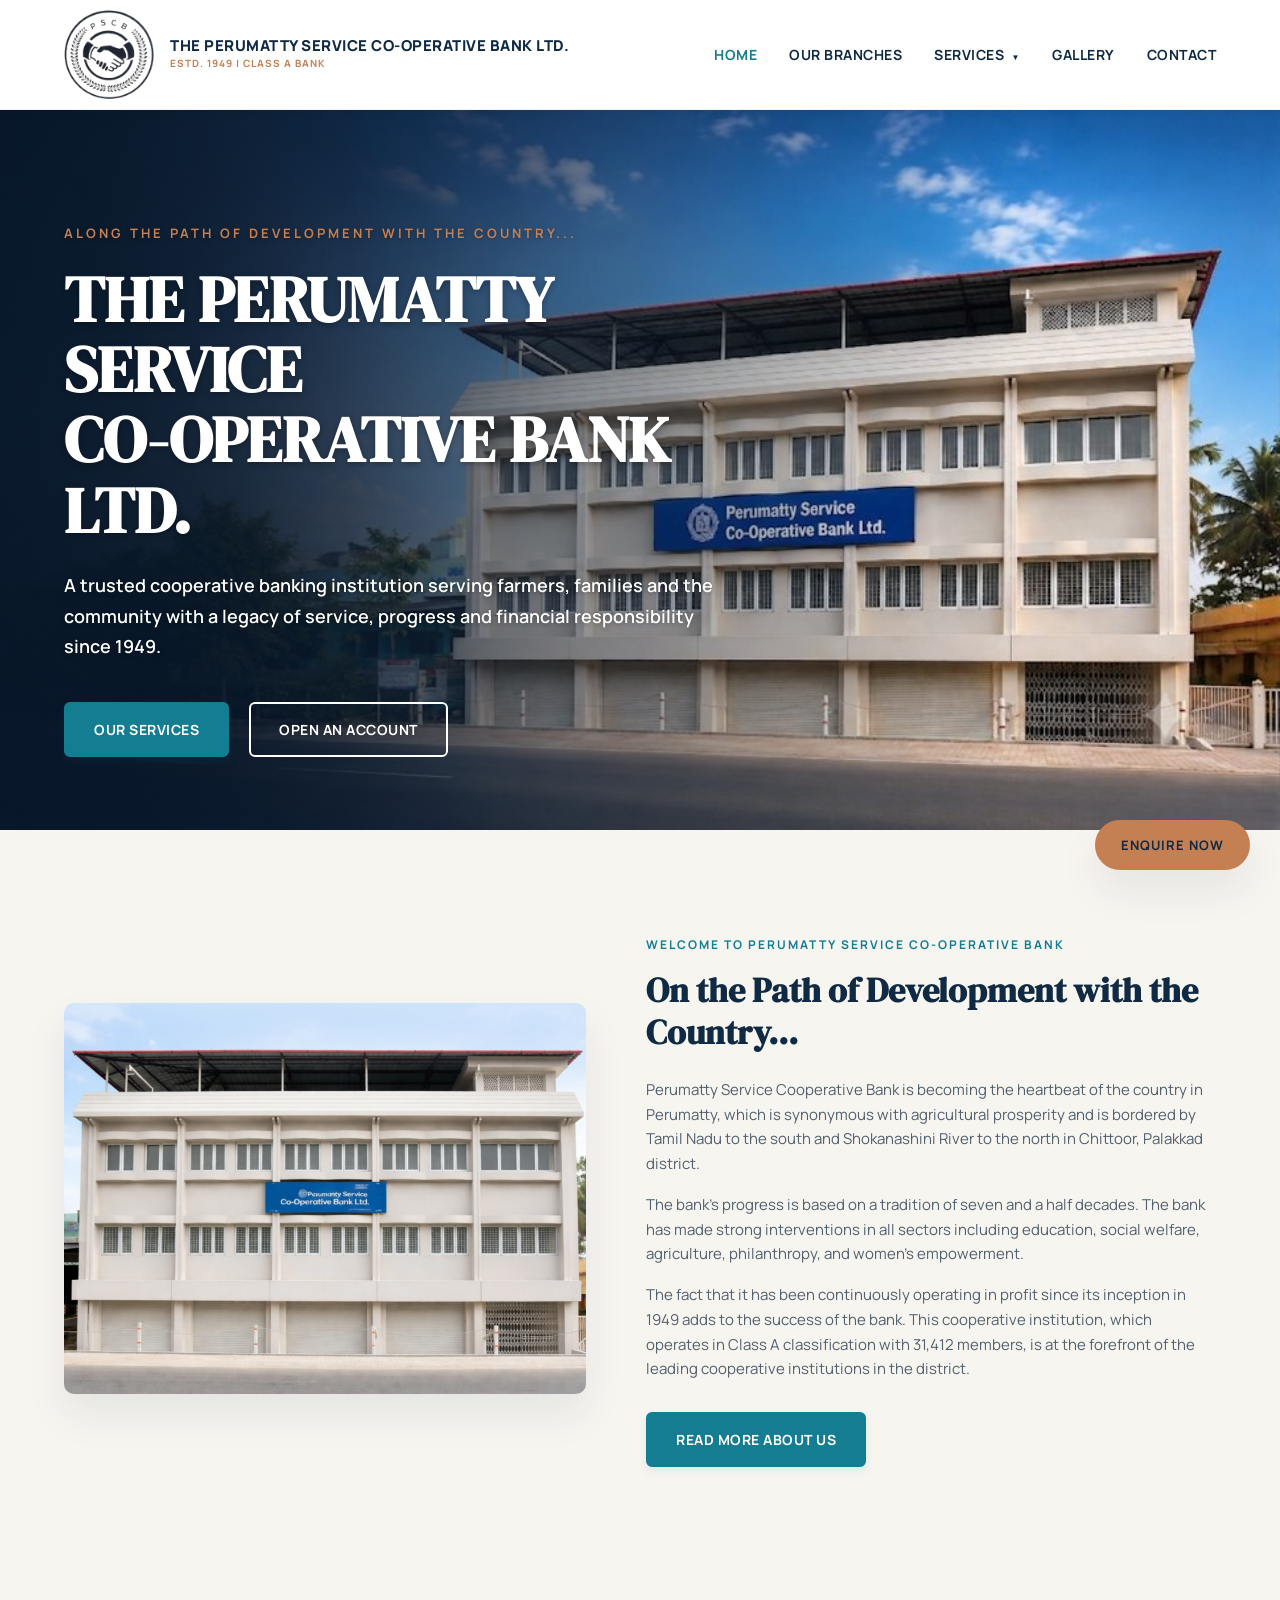
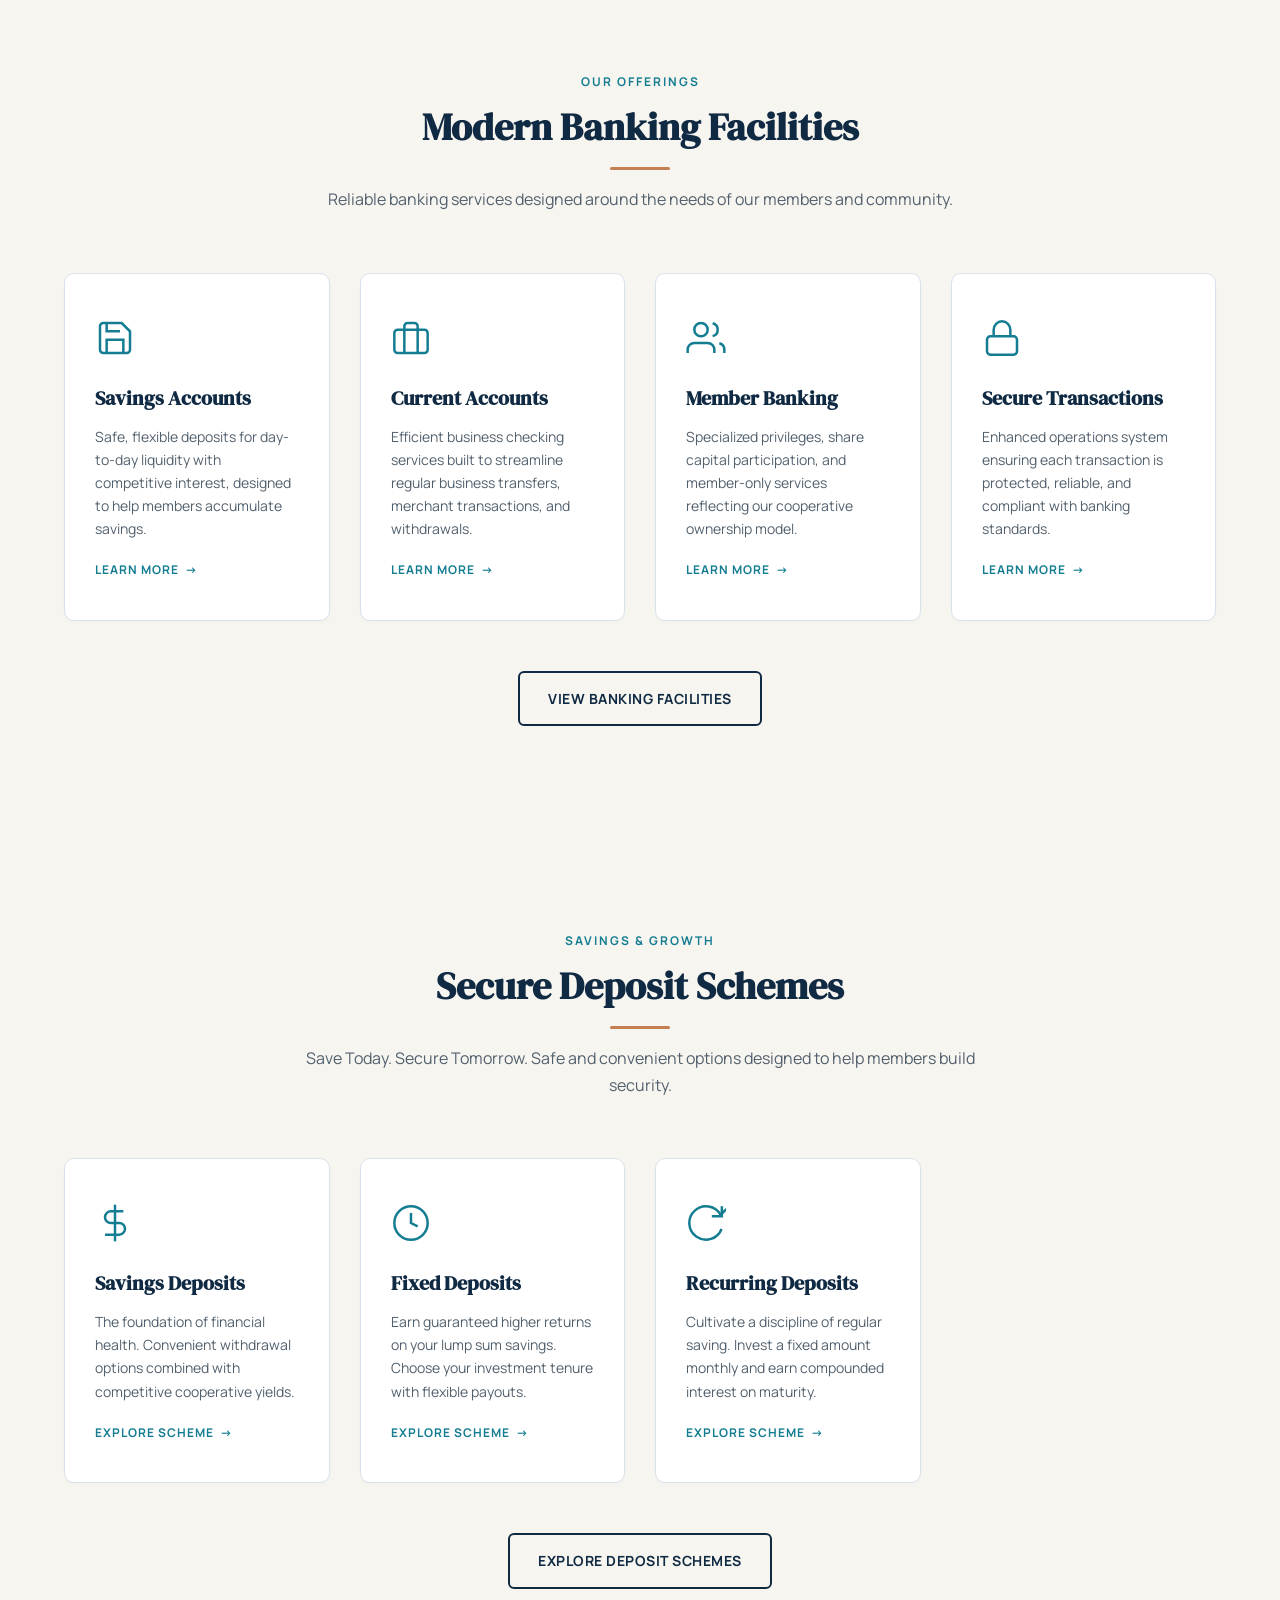
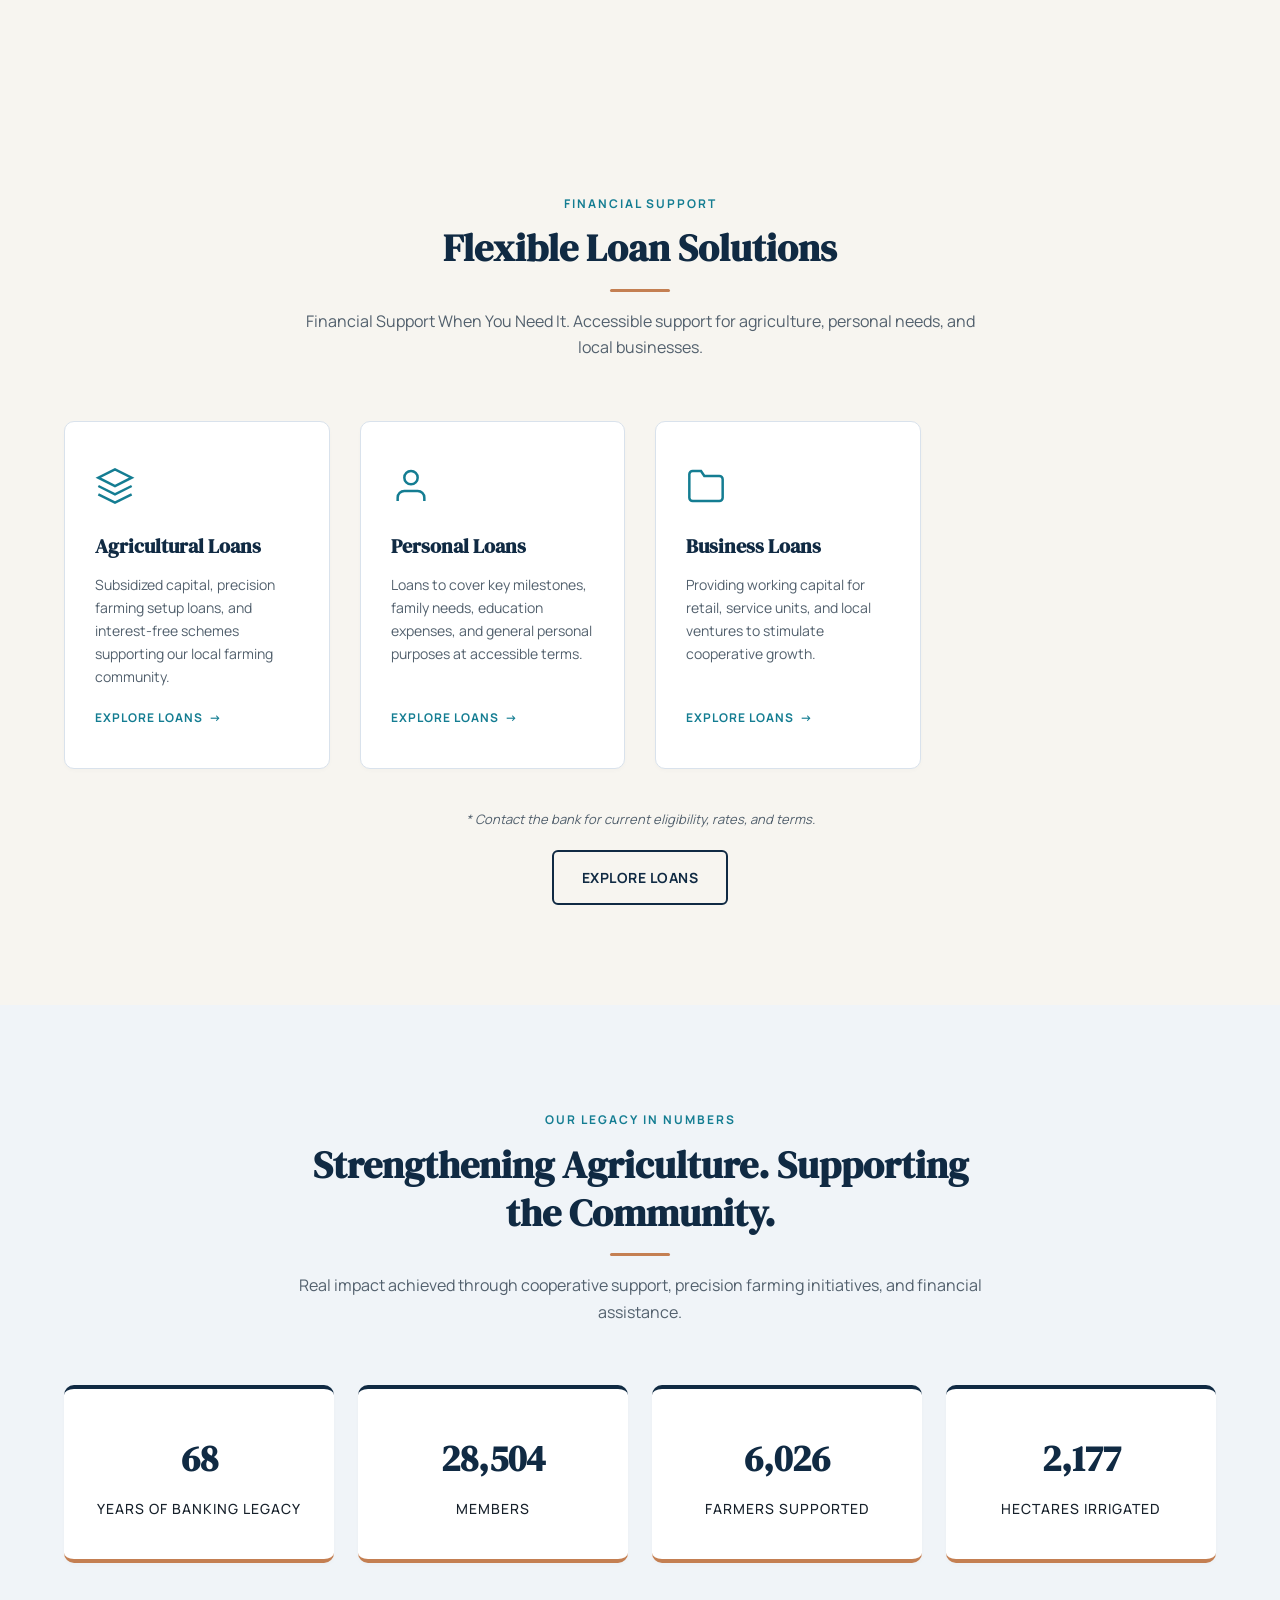
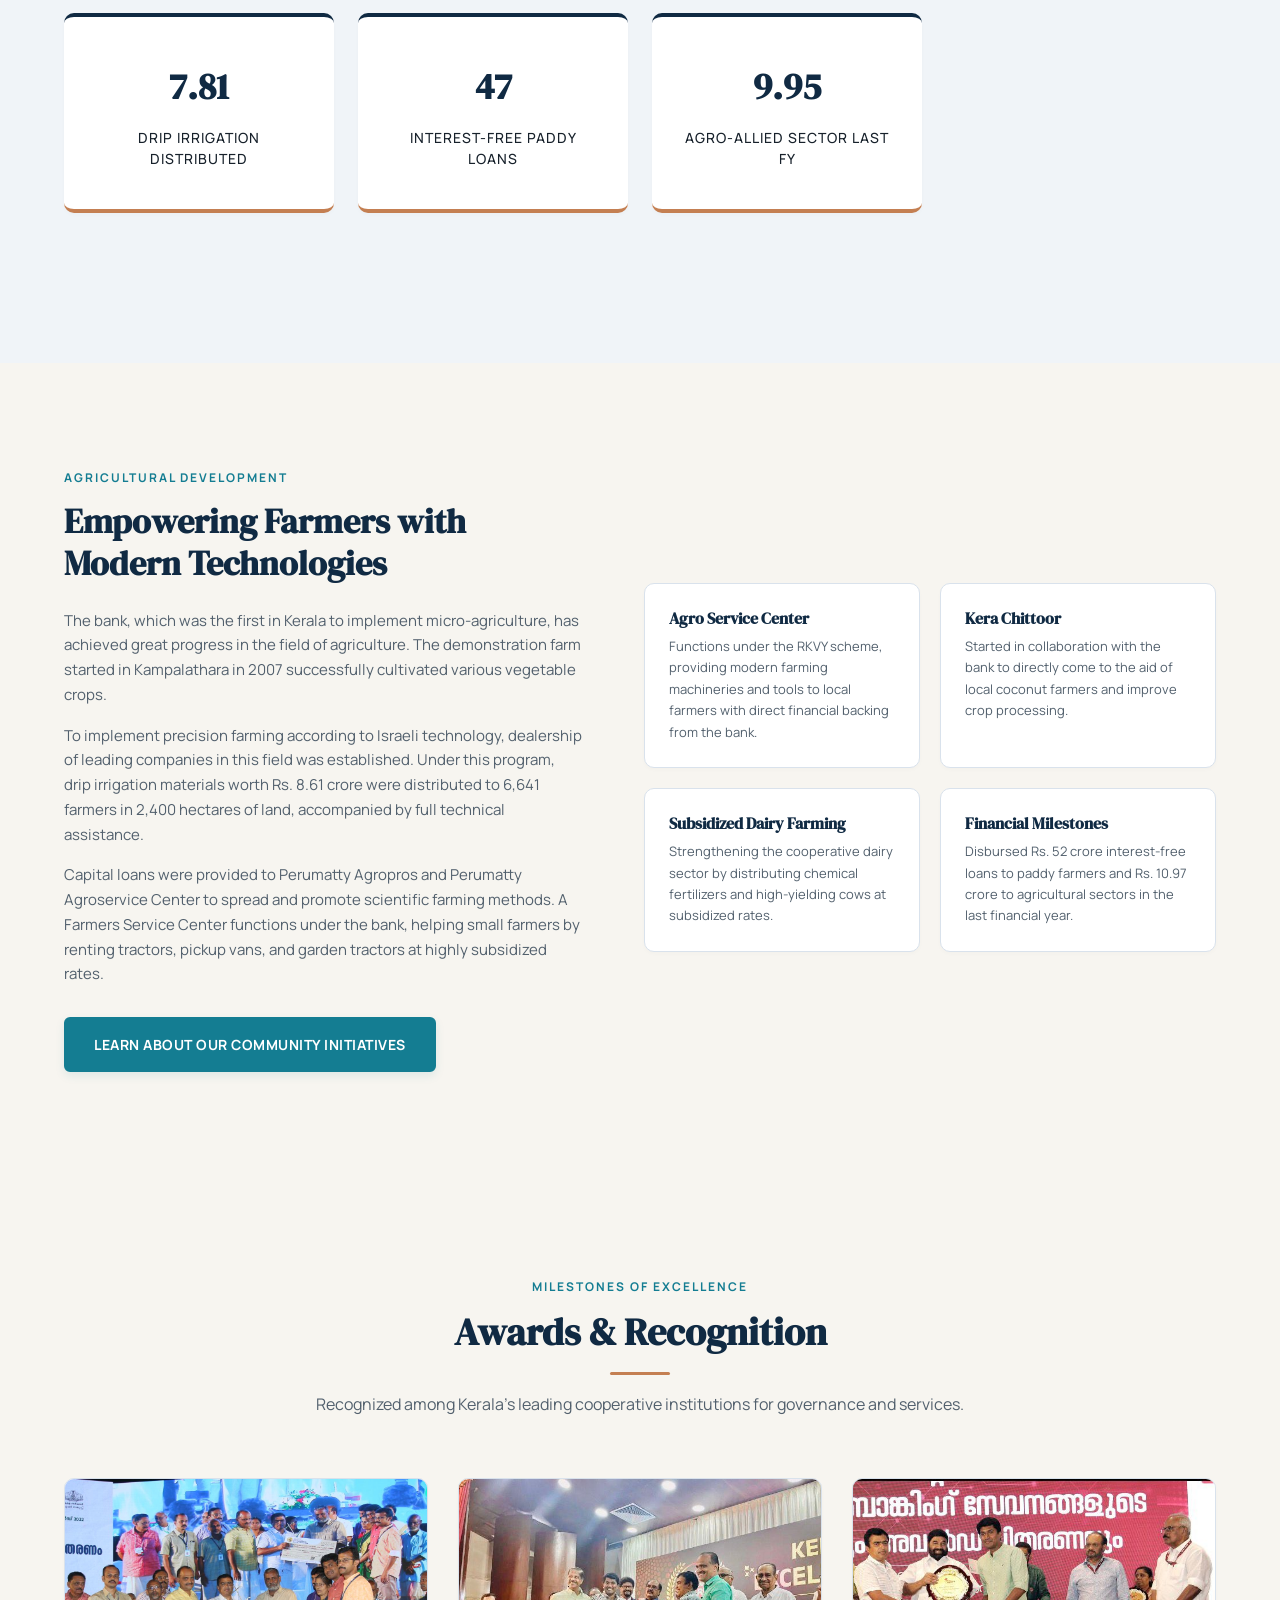
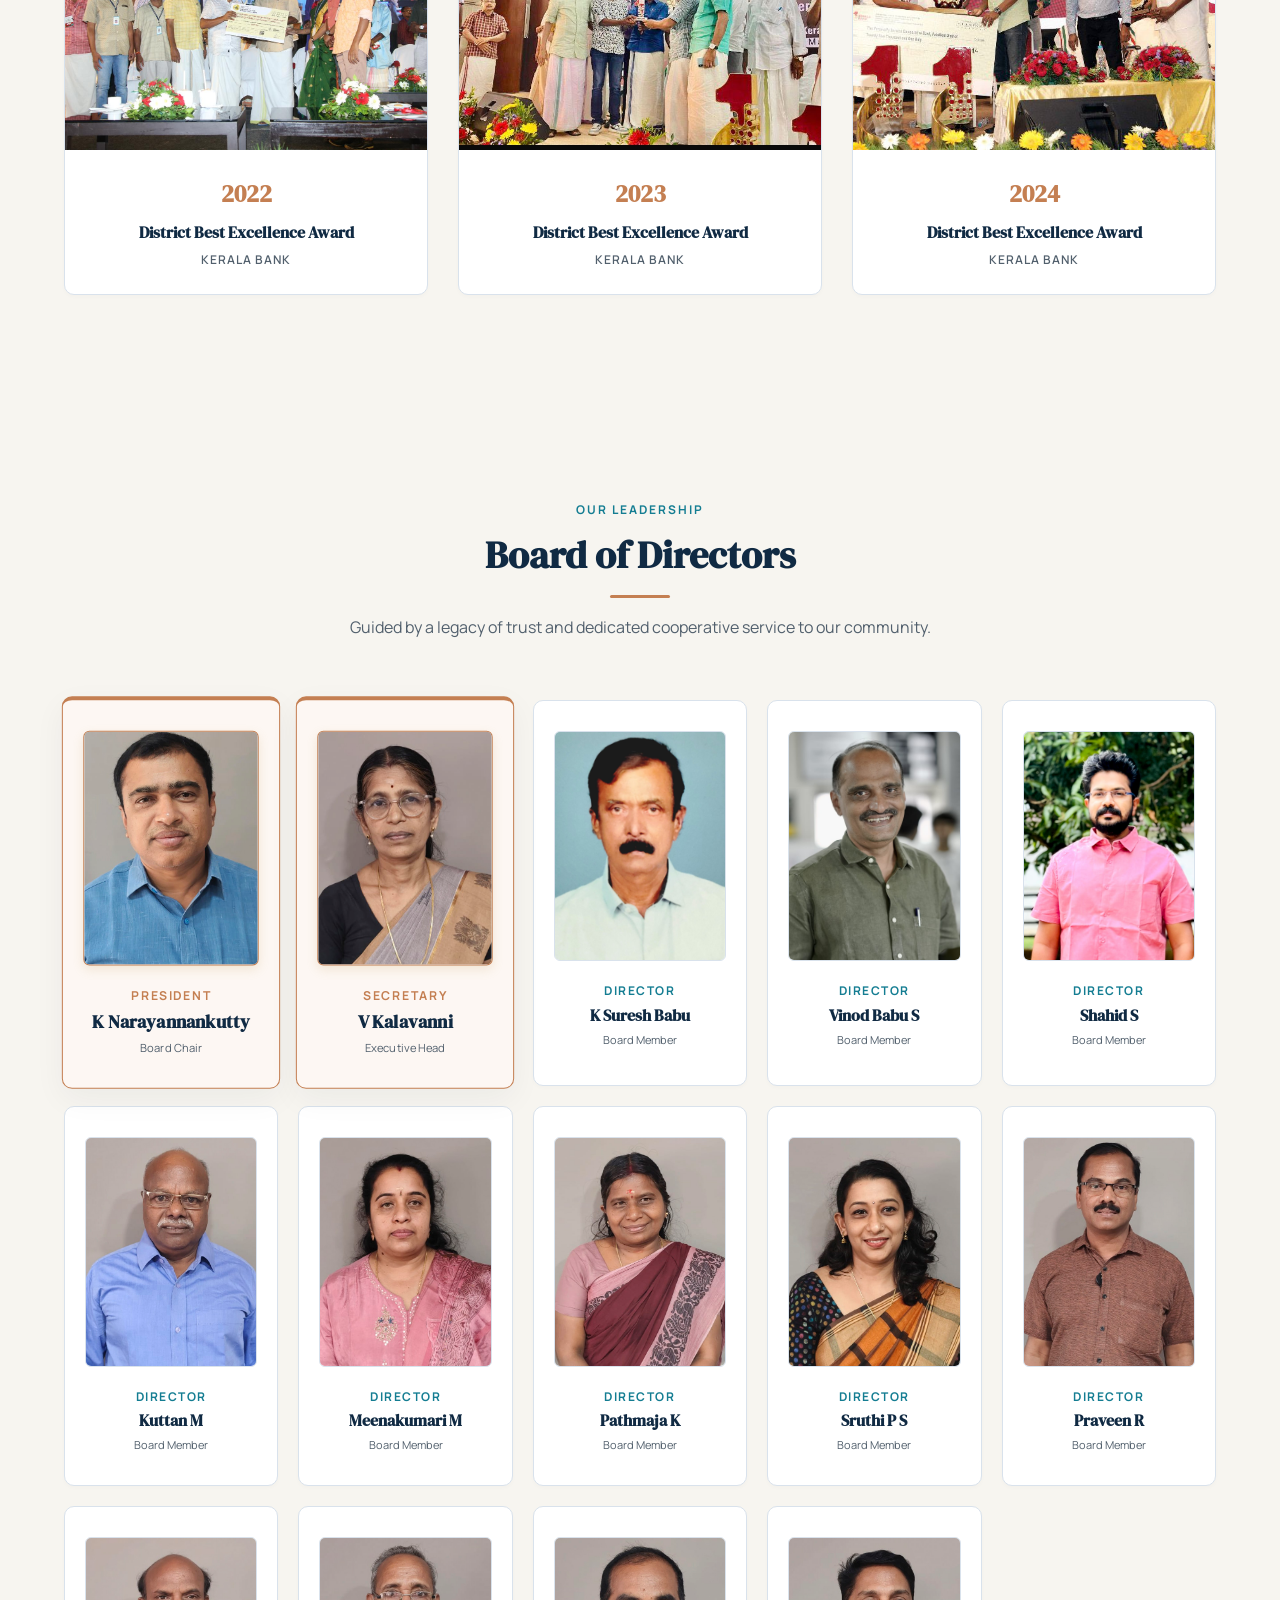
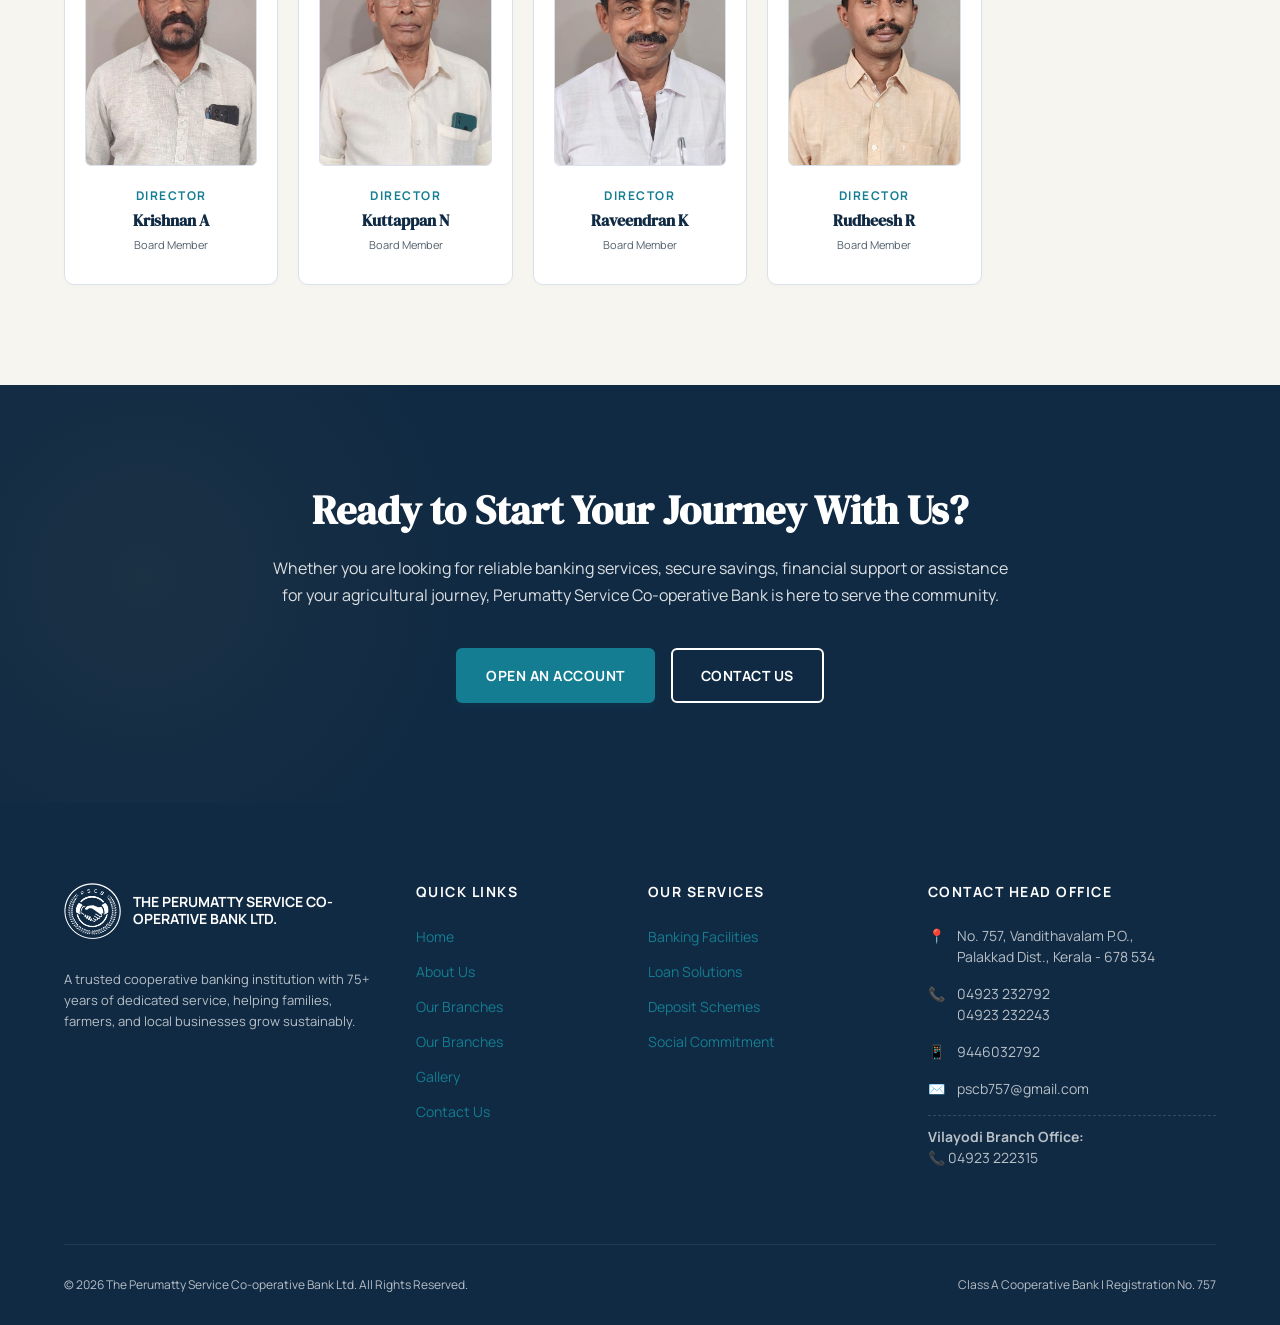
<file: index.html>
<!DOCTYPE html>
<html lang="en">
<head>
    <meta charset="UTF-8">
    <meta name="viewport" content="width=device-width, initial-scale=1.0">
    <title>Perumatty Bank | Perumatty Service Cooperative Bank Ltd. Palakkad</title>
    <meta name="description" content="Welcome to Perumatty Service Cooperative Bank Ltd., a premier Class A bank in Palakkad, Kerala since 1949. Explore crop loans, deposits, and digital support.">
    
    <!-- SEO and Canonical Meta Tags -->
    <link rel="canonical" href="https://perumattyscb.in/">
    
    <!-- Open Graph / Facebook -->
    <meta property="og:type" content="website">
    <meta property="og:url" content="https://perumattyscb.in/">
    <meta property="og:title" content="Perumatty Bank | Perumatty Service Cooperative Bank Ltd. Palakkad">
    <meta property="og:description" content="Welcome to Perumatty Service Cooperative Bank Ltd., a premier Class A bank in Palakkad, Kerala since 1949. Explore crop loans, deposits, and digital support.">
    <meta property="og:image" content="https://perumattyscb.in/assets/hero-bank-new.jpg">
    <meta property="og:locale" content="en_US">
    <meta property="og:site_name" content="Perumatty Service Cooperative Bank Ltd.">
    
    <!-- Twitter -->
    <meta name="twitter:card" content="summary_large_image">
    <meta name="twitter:url" content="https://perumattyscb.in/">
    <meta name="twitter:title" content="Perumatty Bank | Perumatty Service Cooperative Bank Ltd. Palakkad">
    <meta name="twitter:description" content="Welcome to Perumatty Service Cooperative Bank Ltd., a premier Class A bank in Palakkad, Kerala since 1949. Explore crop loans, deposits, and digital support.">
    <meta name="twitter:image" content="https://perumattyscb.in/assets/hero-bank-new.jpg">
    
    <!-- JSON-LD Structured Data Schema -->
    <script type="application/ld+json">
    {
      "@context": "https://schema.org",
      "@graph": [
        {
          "@type": "WebSite",
          "@id": "https://perumattyscb.in/#website",
          "url": "https://perumattyscb.in/",
          "name": "Perumatty Service Cooperative Bank Ltd.",
          "description": "A trusted cooperative banking institution serving farmers, families and the community in Perumatty, Palakkad, Kerala since 1949."
        },
        {
          "@type": "FinancialService",
          "@id": "https://perumattyscb.in/#localbusiness",
          "name": "Perumatty Service Cooperative Bank Ltd.",
          "alternateName": "Perumatty Service Co-operative Bank Ltd.",
          "image": "https://perumattyscb.in/assets/hero-bank-new.jpg",
          "telephone": "04923232792",
          "email": "pscb757@gmail.com",
          "url": "https://perumattyscb.in/",
          "address": {
            "@type": "PostalAddress",
            "streetAddress": "No. 757, Vandithavalam P.O.",
            "addressLocality": "Perumatty, Chittur, Palakkad",
            "addressRegion": "Kerala",
            "postalCode": "678534",
            "addressCountry": "IN"
          },
          "geo": {
            "@type": "GeoCoordinates",
            "latitude": 10.722394,
            "longitude": 76.812391
          },
          "priceRange": "$$",
          "paymentAccepted": "Cash, Cheque, Credit Card, Debit Card",
          "openingHoursSpecification": {
            "@type": "OpeningHoursSpecification",
            "dayOfWeek": [
              "Monday",
              "Tuesday",
              "Wednesday",
              "Thursday",
              "Friday",
              "Saturday"
            ],
            "opens": "10:00",
            "closes": "16:00"
          }
        }
      ]
    }
    </script>
    
    <!-- Stylesheets -->
    <link rel="stylesheet" href="css/style.css">
</head>
<body class="home-page">

    <!-- Sticky Navigation Bar -->
    <header class="navbar">
        <div class="container">
            <a href="index.html" class="nav-brand">
                <div class="logo-container">
                    <img src="assets/logo.png" alt="Perumatty Service Cooperative Bank logo" alt="Perumatty Bank Logo">
                </div>
                <div class="brand-names">
                    <span class="brand-title-full">THE PERUMATTY SERVICE CO-OPERATIVE BANK LTD.</span>
                    <span class="brand-subtitle-full">ESTD. 1949 | CLASS A BANK</span>
                </div>
            </a>
            
            <nav>
                <ul class="nav-menu">
                    <li class="nav-item"><a href="index.html" class="nav-link active">Home</a></li>
                    <li class="nav-item"><a href="branches.html" class="nav-link">Our Branches</a></li>
                    <li class="nav-item dropdown">
                        <a class="nav-link">Services <span class="dropdown-icon">▼</span></a>
                        <div class="dropdown-menu">
                            <a href="services/banking-facilities.html" class="dropdown-link">Banking Facilities</a>
                            <a href="services/loans.html" class="dropdown-link">Loans</a>
                            <a href="services/deposits.html" class="dropdown-link">Deposits</a>
                            <a href="services/social-committed-presence.html" class="dropdown-link">Social Committed Presence</a>
                        </div>
                    </li>
                    <li class="nav-item"><a href="gallery.html" class="nav-link">Gallery</a></li>
                    <li class="nav-item"><a href="contact.html" class="nav-link">Contact</a></li>
                </ul>
            </nav>

            <button class="hamburger" aria-label="Toggle Navigation Menu">
                <span></span>
                <span></span>
                <span></span>
            </button>
        </div>
    </header>
    
    <!-- Navbar Spacer to prevent content jump -->
    <div class="navbar-spacer"></div>

    <!-- Hero Banner (Clean, Premium Coloured Background) -->
    <section class="hero">
        <div class="hero-overlay"></div>
        <div class="container" style="height: 100%;">
            <div class="hero-content">
                <div class="hero-text-box">
                    <p class="hero-eyebrow">ALONG THE PATH OF DEVELOPMENT WITH THE COUNTRY...</p>
                    <h1 class="hero-title">THE PERUMATTY SERVICE<br>CO-OPERATIVE BANK LTD.</h1>
                    <p class="hero-desc">A trusted cooperative banking institution serving farmers, families and the community with a legacy of service, progress and financial responsibility since 1949.</p>
                    <div class="hero-actions">
                        <a href="services/banking-facilities.html" class="btn btn-accent">OUR SERVICES</a>
                        <a href="#enquiry" class="btn btn-outline-white trigger-enquiry" data-service="General Enquiry">OPEN AN ACCOUNT</a>
                    </div>
                </div>
            </div>
        </div>
    </section>

    <!-- Welcome Section -->
    <section class="section section-bg-white reveal">
        <div class="container">
            <div class="welcome-grid">
                <div class="welcome-img-container">
                    <img src="assets/welcome-bank.jpg" alt="Perumatty Service Cooperative Bank building and main office in Palakkad, Kerala" alt="Perumatty Bank Main Building">
                </div>
                <div class="welcome-content">
                    <span class="eyebrow">Welcome to Perumatty Service Co-operative Bank</span>
                    <h2>On the Path of Development with the Country...</h2>
                    <div class="welcome-text">
                        <p>Perumatty Service Cooperative Bank is becoming the heartbeat of the country in Perumatty, which is synonymous with agricultural prosperity and is bordered by Tamil Nadu to the south and Shokanashini River to the north in Chittoor, Palakkad district.</p>
                        <p>The bank's progress is based on a tradition of seven and a half decades. The bank has made strong interventions in all sectors including education, social welfare, agriculture, philanthropy, and women's empowerment.</p>
                        <p>The fact that it has been continuously operating in profit since its inception in 1949 adds to the success of the bank. This cooperative institution, which operates in Class A classification with 31,412 members, is at the forefront of the leading cooperative institutions in the district.</p>
                    </div>
                    <a href="about.html" class="btn btn-primary">Read More About Us</a>
                </div>
            </div>
        </div>
    </section>

    <!-- Modern Banking Facilities -->
    <section id="services" class="section section-bg-light reveal">
        <div class="container">
            <div class="section-header">
                <span class="eyebrow">Our Offerings</span>
                <h2 class="section-title">Modern Banking Facilities</h2>
                <p class="section-subtitle">Reliable banking services designed around the needs of our members and community.</p>
            </div>
            
            <div class="card-grid">
                <!-- Card 1 -->
                <div class="card">
                    <div class="card-icon">
                        <svg viewBox="0 0 24 24"><path d="M19 21H5a2 2 0 0 1-2-2V5a2 2 0 0 1 2-2h11l5 5v11a2 2 0 0 1-2 2z"></path><polyline points="17 21 17 13 7 13 7 21"></polyline><polyline points="7 3 7 8 15 8"></polyline></svg>
                    </div>
                    <h3 class="card-title">Savings Accounts</h3>
                    <p class="card-desc">Safe, flexible deposits for day-to-day liquidity with competitive interest, designed to help members accumulate savings.</p>
                    <a href="services/banking-facilities.html" class="card-link">Learn More</a>
                </div>
                <!-- Card 2 -->
                <div class="card">
                    <div class="card-icon">
                        <svg viewBox="0 0 24 24"><rect x="2" y="7" width="20" height="14" rx="2" ry="2"></rect><path d="M16 21V5a2 2 0 0 0-2-2h-4a2 2 0 0 0-2 2v16"></path></svg>
                    </div>
                    <h3 class="card-title">Current Accounts</h3>
                    <p class="card-desc">Efficient business checking services built to streamline regular business transfers, merchant transactions, and withdrawals.</p>
                    <a href="services/banking-facilities.html" class="card-link">Learn More</a>
                </div>
                <!-- Card 3 -->
                <div class="card">
                    <div class="card-icon">
                        <svg viewBox="0 0 24 24"><path d="M17 21v-2a4 4 0 0 0-4-4H5a4 4 0 0 0-4 4v2"></path><circle cx="9" cy="7" r="4"></circle><path d="M23 21v-2a4 4 0 0 0-3-3.87"></path><path d="M16 3.13a4 4 0 0 1 0 7.75"></path></svg>
                    </div>
                    <h3 class="card-title">Member Banking</h3>
                    <p class="card-desc">Specialized privileges, share capital participation, and member-only services reflecting our cooperative ownership model.</p>
                    <a href="services/banking-facilities.html" class="card-link">Learn More</a>
                </div>
                <!-- Card 4 -->
                <div class="card">
                    <div class="card-icon">
                        <svg viewBox="0 0 24 24"><rect x="3" y="11" width="18" height="11" rx="2" ry="2"></rect><path d="M7 11V7a5 5 0 0 1 10 0v4"></path></svg>
                    </div>
                    <h3 class="card-title">Secure Transactions</h3>
                    <p class="card-desc">Enhanced operations system ensuring each transaction is protected, reliable, and compliant with banking standards.</p>
                    <a href="services/banking-facilities.html" class="card-link">Learn More</a>
                </div>
            </div>
            
            <div class="section-bottom-action" style="text-align: center; margin-top: 50px;">
                <a href="services/banking-facilities.html" class="btn btn-secondary">View Banking Facilities</a>
            </div>
        </div>
    </section>

    <!-- Secure Deposit Schemes -->
    <section class="section section-bg-white reveal">
        <div class="container">
            <div class="section-header">
                <span class="eyebrow">Savings & Growth</span>
                <h2 class="section-title">Secure Deposit Schemes</h2>
                <p class="section-subtitle">Save Today. Secure Tomorrow. Safe and convenient options designed to help members build security.</p>
            </div>

            <div class="card-grid">
                <div class="card">
                    <div class="card-icon">
                        <svg viewBox="0 0 24 24"><line x1="12" y1="1" x2="12" y2="23"></line><path d="M17 5H9.5a3.5 3.5 0 0 0 0 7h5a3.5 3.5 0 0 1 0 7H6"></path></svg>
                    </div>
                    <h3 class="card-title">Savings Deposits</h3>
                    <p class="card-desc">The foundation of financial health. Convenient withdrawal options combined with competitive cooperative yields.</p>
                    <a href="services/deposits.html" class="card-link">Explore Scheme</a>
                </div>
                <div class="card">
                    <div class="card-icon">
                        <svg viewBox="0 0 24 24"><circle cx="12" cy="12" r="10"></circle><polyline points="12 6 12 12 16 14"></polyline></svg>
                    </div>
                    <h3 class="card-title">Fixed Deposits</h3>
                    <p class="card-desc">Earn guaranteed higher returns on your lump sum savings. Choose your investment tenure with flexible payouts.</p>
                    <a href="services/deposits.html" class="card-link">Explore Scheme</a>
                </div>
                <div class="card">
                    <div class="card-icon">
                        <svg viewBox="0 0 24 24"><path d="M21.5 2v6h-6M21.34 15.57a10 10 0 1 1-.57-8.38l5.67-5.67"></path></svg>
                    </div>
                    <h3 class="card-title">Recurring Deposits</h3>
                    <p class="card-desc">Cultivate a discipline of regular saving. Invest a fixed amount monthly and earn compounded interest on maturity.</p>
                    <a href="services/deposits.html" class="card-link">Explore Scheme</a>
                </div>
            </div>

            <div class="section-bottom-action" style="text-align: center; margin-top: 50px;">
                <a href="services/deposits.html" class="btn btn-secondary">Explore Deposit Schemes</a>
            </div>
        </div>
    </section>

    <!-- Flexible Loan Solutions -->
    <section class="section section-bg-light reveal">
        <div class="container">
            <div class="section-header">
                <span class="eyebrow">Financial Support</span>
                <h2 class="section-title">Flexible Loan Solutions</h2>
                <p class="section-subtitle">Financial Support When You Need It. Accessible support for agriculture, personal needs, and local businesses.</p>
            </div>

            <div class="card-grid">
                <div class="card">
                    <div class="card-icon">
                        <svg viewBox="0 0 24 24"><path d="M12 2L2 7l10 5 10-5-10-5zM2 17l10 5 10-5M2 12l10 5 10-5"></path></svg>
                    </div>
                    <h3 class="card-title">Agricultural Loans</h3>
                    <p class="card-desc">Subsidized capital, precision farming setup loans, and interest-free schemes supporting our local farming community.</p>
                    <a href="services/loans.html" class="card-link">Explore Loans</a>
                </div>
                <div class="card">
                    <div class="card-icon">
                        <svg viewBox="0 0 24 24"><path d="M20 21v-2a4 4 0 0 0-4-4H8a4 4 0 0 0-4 4v2"></path><circle cx="12" cy="7" r="4"></circle></svg>
                    </div>
                    <h3 class="card-title">Personal Loans</h3>
                    <p class="card-desc">Loans to cover key milestones, family needs, education expenses, and general personal purposes at accessible terms.</p>
                    <a href="services/loans.html" class="card-link">Explore Loans</a>
                </div>
                <div class="card">
                    <div class="card-icon">
                        <svg viewBox="0 0 24 24"><path d="M22 19a2 2 0 0 1-2 2H4a2 2 0 0 1-2-2V5a2 2 0 0 1 2-2h5l2 3h9a2 2 0 0 1 2 2z"></path></svg>
                    </div>
                    <h3 class="card-title">Business Loans</h3>
                    <p class="card-desc">Providing working capital for retail, service units, and local ventures to stimulate cooperative growth.</p>
                    <a href="services/loans.html" class="card-link">Explore Loans</a>
                </div>
            </div>

            <div class="section-bottom-action" style="max-width: 600px; margin: 40px auto 0 auto; text-align: center;">
                <p style="font-size: 13px; color: var(--text-muted); font-style: italic; margin-bottom: 20px;">
                    * Contact the bank for current eligibility, rates, and terms.
                </p>
                <a href="services/loans.html" class="btn btn-secondary">Explore Loans</a>
            </div>
        </div>
    </section>

    <!-- Agriculture & Community Impact -->
    <section class="section section-bg-primary-light reveal">
        <div class="container">
            <div class="section-header">
                <span class="eyebrow">Our Legacy in Numbers</span>
                <h2 class="section-title">Strengthening Agriculture. Supporting the Community.</h2>
                <p class="section-subtitle">Real impact achieved through cooperative support, precision farming initiatives, and financial assistance.</p>
            </div>

            <div class="stats-grid">
                <div class="stat-card">
                    <div class="stat-number" data-target="75" data-suffix="+">0</div>
                    <div class="stat-label">Years of Banking Legacy</div>
                </div>
                <div class="stat-card">
                    <div class="stat-number" data-target="31412">0</div>
                    <div class="stat-label">Members</div>
                </div>
                <div class="stat-card">
                    <div class="stat-number" data-target="6641">0</div>
                    <div class="stat-label">Farmers Supported</div>
                </div>
                <div class="stat-card">
                    <div class="stat-number" data-target="2400">0</div>
                    <div class="stat-label">Hectares Irrigated</div>
                </div>
            </div>

            <div class="stats-grid">
                <div class="stat-card">
                    <div class="stat-number" data-target="8.61" data-decimals="2" data-prefix="₹" data-suffix=" Cr">0</div>
                    <div class="stat-label">Drip Irrigation Distributed</div>
                </div>
                <div class="stat-card">
                    <div class="stat-number" data-target="52" data-prefix="₹" data-suffix=" Cr">0</div>
                    <div class="stat-label">Interest-Free Paddy Loans</div>
                </div>
                <div class="stat-card">
                    <div class="stat-number" data-target="10.97" data-decimals="2" data-prefix="₹" data-suffix=" Cr">0</div>
                    <div class="stat-label">Agro-Allied Sector last FY</div>
                </div>
            </div>
        </div>
    </section>

    <!-- Agricultural Development Content Section -->
    <section class="section section-bg-white reveal">
        <div class="container">
            <div class="editorial-grid">
                <div class="editorial-content">
                    <span class="eyebrow">Agricultural Development</span>
                    <h2>Empowering Farmers with Modern Technologies</h2>
                    <div class="editorial-text">
                        <p>The bank, which was the first in Kerala to implement micro-agriculture, has achieved great progress in the field of agriculture. The demonstration farm started in Kampalathara in 2007 successfully cultivated various vegetable crops.</p>
                        <p>To implement precision farming according to Israeli technology, dealership of leading companies in this field was established. Under this program, drip irrigation materials worth Rs. 8.61 crore were distributed to 6,641 farmers in 2,400 hectares of land, accompanied by full technical assistance.</p>
                        <p>Capital loans were provided to Perumatty Agropros and Perumatty Agroservice Center to spread and promote scientific farming methods. A Farmers Service Center functions under the bank, helping small farmers by renting tractors, pickup vans, and garden tractors at highly subsidized rates.</p>
                    </div>
                    <a href="services/social-committed-presence.html" class="btn btn-primary">Learn About Our Community Initiatives</a>
                </div>
                <div class="editorial-cards">
                    <div class="editorial-mini-card">
                        <h4>Agro Service Center</h4>
                        <p>Functions under the RKVY scheme, providing modern farming machineries and tools to local farmers with direct financial backing from the bank.</p>
                    </div>
                    <div class="editorial-mini-card">
                        <h4>Kera Chittoor</h4>
                        <p>Started in collaboration with the bank to directly come to the aid of local coconut farmers and improve crop processing.</p>
                    </div>
                    <div class="editorial-mini-card">
                        <h4>Subsidized Dairy Farming</h4>
                        <p>Strengthening the cooperative dairy sector by distributing chemical fertilizers and high-yielding cows at subsidized rates.</p>
                    </div>
                    <div class="editorial-mini-card">
                        <h4>Financial Milestones</h4>
                        <p>Disbursed Rs. 52 crore interest-free loans to paddy farmers and Rs. 10.97 crore to agricultural sectors in the last financial year.</p>
                    </div>
                </div>
            </div>
        </div>
    </section>

    <!-- Awards & Recognition Section -->
    <section class="section section-bg-light reveal">
        <div class="container">
            <div class="section-header">
                <span class="eyebrow">Milestones of Excellence</span>
                <h2 class="section-title">Awards & Recognition</h2>
                <p class="section-subtitle">Recognized among Kerala's leading cooperative institutions for governance and services.</p>
            </div>

            <div class="awards-grid">
                <!-- Award 1 -->
                <div class="award-card">
                    <div class="award-img-container slideshow">
                        <img src="assets/award-2022.jpg" alt="Kerala Bank Cooperative Excellence Award 2022 received by Perumatty Bank" alt="Excellence Award 2022 - Trophy" class="active">
                        <img src="assets/award-new.jpg" alt="District Cooperative Bank Excellence Award certificate" alt="Excellence Award 2022 - Certificate">
                    </div>
                    <div class="award-info">
                        <div class="award-year">2022</div>
                        <h4 class="award-title">District Best Excellence Award</h4>
                        <div class="award-issuer">Kerala Bank</div>
                    </div>
                </div>
                <!-- Award 2 -->
                <div class="award-card">
                    <div class="award-img-container">
                        <img src="assets/award-2023.jpg" alt="District Best Cooperative Bank Excellence Award 2023 trophy" alt="Excellence Award 2023">
                    </div>
                    <div class="award-info">
                        <div class="award-year">2023</div>
                        <h4 class="award-title">District Best Excellence Award</h4>
                        <div class="award-issuer">Kerala Bank</div>
                    </div>
                </div>
                <!-- Award 3 -->
                <div class="award-card">
                    <div class="award-img-container">
                        <img src="assets/award-2024.jpg" alt="Best Cooperative Bank Excellence Award 2024 ceremony" alt="Excellence Award 2024">
                    </div>
                    <div class="award-info">
                        <div class="award-year">2024</div>
                        <h4 class="award-title">District Best Excellence Award</h4>
                        <div class="award-issuer">Kerala Bank</div>
                    </div>
                </div>
            </div>
        </div>
    </section>

    <!-- Board of Directors Section -->
    <section class="section section-bg-white reveal">
        <div class="container">
            <div class="section-header">
                <span class="eyebrow">Our Leadership</span>
                <h2 class="section-title">Board of Directors</h2>
                <p class="section-subtitle">Guided by a legacy of trust and dedicated cooperative service to our community.</p>
            </div>

            <div class="directors-grid">
                <!-- President (Prominent Card) -->
                <div class="director-card prominent">
                    <div class="director-photo-container">
                        <img src="https://i.ibb.co/JjmQRvX8/president.jpg" onerror="this.onerror=null;this.src='assets/president.jpg';" alt="K Narayannankutty, President of Perumatty Service Cooperative Bank in Palakkad, Kerala" class="director-photo">
                    </div>
                    <div class="director-position">President</div>
                    <h4 class="director-name">K Narayannankutty</h4>
                    <div class="director-designation">Board Chair</div>
                </div>

                <!-- Secretary (Prominent Card) -->
                <div class="director-card prominent">
                    <div class="director-photo-container">
                        <img src="https://i.ibb.co/zTc7wk5X/secretary.jpg" onerror="this.onerror=null;this.src='assets/secretary.jpg';" alt="V Kalavanni, Secretary and Executive Head of Perumatty Service Cooperative Bank" class="director-photo">
                    </div>
                    <div class="director-position">Secretary</div>
                    <h4 class="director-name">V Kalavanni</h4>
                    <div class="director-designation">Executive Head</div>
                </div>

                <!-- Director 1 -->
                <div class="director-card">
                    <div class="director-photo-container">
                        <img src="https://i.ibb.co/ZpTvKVPm/Screenshot-2026-11-17-133156.png" onerror="this.onerror=null;this.src='assets/director-suresh-babu.png';" alt="K Suresh Babu, Board Director of Perumatty Service Cooperative Bank" class="director-photo">
                    </div>
                    <div class="director-position">Director</div>
                    <h4 class="director-name">K Suresh Babu</h4>
                    <div class="director-designation">Board Member</div>
                </div>

                <!-- Director 2 -->
                <div class="director-card">
                    <div class="director-photo-container">
                        <img src="https://i.ibb.co/0VqXHcPw/director-vinod-babu.jpg" onerror="this.onerror=null;this.src='assets/director-vinod-babu.jpg';" alt="Vinod Babu S, Board Director of Perumatty Service Cooperative Bank" class="director-photo">
                    </div>
                    <div class="director-position">Director</div>
                    <h4 class="director-name">Vinod Babu S</h4>
                    <div class="director-designation">Board Member</div>
                </div>

                <!-- Director 3 -->
                <div class="director-card">
                    <div class="director-photo-container">
                        <img src="https://i.ibb.co/0Rt8NnJ8/director-shahid.jpg" onerror="this.onerror=null;this.src='assets/director-shahid.jpg';" alt="Shahid S, Board Director of Perumatty Service Cooperative Bank" class="director-photo">
                    </div>
                    <div class="director-position">Director</div>
                    <h4 class="director-name">Shahid S</h4>
                    <div class="director-designation">Board Member</div>
                </div>

                <!-- Director 4 -->
                <div class="director-card">
                    <div class="director-photo-container">
                        <img src="https://i.ibb.co/Lz3h2BNQ/director-kuttan-m.jpg" onerror="this.onerror=null;this.src='assets/director-kuttan-m.jpg';" alt="Kuttan M, Board Director of Perumatty Service Cooperative Bank" class="director-photo">
                    </div>
                    <div class="director-position">Director</div>
                    <h4 class="director-name">Kuttan M</h4>
                    <div class="director-designation">Board Member</div>
                </div>

                <!-- Director 5 -->
                <div class="director-card">
                    <div class="director-photo-container">
                        <img src="https://i.ibb.co/4ZkWLM47/director-meenakumari-m.jpg" onerror="this.onerror=null;this.src='assets/director-meenakumari-m.jpg';" alt="Meenakumari M, Board Director of Perumatty Service Cooperative Bank" class="director-photo">
                    </div>
                    <div class="director-position">Director</div>
                    <h4 class="director-name">Meenakumari M</h4>
                    <div class="director-designation">Board Member</div>
                </div>

                <!-- Director 6 -->
                <div class="director-card">
                    <div class="director-photo-container">
                        <img src="https://i.ibb.co/B5CqjHKN/director-pathmaja-k.jpg" onerror="this.onerror=null;this.src='assets/director-pathmaja-k.jpg';" alt="Pathmaja K, Board Director of Perumatty Service Cooperative Bank" class="director-photo">
                    </div>
                    <div class="director-position">Director</div>
                    <h4 class="director-name">Pathmaja K</h4>
                    <div class="director-designation">Board Member</div>
                </div>

                <!-- Director 7 -->
                <div class="director-card">
                    <div class="director-photo-container">
                        <img src="https://i.ibb.co/4wX9dJ5z/director-sruthi-p-s.jpg" onerror="this.onerror=null;this.src='assets/director-sruthi-p-s.jpg';" alt="Sruthi P S, Board Director of Perumatty Service Cooperative Bank" class="director-photo">
                    </div>
                    <div class="director-position">Director</div>
                    <h4 class="director-name">Sruthi P S</h4>
                    <div class="director-designation">Board Member</div>
                </div>

                <!-- Director 8 -->
                <div class="director-card">
                    <div class="director-photo-container">
                        <img src="https://i.ibb.co/jZWdgCNb/director-praveen-r.jpg" onerror="this.onerror=null;this.src='assets/director-praveen-r.jpg';" alt="Praveen R, Board Director of Perumatty Service Cooperative Bank" class="director-photo">
                    </div>
                    <div class="director-position">Director</div>
                    <h4 class="director-name">Praveen R</h4>
                    <div class="director-designation">Board Member</div>
                </div>

                <!-- Director 9 -->
                <div class="director-card">
                    <div class="director-photo-container">
                        <img src="https://i.ibb.co/Z1BNfffL/director-krishnan-a.jpg" onerror="this.onerror=null;this.src='assets/director-krishnan-a.jpg';" alt="Krishnan A, Board Director of Perumatty Service Cooperative Bank" class="director-photo">
                    </div>
                    <div class="director-position">Director</div>
                    <h4 class="director-name">Krishnan A</h4>
                    <div class="director-designation">Board Member</div>
                </div>

                <!-- Director 10 -->
                <div class="director-card">
                    <div class="director-photo-container">
                        <img src="https://i.ibb.co/DP8nKHfn/director-kattappan-n.jpg" onerror="this.onerror=null;this.src='assets/director-kuttappan-n.jpg';" alt="Kuttappan N, Board Director of Perumatty Service Cooperative Bank" class="director-photo">
                    </div>
                    <div class="director-position">Director</div>
                    <h4 class="director-name">Kuttappan N</h4>
                    <div class="director-designation">Board Member</div>
                </div>

                <!-- Director 11 -->
                <div class="director-card">
                    <div class="director-photo-container">
                        <img src="https://i.ibb.co/TBBvzgYs/director-raveendran-k.jpg" onerror="this.onerror=null;this.src='assets/director-raveendran-k.jpg';" alt="Raveendran K, Board Director of Perumatty Service Cooperative Bank" class="director-photo">
                    </div>
                    <div class="director-position">Director</div>
                    <h4 class="director-name">Raveendran K</h4>
                    <div class="director-designation">Board Member</div>
                </div>

                <!-- Director 12 -->
                <div class="director-card">
                    <div class="director-photo-container">
                        <img src="https://i.ibb.co/PswnSZGf/director-rudheesh-r.jpg" onerror="this.onerror=null;this.src='assets/director-rudheesh-r.jpg';" alt="Rudheesh R, Board Director of Perumatty Service Cooperative Bank" class="director-photo">
                    </div>
                    <div class="director-position">Director</div>
                    <h4 class="director-name">Rudheesh R</h4>
                    <div class="director-designation">Board Member</div>
                </div>
            </div>
        </div>
    </section>

    <!-- Ready to Start Your Journey Section -->
    <section class="cta-section reveal">
        <div class="container">
            <div class="cta-content">
                <h2 class="cta-title">Ready to Start Your Journey With Us?</h2>
                <p class="cta-desc">Whether you are looking for reliable banking services, secure savings, financial support or assistance for your agricultural journey, Perumatty Service Co-operative Bank is here to serve the community.</p>
                <div class="cta-actions">
                    <a href="#enquiry" class="btn btn-accent trigger-enquiry" data-service="General Enquiry">Open An Account</a>
                    <a href="contact.html" class="btn btn-outline-white">Contact Us</a>
                </div>
            </div>
        </div>
    </section>

    <!-- Footer -->
    <footer class="footer">
        <div class="container">
            <div class="footer-grid">
                <!-- Col 1: Brand Info -->
                <div class="footer-logo-area">
                    <div class="footer-logo-row">
                        <div class="footer-logo-container">
                            <img src="assets/logo.png" alt="Perumatty Service Cooperative Bank logo" alt="Perumatty Bank Footer Logo">
                        </div>
                        <span class="footer-brand-title">THE PERUMATTY SERVICE CO-OPERATIVE BANK LTD.</span>
                    </div>
                    <p style="font-size: 13px; line-height: 1.6; margin-top: 10px;">A trusted cooperative banking institution with 75+ years of dedicated service, helping families, farmers, and local businesses grow sustainably.</p>
                </div>
                
                <!-- Col 2: Quick Links -->
                <div>
                    <h5>Quick Links</h5>
                    <ul class="footer-links-list">
                        <li class="footer-link-item"><a href="index.html">Home</a></li>
                        <li class="footer-link-item"><a href="about.html">About Us</a></li>
                        <li class="footer-link-item"><a href="branches.html">Our Branches</a></li>
                        <li class="footer-link-item"><a href="branches.html">Our Branches</a></li>
                        <li class="footer-link-item"><a href="gallery.html">Gallery</a></li>
                        <li class="footer-link-item"><a href="contact.html">Contact Us</a></li>
                    </ul>
                </div>
                
                <!-- Col 3: Services Links -->
                <div>
                    <h5>Our Services</h5>
                    <ul class="footer-links-list">
                        <li class="footer-link-item"><a href="services/banking-facilities.html">Banking Facilities</a></li>
                        <li class="footer-link-item"><a href="services/loans.html">Loan Solutions</a></li>
                        <li class="footer-link-item"><a href="services/deposits.html">Deposit Schemes</a></li>
                        <li class="footer-link-item"><a href="services/social-committed-presence.html">Social Commitment</a></li>
                    </ul>
                </div>
                
                <!-- Col 4: Contact Details -->
                <div>
                    <h5>Contact Head Office</h5>
                    <div class="footer-contact-item">
                        <div class="footer-contact-icon">📍</div>
                        <div><a href="https://share.google/sxB4sDEc3N90TOK0S" target="_blank" style="color: inherit; text-decoration: none;">No. 757, Vandithavalam P.O.,<br>Palakkad Dist., Kerala - 678 534</a></div>
                    </div>
                    <div class="footer-contact-item">
                        <div class="footer-contact-icon">📞</div>
                        <div>
                            <a href="tel:04923232792">04923 232792</a><br>
                            <a href="tel:04923232243">04923 232243</a>
                        </div>
                    </div>
                    <div class="footer-contact-item">
                        <div class="footer-contact-icon">📱</div>
                        <div><a href="tel:9446032792">9446032792</a></div>
                    </div>
                    <div class="footer-contact-item">
                        <div class="footer-contact-icon">✉️</div>
                        <div><a href="mailto:pscb757@gmail.com">pscb757@gmail.com</a></div>
                    </div>
                    <div class="footer-contact-item" style="border-top: 1px dashed rgba(255,255,255,0.15); padding-top: 10px; margin-top: 10px;">
                        <div>
                            <strong>Vilayodi Branch Office:</strong><br>
                            📞 <a href="tel:04923222315">04923 222315</a>
                        </div>
                    </div>
                </div>
            </div>
            
            <div class="footer-bottom">
                <div>&copy; 2026 The Perumatty Service Co-operative Bank Ltd. All Rights Reserved.</div>
                <div>Class A Cooperative Bank | Registration No. 757</div>
            </div>
        </div>
    </footer>

    <!-- Sticky Floating Enquiry Button -->
    <button class="sticky-enquiry-btn trigger-enquiry">
        <span>Enquire Now</span>
    </button>

    <!-- Enquiry Modal/Panel -->
    <div class="enquiry-modal" id="enquiryModal">
        <div class="enquiry-panel">
            <div class="enquiry-header">
                <h3>Quick Enquiry</h3>
                <button class="enquiry-close" aria-label="Close Enquiry Panel">&times;</button>
            </div>
            <form id="enquiryForm">
                <div class="form-group">
                    <label class="form-label" for="enquiryName">Full Name</label>
                    <input type="text" id="enquiryName" class="form-control" placeholder="Enter your full name" required>
                </div>
                <div class="form-group">
                    <label class="form-label" for="enquiryPhone">Phone Number</label>
                    <input type="tel" id="enquiryPhone" class="form-control" placeholder="Enter phone number" required>
                </div>
                <div class="form-group">
                    <label class="form-label" for="enquiryEmail">Email Address</label>
                    <input type="email" id="enquiryEmail" class="form-control" placeholder="Enter email address" required>
                </div>
                <div class="form-group">
                    <label class="form-label" for="enquiryService">Select Service</label>
                    <select id="enquiryService" class="form-control" required>
                        <option value="">-- Choose Option --</option>
                        <option value="Banking Facilities">Banking Facilities</option>
                        <option value="Loans">Loans</option>
                        <option value="Deposits">Deposits</option>
                        <option value="Social Committed Presence">Social Committed Presence</option>
                        <option value="General Enquiry">General Enquiry</option>
                    </select>
                </div>
                <div class="form-group">
                    <label class="form-label" for="enquiryMsg">Message</label>
                    <textarea id="enquiryMsg" class="form-control" placeholder="How can we assist you?" required></textarea>
                </div>
                <button type="submit" class="btn btn-primary" style="width: 100%; margin-top: 10px;">Submit Enquiry</button>
            </form>
            
            <div class="enquiry-quick-links">
                <a href="tel:9446032792" class="enquiry-quick-btn call">📞 Call Us</a>
                <a href="https://wa.me/919446032792" target="_blank" class="enquiry-quick-btn whatsapp">💬 WhatsApp</a>
            </div>
        </div>
    </div>

    <!-- Scripts -->
    <script src="js/main.js"></script>
</body>
</html>
</file>
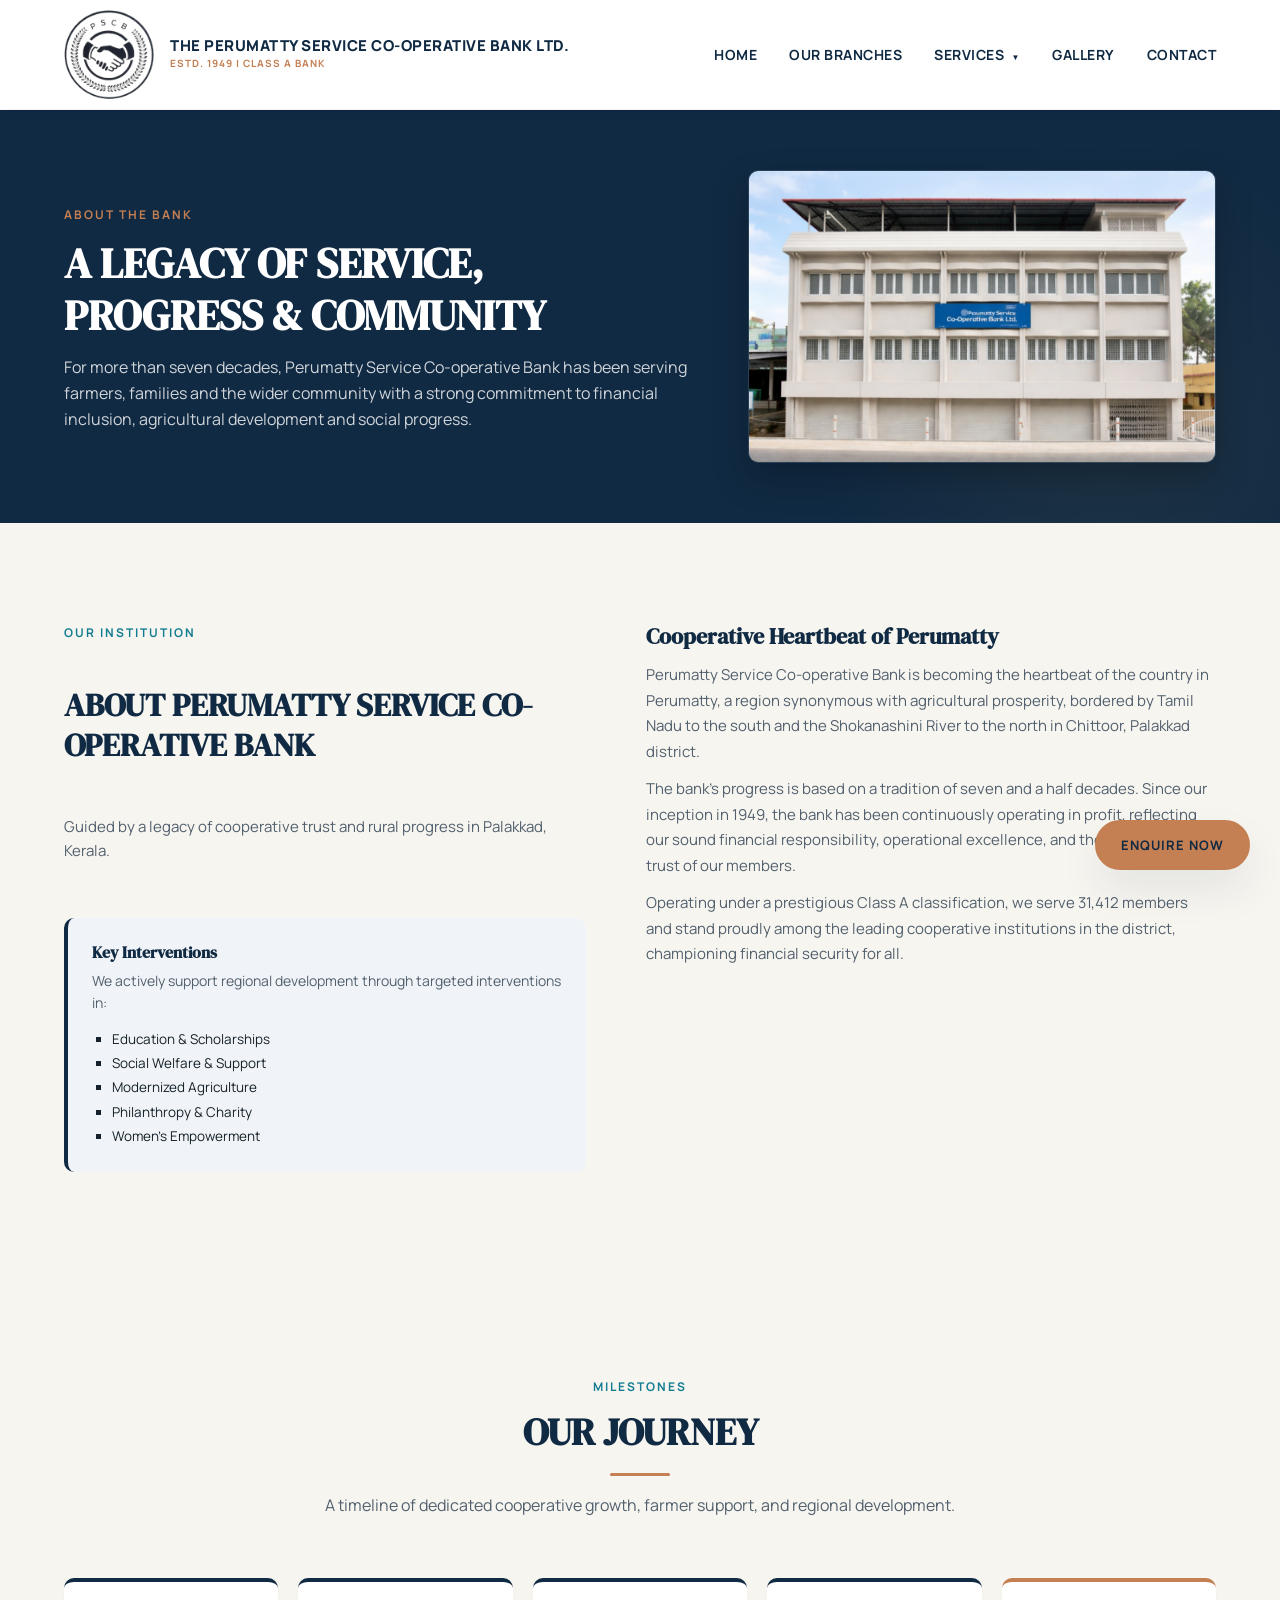
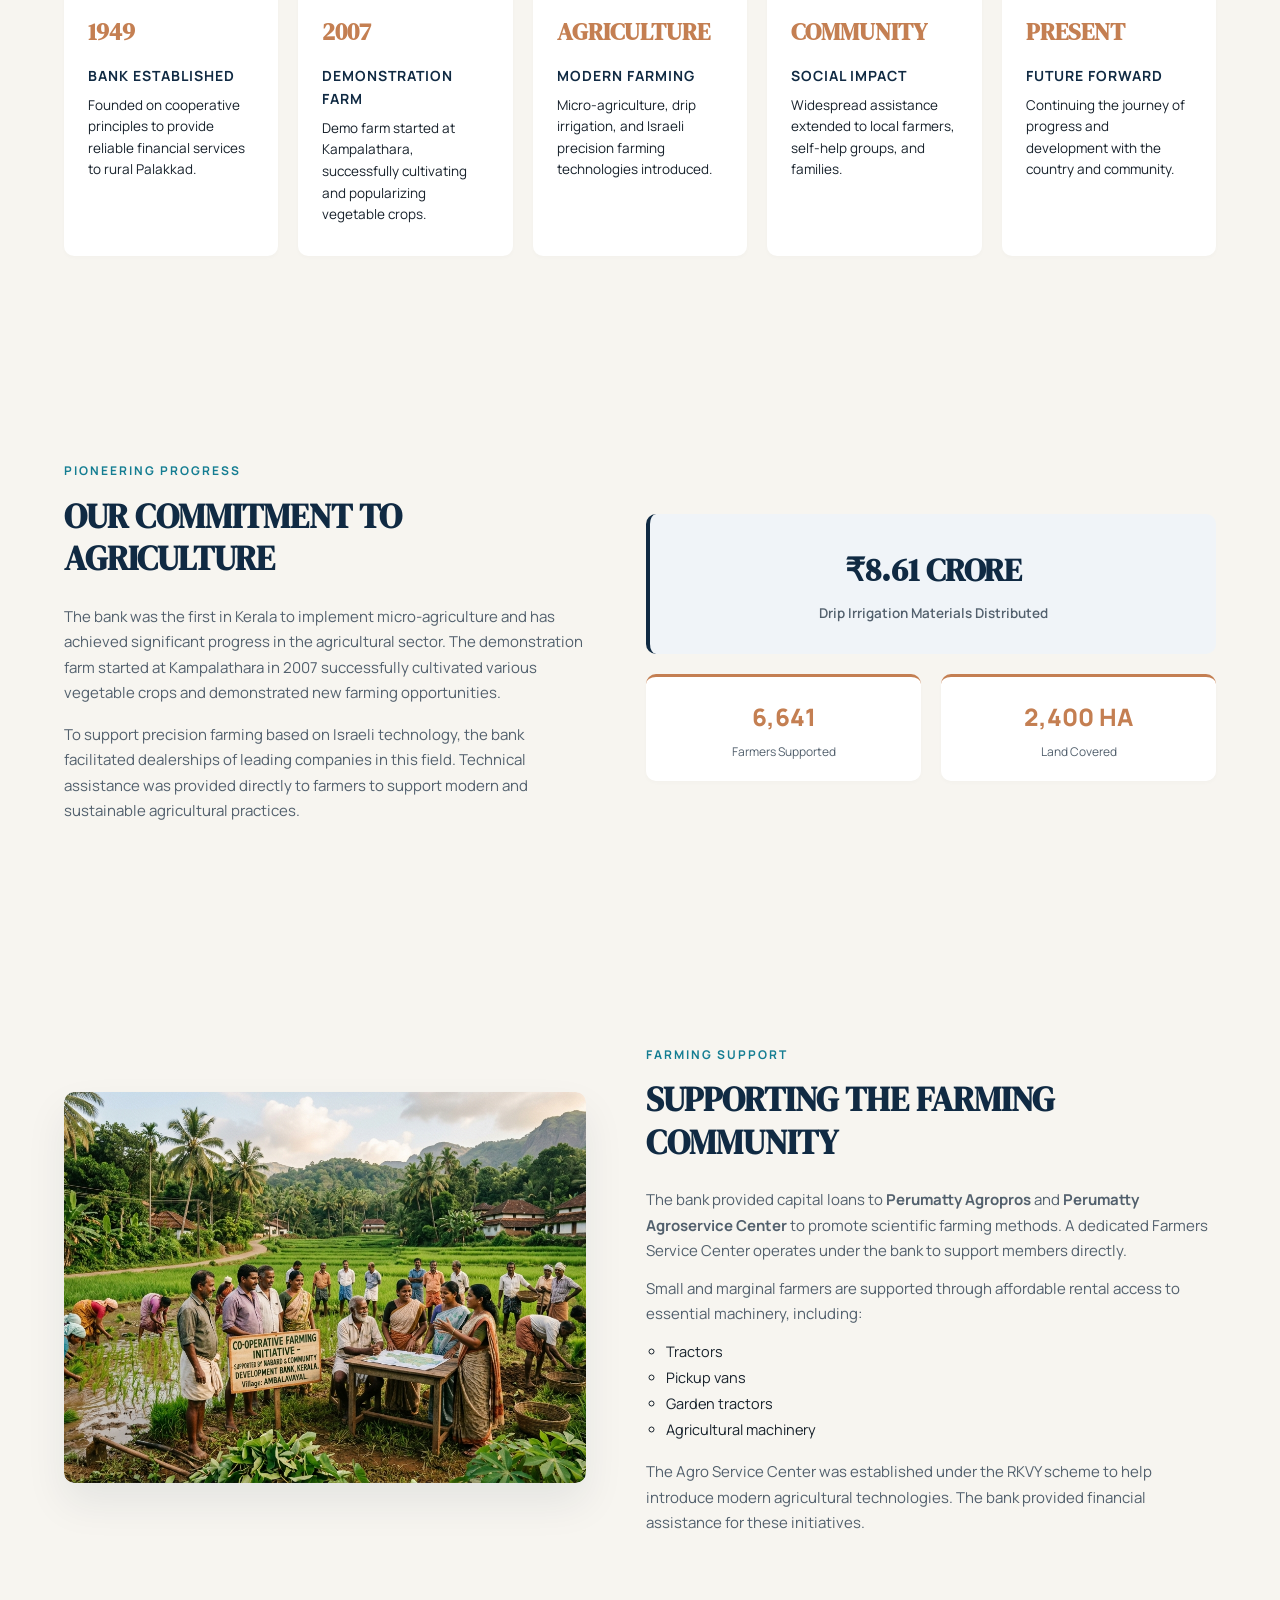
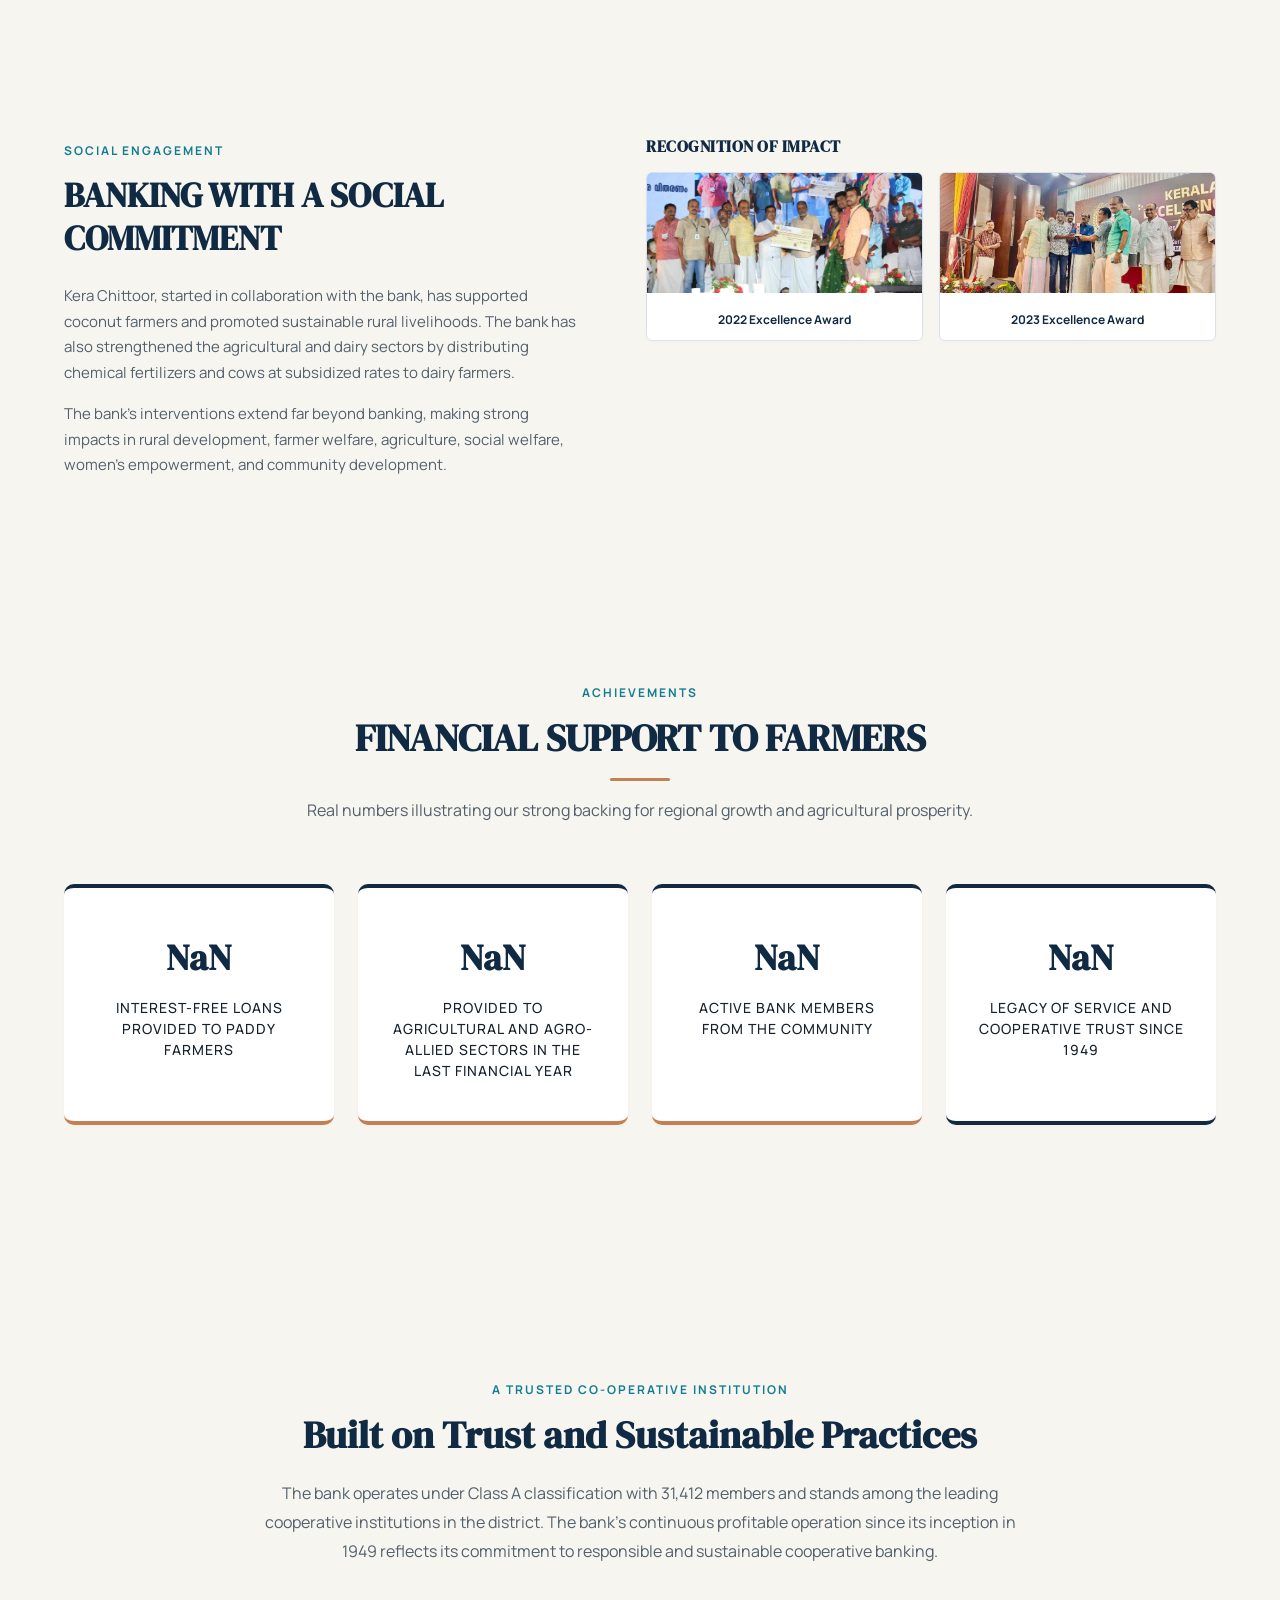
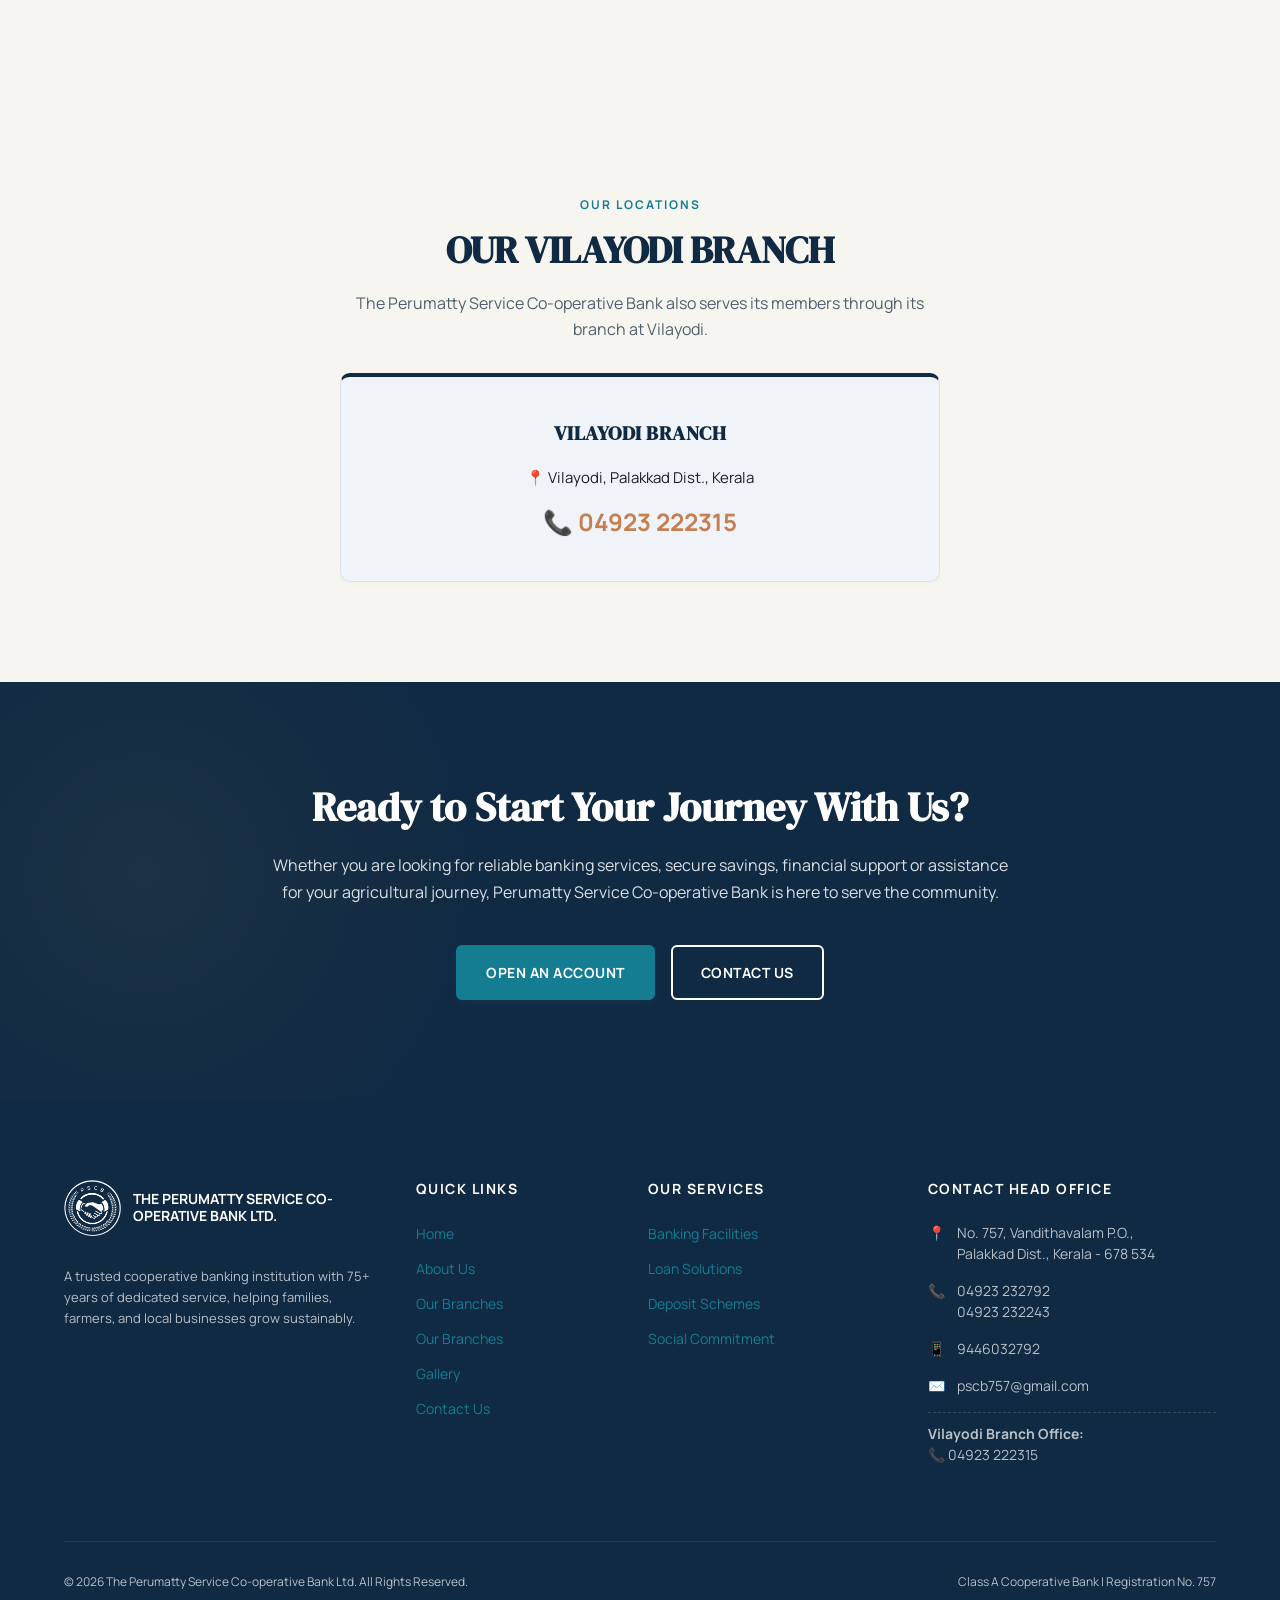
<file: about.html>
<!DOCTYPE html>
<html lang="en">
<head>
    <meta charset="UTF-8">
    <meta name="viewport" content="width=device-width, initial-scale=1.0">
    <title>About Us | Perumatty Service Cooperative Bank Ltd. Palakkad</title>
    <meta name="description" content="Discover the 75-year legacy of Perumatty Service Cooperative Bank. Serving Palakkad farmers with precision agriculture, financial growth, and community welfare.">
    
    <!-- SEO and Canonical Meta Tags -->
    <link rel="canonical" href="https://perumattyscb.in/about.html">
    
    <!-- Open Graph / Facebook -->
    <meta property="og:type" content="website">
    <meta property="og:url" content="https://perumattyscb.in/about.html">
    <meta property="og:title" content="About Us | Perumatty Service Cooperative Bank Ltd. Palakkad">
    <meta property="og:description" content="Discover the 75-year legacy of Perumatty Service Cooperative Bank. Serving Palakkad farmers with precision agriculture, financial growth, and community welfare.">
    <meta property="og:image" content="https://perumattyscb.in/assets/welcome-bank.jpg">
    <meta property="og:locale" content="en_US">
    <meta property="og:site_name" content="Perumatty Service Cooperative Bank Ltd.">
    
    <!-- Twitter -->
    <meta name="twitter:card" content="summary_large_image">
    <meta name="twitter:url" content="https://perumattyscb.in/about.html">
    <meta name="twitter:title" content="About Us | Perumatty Service Cooperative Bank Ltd. Palakkad">
    <meta name="twitter:description" content="Discover the 75-year legacy of Perumatty Service Cooperative Bank. Serving Palakkad farmers with precision agriculture, financial growth, and community welfare.">
    <meta name="twitter:image" content="https://perumattyscb.in/assets/welcome-bank.jpg">
    
    <!-- JSON-LD Structured Data Schema -->
    <script type="application/ld+json">
    {
      "@context": "https://schema.org",
      "@graph": [
        {
          "@type": "BreadcrumbList",
          "itemListElement": [
            {
              "@type": "ListItem",
              "position": 1,
              "name": "Home",
              "item": "https://perumattyscb.in/"
            },
            {
              "@type": "ListItem",
              "position": 2,
              "name": "About Us",
              "item": "https://perumattyscb.in/about.html"
            }
          ]
        },
        {
          "@type": "Organization",
          "name": "Perumatty Service Cooperative Bank Ltd.",
          "url": "https://perumattyscb.in/",
          "logo": "https://perumattyscb.in/assets/logo.png"
        }
      ]
    }
    </script>
    
    <!-- Stylesheets -->
    <link rel="stylesheet" href="css/style.css">
</head>
<body>

    <!-- Sticky Navigation Bar -->
    <header class="navbar">
        <div class="container">
            <a href="index.html" class="nav-brand">
                <div class="logo-container">
                    <img src="assets/logo.png" alt="Perumatty Service Cooperative Bank logo" alt="Perumatty Bank Logo">
                </div>
                <div class="brand-names">
                    <span class="brand-title-full">THE PERUMATTY SERVICE CO-OPERATIVE BANK LTD.</span>
                    <span class="brand-subtitle-full">ESTD. 1949 | CLASS A BANK</span>
                </div>
            </a>
            
            <nav>
                <ul class="nav-menu">
                    <li class="nav-item"><a href="index.html" class="nav-link">Home</a></li>
                    <li class="nav-item"><a href="branches.html" class="nav-link">Our Branches</a></li>
                    <li class="nav-item dropdown">
                        <a class="nav-link">Services <span class="dropdown-icon">▼</span></a>
                        <div class="dropdown-menu">
                            <a href="services/banking-facilities.html" class="dropdown-link">Banking Facilities</a>
                            <a href="services/loans.html" class="dropdown-link">Loans</a>
                            <a href="services/deposits.html" class="dropdown-link">Deposits</a>
                            <a href="services/social-committed-presence.html" class="dropdown-link">Social Committed Presence</a>
                        </div>
                    </li>
                    <li class="nav-item"><a href="gallery.html" class="nav-link">Gallery</a></li>
                    <li class="nav-item"><a href="contact.html" class="nav-link">Contact</a></li>
                </ul>
            </nav>

            <button class="hamburger" aria-label="Toggle Navigation Menu">
                <span></span>
                <span></span>
                <span></span>
            </button>
        </div>
    </header>
    
    <!-- Navbar Spacer -->
    <div class="navbar-spacer"></div>

    <!-- About Us Hero Banner -->
    <section class="sub-hero">
        <div class="container sub-hero-grid">
            <div class="sub-hero-content">
                <span class="eyebrow" style="color: var(--accent);">ABOUT THE BANK</span>
                <h1 class="sub-hero-title">A LEGACY OF SERVICE,<br>PROGRESS & COMMUNITY</h1>
                <p class="sub-hero-desc">For more than seven decades, Perumatty Service Co-operative Bank has been serving farmers, families and the wider community with a strong commitment to financial inclusion, agricultural development and social progress.</p>
            </div>
            <div class="sub-hero-image-box">
                <img src="assets/welcome-bank.jpg" alt="Perumatty Service Cooperative Bank building and main office in Palakkad, Kerala" alt="Perumatty Bank Main Building">
            </div>
        </div>
    </section>

    <!-- Bank Overview Section -->
    <section class="section section-bg-white reveal">
        <div class="container">
            <div class="welcome-grid" style="align-items: flex-start;">
                <!-- Left: Quick Highlights -->
                <div class="contact-info-panel" style="position: sticky; top: 110px;">
                    <span class="eyebrow">Our Institution</span>
                    <h2 style="font-size: 32px; margin-bottom: 20px;">ABOUT PERUMATTY SERVICE CO-OPERATIVE BANK</h2>
                    <p style="color: var(--text-muted); font-size: 15px; margin-bottom: 24px;">Guided by a legacy of cooperative trust and rural progress in Palakkad, Kerala.</p>
                    
                    <div style="background-color: var(--primary-light); padding: 24px; border-radius: var(--border-radius-md); border-left: 4px solid var(--primary);">
                        <h4 style="font-size: 16px; margin-bottom: 8px; color: var(--primary); font-family: var(--font-heading);">Key Interventions</h4>
                        <p style="font-size: 14px; color: var(--text-muted); line-height: 1.6; margin-bottom: 12px;">We actively support regional development through targeted interventions in:</p>
                        <ul style="font-size: 13.5px; color: var(--text-dark); line-height: 1.8; padding-left: 20px; list-style-type: square;">
                            <li>Education & Scholarships</li>
                            <li>Social Welfare & Support</li>
                            <li>Modernized Agriculture</li>
                            <li>Philanthropy & Charity</li>
                            <li>Women's Empowerment</li>
                        </ul>
                    </div>
                </div>

                <!-- Right: Editorial Content -->
                <div class="welcome-content" style="display: flex; flex-direction: column; gap: 30px;">
                    <div>
                        <h3 style="font-size: 22px; margin-bottom: 12px; color: var(--primary); font-family: var(--font-heading);">Cooperative Heartbeat of Perumatty</h3>
                        <p style="color: var(--text-muted); font-size: 15px; line-height: 1.7; margin-bottom: 12px;">
                            Perumatty Service Co-operative Bank is becoming the heartbeat of the country in Perumatty, a region synonymous with agricultural prosperity, bordered by Tamil Nadu to the south and the Shokanashini River to the north in Chittoor, Palakkad district.
                        </p>
                        <p style="color: var(--text-muted); font-size: 15px; line-height: 1.7; margin-bottom: 12px;">
                            The bank's progress is based on a tradition of seven and a half decades. Since our inception in 1949, the bank has been continuously operating in profit, reflecting our sound financial responsibility, operational excellence, and the unwavering trust of our members.
                        </p>
                        <p style="color: var(--text-muted); font-size: 15px; line-height: 1.7;">
                            Operating under a prestigious Class A classification, we serve 31,412 members and stand proudly among the leading cooperative institutions in the district, championing financial security for all.
                        </p>
                    </div>
                </div>
            </div>
        </div>
    </section>

    <!-- Our Journey (Timeline) Section -->
    <section class="section section-bg-light reveal">
        <div class="container">
            <div class="section-header" style="text-align: center;">
                <span class="eyebrow">Milestones</span>
                <h2 class="section-title">OUR JOURNEY</h2>
                <p class="section-subtitle">A timeline of dedicated cooperative growth, farmer support, and regional development.</p>
            </div>

            <div class="timeline-grid">
                <!-- 1949 -->
                <div class="timeline-card">
                    <div class="timeline-year">1949</div>
                    <div class="timeline-title">BANK ESTABLISHED</div>
                    <p class="timeline-desc">Founded on cooperative principles to provide reliable financial services to rural Palakkad.</p>
                </div>
                <!-- 2007 -->
                <div class="timeline-card">
                    <div class="timeline-year">2007</div>
                    <div class="timeline-title">DEMONSTRATION FARM</div>
                    <p class="timeline-desc">Demo farm started at Kampalathara, successfully cultivating and popularizing vegetable crops.</p>
                </div>
                <!-- Agricultural -->
                <div class="timeline-card">
                    <div class="timeline-year">AGRICULTURE</div>
                    <div class="timeline-title">MODERN FARMING</div>
                    <p class="timeline-desc">Micro-agriculture, drip irrigation, and Israeli precision farming technologies introduced.</p>
                </div>
                <!-- Community -->
                <div class="timeline-card">
                    <div class="timeline-year">COMMUNITY</div>
                    <div class="timeline-title">SOCIAL IMPACT</div>
                    <p class="timeline-desc">Widespread assistance extended to local farmers, self-help groups, and families.</p>
                </div>
                <!-- Present -->
                <div class="timeline-card" style="border-top: 4px solid var(--accent);">
                    <div class="timeline-year">PRESENT</div>
                    <div class="timeline-title">FUTURE FORWARD</div>
                    <p class="timeline-desc">Continuing the journey of progress and development with the country and community.</p>
                </div>
            </div>
        </div>
    </section>

    <!-- Agricultural Commitment Section -->
    <section class="section section-bg-white reveal">
        <div class="container">
            <div class="welcome-grid">
                <div class="welcome-content">
                    <span class="eyebrow">Pioneering Progress</span>
                    <h2 class="section-title">OUR COMMITMENT TO AGRICULTURE</h2>
                    <p style="color: var(--text-muted); font-size: 15px; line-height: 1.7; margin-bottom: 16px;">
                        The bank was the first in Kerala to implement micro-agriculture and has achieved significant progress in the agricultural sector. The demonstration farm started at Kampalathara in 2007 successfully cultivated various vegetable crops and demonstrated new farming opportunities.
                    </p>
                    <p style="color: var(--text-muted); font-size: 15px; line-height: 1.7; margin-bottom: 16px;">
                        To support precision farming based on Israeli technology, the bank facilitated dealerships of leading companies in this field. Technical assistance was provided directly to farmers to support modern and sustainable agricultural practices.
                    </p>
                </div>
                
                <div style="display: flex; flex-direction: column; justify-content: center; gap: 20px;">
                    <div style="background-color: var(--primary-light); padding: 30px; border-radius: var(--border-radius-md); text-align: center; border-left: 4px solid var(--primary);">
                        <div style="font-size: 32px; font-weight: 800; color: var(--primary); font-family: var(--font-heading); margin-bottom: 5px;">₹8.61 CRORE</div>
                        <div style="font-size: 13.5px; color: var(--text-muted); font-weight: 600;">Drip Irrigation Materials Distributed</div>
                    </div>
                    <div style="display: grid; grid-template-columns: 1fr 1fr; gap: 20px;">
                        <div style="background-color: var(--bg-white); padding: 20px; border-radius: var(--border-radius-md); text-align: center; box-shadow: var(--shadow-sm); border-top: 3px solid var(--accent);">
                            <div style="font-size: 24px; font-weight: 800; color: var(--accent); margin-bottom: 5px;">6,641</div>
                            <div style="font-size: 12px; color: var(--text-muted);">Farmers Supported</div>
                        </div>
                        <div style="background-color: var(--bg-white); padding: 20px; border-radius: var(--border-radius-md); text-align: center; box-shadow: var(--shadow-sm); border-top: 3px solid var(--accent);">
                            <div style="font-size: 24px; font-weight: 800; color: var(--accent); margin-bottom: 5px;">2,400 HA</div>
                            <div style="font-size: 12px; color: var(--text-muted);">Land Covered</div>
                        </div>
                    </div>
                </div>
            </div>
        </div>
    </section>

    <!-- Support for Farmers Section -->
    <section class="section section-bg-light reveal">
        <div class="container">
            <div class="welcome-grid" style="align-items: center;">
                <div class="welcome-img-container">
                    <img src="assets/service-social.jpg" alt="Agricultural community development and farming welfare program supported by Perumatty Bank" alt="Cooperative Community Agriculture" style="width: 100%; border-radius: var(--border-radius-md); box-shadow: var(--shadow-md); object-fit: cover;">
                </div>
                <div class="welcome-content">
                    <span class="eyebrow">Farming Support</span>
                    <h2 class="section-title">SUPPORTING THE FARMING COMMUNITY</h2>
                    <p style="color: var(--text-muted); font-size: 15px; line-height: 1.7; margin-bottom: 12px;">
                        The bank provided capital loans to <strong>Perumatty Agropros</strong> and <strong>Perumatty Agroservice Center</strong> to promote scientific farming methods. A dedicated Farmers Service Center operates under the bank to support members directly.
                    </p>
                    <p style="color: var(--text-muted); font-size: 15px; line-height: 1.7; margin-bottom: 12px;">
                        Small and marginal farmers are supported through affordable rental access to essential machinery, including:
                    </p>
                    <ul style="font-size: 14.5px; color: var(--text-dark); line-height: 1.8; padding-left: 20px; margin-bottom: 16px; list-style-type: circle;">
                        <li>Tractors</li>
                        <li>Pickup vans</li>
                        <li>Garden tractors</li>
                        <li>Agricultural machinery</li>
                    </ul>
                    <p style="color: var(--text-muted); font-size: 15px; line-height: 1.7;">
                        The Agro Service Center was established under the RKVY scheme to help introduce modern agricultural technologies. The bank provided financial assistance for these initiatives.
                    </p>
                </div>
            </div>
        </div>
    </section>

    <!-- Community & Social Impact Section -->
    <section class="section section-bg-white reveal">
        <div class="container">
            <div class="welcome-grid" style="align-items: flex-start;">
                <div class="welcome-content">
                    <span class="eyebrow">Social Engagement</span>
                    <h2 class="section-title">BANKING WITH A SOCIAL COMMITMENT</h2>
                    <p style="color: var(--text-muted); font-size: 15px; line-height: 1.7; margin-bottom: 16px;">
                        Kera Chittoor, started in collaboration with the bank, has supported coconut farmers and promoted sustainable rural livelihoods. The bank has also strengthened the agricultural and dairy sectors by distributing chemical fertilizers and cows at subsidized rates to dairy farmers.
                    </p>
                    <p style="color: var(--text-muted); font-size: 15px; line-height: 1.7;">
                        The bank's interventions extend far beyond banking, making strong impacts in rural development, farmer welfare, agriculture, social welfare, women's empowerment, and community development.
                    </p>
                </div>
                
                <!-- Sub-grid of Awards -->
                <div>
                    <h4 style="font-size: 16px; margin-bottom: 16px; color: var(--primary); font-family: var(--font-heading); text-transform: uppercase; letter-spacing: 0.5px;">Recognition of Impact</h4>
                    <div style="display: grid; grid-template-columns: 1fr 1fr; gap: 16px;">
                        <div style="background-color: var(--bg-white); border: 1px solid var(--border-light); border-radius: var(--border-radius-sm); overflow: hidden; box-shadow: var(--shadow-sm);">
                            <img src="assets/award-2022.jpg" alt="Kerala Bank Cooperative Excellence Award 2022 received by Perumatty Bank" alt="Award 2022" style="width: 100%; height: 120px; object-fit: cover;">
                            <div style="padding: 10px; font-size: 12px; font-weight: 700; text-align: center; color: var(--primary);">2022 Excellence Award</div>
                        </div>
                        <div style="background-color: var(--bg-white); border: 1px solid var(--border-light); border-radius: var(--border-radius-sm); overflow: hidden; box-shadow: var(--shadow-sm);">
                            <img src="assets/award-2023.jpg" alt="District Best Cooperative Bank Excellence Award 2023 trophy" alt="Award 2023" style="width: 100%; height: 120px; object-fit: cover;">
                            <div style="padding: 10px; font-size: 12px; font-weight: 700; text-align: center; color: var(--primary);">2023 Excellence Award</div>
                        </div>
                    </div>
                </div>
            </div>
        </div>
    </section>

    <!-- Financial Support & Statistics Section -->
    <section class="section section-bg-light reveal">
        <div class="container">
            <div class="section-header" style="text-align: center;">
                <span class="eyebrow">Achievements</span>
                <h2 class="section-title">FINANCIAL SUPPORT TO FARMERS</h2>
                <p class="section-subtitle">Real numbers illustrating our strong backing for regional growth and agricultural prosperity.</p>
            </div>

            <div class="stats-grid">
                <!-- Paddy Loans -->
                <div class="stat-card">
                    <div class="stat-number">₹52 CRORE</div>
                    <div class="stat-label">Interest-free loans provided to paddy farmers</div>
                </div>
                <!-- Last Year Agro -->
                <div class="stat-card">
                    <div class="stat-number">₹10.97 CR</div>
                    <div class="stat-label">Provided to agricultural and agro-allied sectors in the last financial year</div>
                </div>
                <!-- Members -->
                <div class="stat-card">
                    <div class="stat-number">31,412</div>
                    <div class="stat-label">Active bank members from the community</div>
                </div>
                <!-- Legacy -->
                <div class="stat-card" style="border-bottom: 4px solid var(--primary);">
                    <div class="stat-number">75+ YEARS</div>
                    <div class="stat-label">Legacy of service and cooperative trust since 1949</div>
                </div>
            </div>
        </div>
    </section>

    <!-- Trusted Cooperative Institution Section -->
    <section class="section section-bg-white reveal">
        <div class="container" style="text-align: center; max-width: 800px;">
            <span class="eyebrow">A TRUSTED CO-OPERATIVE INSTITUTION</span>
            <h2 class="section-title" style="margin-bottom: 20px;">Built on Trust and Sustainable Practices</h2>
            <p style="color: var(--text-muted); font-size: 16px; line-height: 1.8; margin-bottom: 24px;">
                The bank operates under Class A classification with 31,412 members and stands among the leading cooperative institutions in the district. The bank's continuous profitable operation since its inception in 1949 reflects its commitment to responsible and sustainable cooperative banking.
            </p>
        </div>
    </section>

    <!-- Vilayodi Branch Section -->
    <section class="section section-bg-light reveal">
        <div class="container" style="text-align: center;">
            <span class="eyebrow">Our Locations</span>
            <h2 class="section-title">OUR VILAYODI BRANCH</h2>
            <p class="section-subtitle" style="max-width: 600px; margin: 0 auto 24px auto;">The Perumatty Service Co-operative Bank also serves its members through its branch at Vilayodi.</p>

            <div class="branch-showcase-card">
                <div class="branch-showcase-title">VILAYODI BRANCH</div>
                <div style="font-size: 15px; color: var(--text-dark); line-height: 1.6;">
                    📍 Vilayodi, Palakkad Dist., Kerala
                </div>
                <div class="branch-showcase-phone">
                    📞 04923 222315
                </div>
            </div>
        </div>
    </section>

    <!-- Ready to Start Your Journey Section -->
    <section class="cta-section reveal">
        <div class="container">
            <div class="cta-content">
                <h2 class="cta-title">Ready to Start Your Journey With Us?</h2>
                <p class="cta-desc">Whether you are looking for reliable banking services, secure savings, financial support or assistance for your agricultural journey, Perumatty Service Co-operative Bank is here to serve the community.</p>
                <div class="cta-actions">
                    <a href="#enquiry" class="btn btn-accent trigger-enquiry" data-service="General Enquiry">Open An Account</a>
                    <a href="contact.html" class="btn btn-outline-white">Contact Us</a>
                </div>
            </div>
        </div>
    </section>

    <!-- Footer -->
    <footer class="footer">
        <div class="container">
            <div class="footer-grid">
                <!-- Col 1: Brand Info -->
                <div class="footer-logo-area">
                    <div class="footer-logo-row">
                        <div class="footer-logo-container">
                            <img src="assets/logo.png" alt="Perumatty Service Cooperative Bank logo" alt="Perumatty Bank Footer Logo">
                        </div>
                        <span class="footer-brand-title">THE PERUMATTY SERVICE CO-OPERATIVE BANK LTD.</span>
                    </div>
                    <p style="font-size: 13px; line-height: 1.6; margin-top: 10px;">A trusted cooperative banking institution with 75+ years of dedicated service, helping families, farmers, and local businesses grow sustainably.</p>
                </div>
                
                <!-- Col 2: Quick Links -->
                <div>
                    <h5>Quick Links</h5>
                    <ul class="footer-links-list">
                        <li class="footer-link-item"><a href="index.html">Home</a></li>
                        <li class="footer-link-item"><a href="about.html">About Us</a></li>
                        <li class="footer-link-item"><a href="branches.html">Our Branches</a></li>
                        <li class="footer-link-item"><a href="branches.html">Our Branches</a></li>
                        <li class="footer-link-item"><a href="gallery.html">Gallery</a></li>
                        <li class="footer-link-item"><a href="contact.html">Contact Us</a></li>
                    </ul>
                </div>
                
                <!-- Col 3: Services Links -->
                <div>
                    <h5>Our Services</h5>
                    <ul class="footer-links-list">
                        <li class="footer-link-item"><a href="services/banking-facilities.html">Banking Facilities</a></li>
                        <li class="footer-link-item"><a href="services/loans.html">Loan Solutions</a></li>
                        <li class="footer-link-item"><a href="services/deposits.html">Deposit Schemes</a></li>
                        <li class="footer-link-item"><a href="services/social-committed-presence.html">Social Commitment</a></li>
                    </ul>
                </div>
                
                <!-- Col 4: Contact Details -->
                <div>
                    <h5>Contact Head Office</h5>
                    <div class="footer-contact-item">
                        <div class="footer-contact-icon">📍</div>
                        <div><a href="https://share.google/sxB4sDEc3N90TOK0S" target="_blank" style="color: inherit; text-decoration: none;">No. 757, Vandithavalam P.O.,<br>Palakkad Dist., Kerala - 678 534</a></div>
                    </div>
                    <div class="footer-contact-item">
                        <div class="footer-contact-icon">📞</div>
                        <div>
                            <a href="tel:04923232792">04923 232792</a><br>
                            <a href="tel:04923232243">04923 232243</a>
                        </div>
                    </div>
                    <div class="footer-contact-item">
                        <div class="footer-contact-icon">📱</div>
                        <div><a href="tel:9446032792">9446032792</a></div>
                    </div>
                    <div class="footer-contact-item">
                        <div class="footer-contact-icon">✉️</div>
                        <div><a href="mailto:pscb757@gmail.com">pscb757@gmail.com</a></div>
                    </div>
                    <div class="footer-contact-item" style="border-top: 1px dashed rgba(255,255,255,0.15); padding-top: 10px; margin-top: 10px;">
                        <div>
                            <strong>Vilayodi Branch Office:</strong><br>
                            📞 <a href="tel:04923222315">04923 222315</a>
                        </div>
                    </div>
                </div>
            </div>
            
            <div class="footer-bottom">
                <div>&copy; 2026 The Perumatty Service Co-operative Bank Ltd. All Rights Reserved.</div>
                <div>Class A Cooperative Bank | Registration No. 757</div>
            </div>
        </div>
    </footer>

    <!-- Sticky Floating Enquiry Button -->
    <button class="sticky-enquiry-btn trigger-enquiry">
        <span>Enquire Now</span>
    </button>

    <!-- Enquiry Modal/Panel -->
    <div class="enquiry-modal" id="enquiryModal">
        <div class="enquiry-panel">
            <div class="enquiry-header">
                <h3>Quick Enquiry</h3>
                <button class="enquiry-close" aria-label="Close Enquiry Panel">&times;</button>
            </div>
            <form id="enquiryForm">
                <div class="form-group">
                    <label class="form-label" for="enquiryName">Full Name</label>
                    <input type="text" id="enquiryName" class="form-control" placeholder="Enter your full name" required>
                </div>
                <div class="form-group">
                    <label class="form-label" for="enquiryPhone">Phone Number</label>
                    <input type="tel" id="enquiryPhone" class="form-control" placeholder="Enter phone number" required>
                </div>
                <div class="form-group">
                    <label class="form-label" for="enquiryEmail">Email Address</label>
                    <input type="email" id="enquiryEmail" class="form-control" placeholder="Enter email address" required>
                </div>
                <div class="form-group">
                    <label class="form-label" for="enquiryService">Select Service</label>
                    <select id="enquiryService" class="form-control" required>
                        <option value="">-- Choose Option --</option>
                        <option value="Banking Facilities">Banking Facilities</option>
                        <option value="Loans">Loans</option>
                        <option value="Deposits">Deposits</option>
                        <option value="Social Committed Presence">Social Committed Presence</option>
                        <option value="General Enquiry">General Enquiry</option>
                    </select>
                </div>
                <div class="form-group">
                    <label class="form-label" for="enquiryMsg">Message</label>
                    <textarea id="enquiryMsg" class="form-control" placeholder="How can we assist you?" required></textarea>
                </div>
                <button type="submit" class="btn btn-primary" style="width: 100%; margin-top: 10px;">Submit Enquiry</button>
            </form>
            
            <div class="enquiry-quick-links">
                <a href="tel:9446032792" class="enquiry-quick-btn call">📞 Call Us</a>
                <a href="https://wa.me/919446032792" target="_blank" class="enquiry-quick-btn whatsapp">💬 WhatsApp</a>
            </div>
        </div>
    </div>

    <!-- Scripts -->
    <script src="js/main.js"></script>
</body>
</html>
</file>
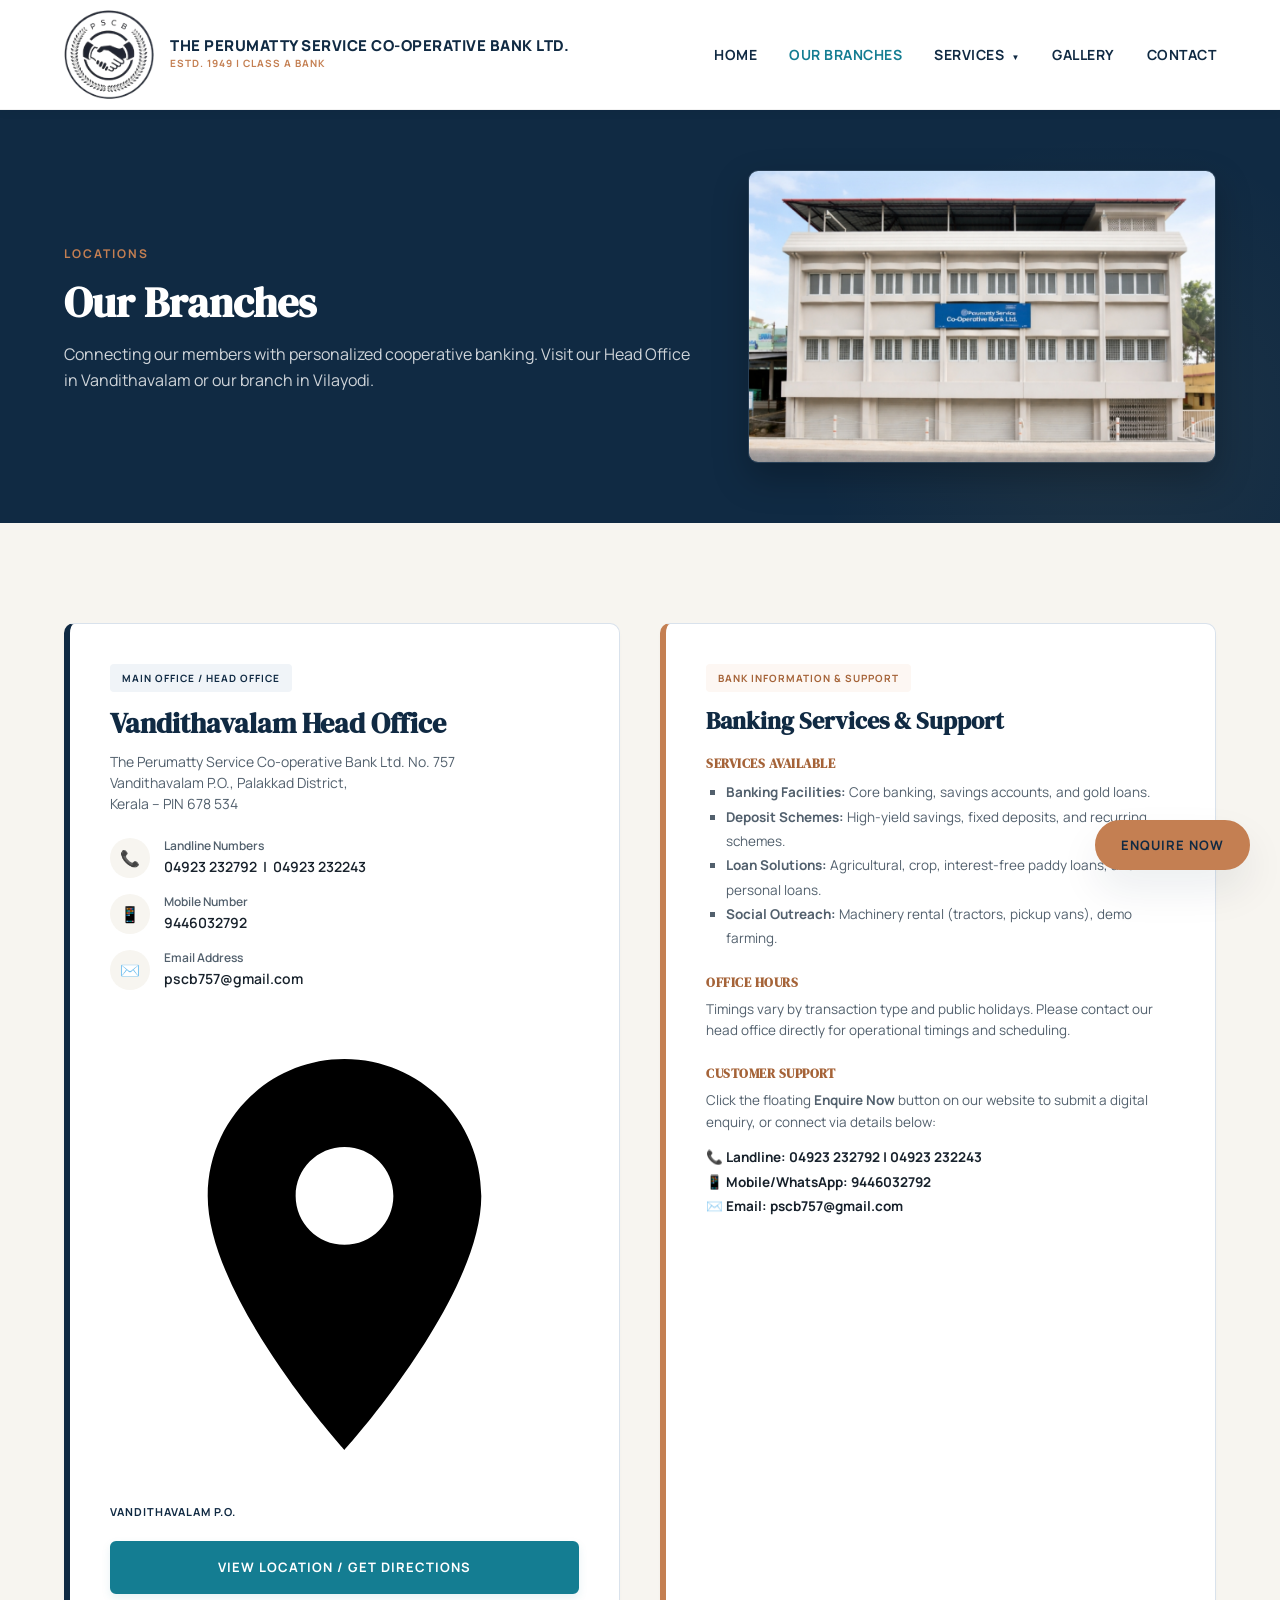
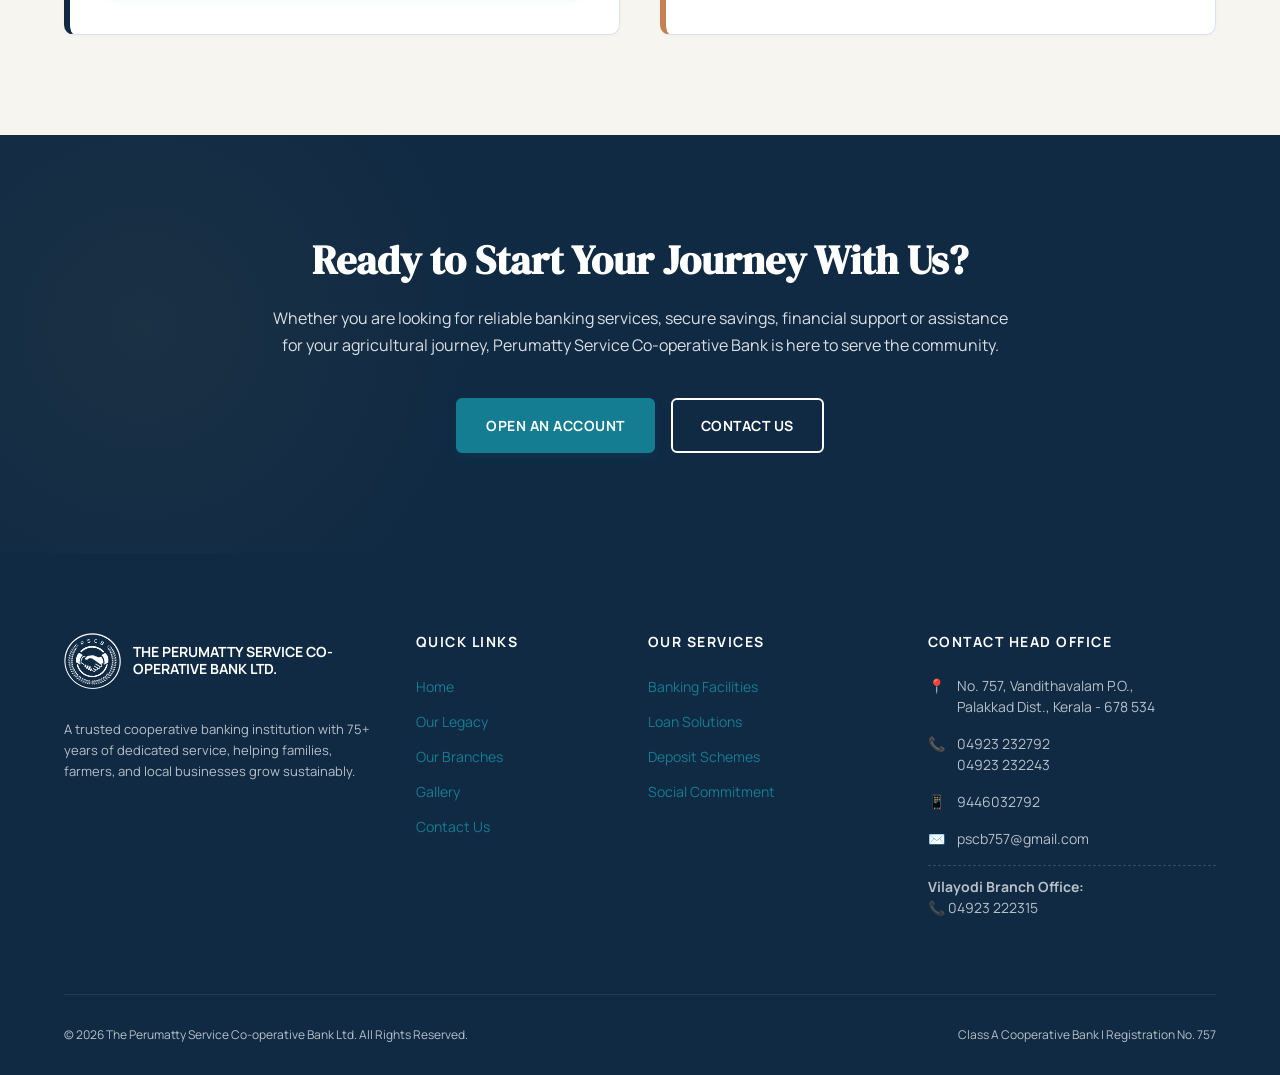
<file: branches.html>
<!DOCTYPE html>
<html lang="en">
<head>
    <meta charset="UTF-8">
    <meta name="viewport" content="width=device-width, initial-scale=1.0">
    <title>Our Locations | Perumatty Service Cooperative Bank Ltd. Palakkad</title>
    <meta name="description" content="Find the Vandithavalam Head Office address and contact numbers of Perumatty Service Cooperative Bank. Get directions and contact details.">
    
    <!-- SEO and Canonical Meta Tags -->
    <link rel="canonical" href="https://perumattyscb.in/branches.html">
    
    <!-- Open Graph / Facebook -->
    <meta property="og:type" content="website">
    <meta property="og:url" content="https://perumattyscb.in/branches.html">
    <meta property="og:title" content="Our Locations | Perumatty Service Cooperative Bank Ltd. Palakkad">
    <meta property="og:description" content="Find the Vandithavalam Head Office address and contact numbers of Perumatty Service Cooperative Bank. Get directions and contact details.">
    <meta property="og:image" content="https://perumattyscb.in/assets/welcome-bank.jpg">
    <meta property="og:locale" content="en_US">
    <meta property="og:site_name" content="Perumatty Service Cooperative Bank Ltd.">
    
    <!-- Twitter -->
    <meta name="twitter:card" content="summary_large_image">
    <meta name="twitter:url" content="https://perumattyscb.in/branches.html">
    <meta name="twitter:title" content="Our Locations | Perumatty Service Cooperative Bank Ltd. Palakkad">
    <meta name="twitter:description" content="Find the Vandithavalam Head Office address and contact numbers of Perumatty Service Cooperative Bank. Get directions and contact details.">
    <meta name="twitter:image" content="https://perumattyscb.in/assets/welcome-bank.jpg">
    
    <!-- JSON-LD Structured Data Schema -->
    <script type="application/ld+json">
    {
      "@context": "https://schema.org",
      "@graph": [
        {
          "@type": "BreadcrumbList",
          "itemListElement": [
            {
              "@type": "ListItem",
              "position": 1,
              "name": "Home",
              "item": "https://perumattyscb.in/"
            },
            {
              "@type": "ListItem",
              "position": 2,
              "name": "Our Branches",
              "item": "https://perumattyscb.in/branches.html"
            }
          ]
        },
        {
          "@type": "LocalBusiness",
          "name": "Perumatty Service Cooperative Bank Ltd. - Head Office",
          "image": "https://perumattyscb.in/assets/welcome-bank.jpg",
          "telephone": "04923232792",
          "address": {
            "@type": "PostalAddress",
            "streetAddress": "No. 757, Vandithavalam P.O.",
            "addressLocality": "Perumatty, Palakkad",
            "addressRegion": "Kerala",
            "postalCode": "678534",
            "addressCountry": "IN"
          }
        }
      ]
    }
    </script>
    
    <!-- Stylesheets -->
    <link rel="stylesheet" href="css/style.css">
</head>
<body>

    <!-- Sticky Navigation Bar -->
    <header class="navbar">
        <div class="container">
            <a href="index.html" class="nav-brand">
                <div class="logo-container">
                    <img src="assets/logo.png" alt="Perumatty Service Cooperative Bank logo" alt="Perumatty Bank Logo">
                </div>
                <div class="brand-names">
                    <span class="brand-title-full">THE PERUMATTY SERVICE CO-OPERATIVE BANK LTD.</span>
                    <span class="brand-subtitle-full">ESTD. 1949 | CLASS A BANK</span>
                </div>
            </a>
            
            <nav>
                <ul class="nav-menu">
                    <li class="nav-item"><a href="index.html" class="nav-link">Home</a></li>
                    <li class="nav-item"><a href="branches.html" class="nav-link active">Our Branches</a></li>
                    <li class="nav-item dropdown">
                        <a class="nav-link">Services <span class="dropdown-icon">▼</span></a>
                        <div class="dropdown-menu">
                            <a href="services/banking-facilities.html" class="dropdown-link">Banking Facilities</a>
                            <a href="services/loans.html" class="dropdown-link">Loans</a>
                            <a href="services/deposits.html" class="dropdown-link">Deposits</a>
                            <a href="services/social-committed-presence.html" class="dropdown-link">Social Committed Presence</a>
                        </div>
                    </li>
                    <li class="nav-item"><a href="gallery.html" class="nav-link">Gallery</a></li>
                    <li class="nav-item"><a href="contact.html" class="nav-link">Contact</a></li>
                </ul>
            </nav>

            <button class="hamburger" aria-label="Toggle Navigation Menu">
                <span></span>
                <span></span>
                <span></span>
            </button>
        </div>
    </header>
    
    <!-- Navbar Spacer -->
    <div class="navbar-spacer"></div>

    <!-- Sub-Hero Banner -->
    <section class="sub-hero">
        <div class="container sub-hero-grid">
            <div class="sub-hero-content">
                <span class="eyebrow" style="color: var(--accent);">Locations</span>
                <h1 class="sub-hero-title">Our Branches</h1>
                <p class="sub-hero-desc">Connecting our members with personalized cooperative banking. Visit our Head Office in Vandithavalam or our branch in Vilayodi.</p>
            </div>
            <div class="sub-hero-image-box">
                <img src="assets/welcome-bank.jpg" alt="Perumatty Service Cooperative Bank building and main office in Palakkad, Kerala" alt="Perumatty Bank Main Building">
            </div>
        </div>
    </section>

    <!-- Branch Display Grid -->
    <section class="section section-bg-white reveal">
        <div class="container">
            <div class="branches-container">
                
                <!-- Main Head Office Card -->
                <div class="branch-card head-office">
                    <div class="branch-title-container">
                        <span class="branch-badge">Main Office / Head Office</span>
                        <h2 class="branch-name">Vandithavalam Head Office</h2>
                        <p class="branch-addr" style="margin-bottom: 24px;">
                            <a href="https://share.google/sxB4sDEc3N90TOK0S" target="_blank" style="color: inherit; text-decoration: none;">The Perumatty Service Co-operative Bank Ltd. No. 757<br>
                            Vandithavalam P.O., Palakkad District,<br>
                            Kerala – PIN 678 534</a>
                        </p>
                        <div class="branch-contact-info">
                            <div class="branch-contact-item">
                                <div class="branch-contact-icon">📞</div>
                                <div class="branch-contact-text">
                                    <h5>Landline Numbers</h5>
                                    <p><a href="tel:04923232792">04923 232792</a> &nbsp;|&nbsp; <a href="tel:04923232243">04923 232243</a></p>
                                </div>
                            </div>
                            <div class="branch-contact-item">
                                <div class="branch-contact-icon">📱</div>
                                <div class="branch-contact-text">
                                    <h5>Mobile Number</h5>
                                    <p><a href="tel:9446032792">9446032792</a></p>
                                </div>
                            </div>
                            <div class="branch-contact-item">
                                <div class="branch-contact-icon">✉️</div>
                                <div class="branch-contact-text">
                                    <h5>Email Address</h5>
                                    <p><a href="mailto:pscb757@gmail.com">pscb757@gmail.com</a></p>
                                </div>
                            </div>
                        </div>
                    </div>
                    <div>
                        <!-- Map Visual Style Placeholder -->
                        <a href="https://share.google/sxB4sDEc3N90TOK0S" target="_blank" style="text-decoration: none; display: block; margin-bottom: 20px;">
                            <div class="map-visual">
                                <div class="map-grid"></div>
                                <div class="map-pin-pulse"></div>
                                <div class="map-pin">
                                    <svg viewBox="0 0 24 24"><path d="M12 2C8.13 2 5 5.13 5 9c0 5.25 7 13 7 13s7-7.75 7-13c0-3.87-3.13-7-7-7zm0 9.5c-1.38 0-2.5-1.12-2.5-2.5s1.12-2.5 2.5-2.5 2.5 1.12 2.5 2.5-1.12 2.5-2.5 2.5z"></path></svg>
                                    <div style="font-size: 11px; font-weight: 700; color: var(--primary); text-transform: uppercase; margin-top: 6px; letter-spacing: 1px;">Vandithavalam P.O.</div>
                                </div>
                            </div>
                        </a>
                        <!-- Directions Button -->
                        <a href="https://share.google/sxB4sDEc3N90TOK0S" target="_blank" class="btn btn-primary" style="display: block; text-align: center; text-decoration: none; font-size: 13px; font-weight: 700; text-transform: uppercase; letter-spacing: 1px;">View Location / Get Directions</a>
                    </div>
                </div>

                <!-- Bank Information & Services Card -->
                <div class="branch-card branch-info" style="border-left: 6px solid var(--accent); justify-content: flex-start;">
                    <div class="branch-title-container">
                        <span class="branch-badge" style="background-color: var(--accent-light); color: var(--accent-hover);">Bank Information & Support</span>
                        <h2 class="branch-name" style="margin-bottom: 20px; font-size: 24px; color: var(--primary);">Banking Services & Support</h2>
                        
                        <!-- Section: Services -->
                        <div class="info-section" style="margin-bottom: 24px;">
                            <h4 style="font-size: 13px; text-transform: uppercase; color: var(--accent-hover); margin-bottom: 8px; letter-spacing: 0.5px; font-family: var(--font-heading);">Services Available</h4>
                            <ul style="font-size: 13.5px; color: var(--text-muted); line-height: 1.8; padding-left: 20px; list-style-type: square;">
                                <li><strong>Banking Facilities:</strong> Core banking, savings accounts, and gold loans.</li>
                                <li><strong>Deposit Schemes:</strong> High-yield savings, fixed deposits, and recurring schemes.</li>
                                <li><strong>Loan Solutions:</strong> Agricultural, crop, interest-free paddy loans, and personal loans.</li>
                                <li><strong>Social Outreach:</strong> Machinery rental (tractors, pickup vans), demo farming.</li>
                            </ul>
                        </div>

                        <!-- Section: Timings -->
                        <div class="info-section" style="margin-bottom: 24px;">
                            <h4 style="font-size: 13px; text-transform: uppercase; color: var(--accent-hover); margin-bottom: 8px; letter-spacing: 0.5px; font-family: var(--font-heading);">Office Hours</h4>
                            <p style="font-size: 13.5px; color: var(--text-muted); line-height: 1.6;">
                                Timings vary by transaction type and public holidays. Please contact our head office directly for operational timings and scheduling.
                            </p>
                        </div>

                        <!-- Section: Customer Support -->
                        <div class="info-section">
                            <h4 style="font-size: 13px; text-transform: uppercase; color: var(--accent-hover); margin-bottom: 8px; letter-spacing: 0.5px; font-family: var(--font-heading);">Customer Support</h4>
                            <p style="font-size: 13.5px; color: var(--text-muted); line-height: 1.6; margin-bottom: 12px;">
                                Click the floating <strong>Enquire Now</strong> button on our website to submit a digital enquiry, or connect via details below:
                            </p>
                            <div style="font-size: 13.5px; color: var(--text-dark); font-weight: 700; line-height: 1.8;">
                                📞 Landline: 04923 232792 | 04923 232243<br>
                                📱 Mobile/WhatsApp: 9446032792<br>
                                ✉️ Email: pscb757@gmail.com
                            </div>
                        </div>
                    </div>
                </div>

            </div>
        </div>
    </section>

    <!-- Ready to Start Your Journey Section -->
    <section class="cta-section reveal">
        <div class="container">
            <div class="cta-content">
                <h2 class="cta-title">Ready to Start Your Journey With Us?</h2>
                <p class="cta-desc">Whether you are looking for reliable banking services, secure savings, financial support or assistance for your agricultural journey, Perumatty Service Co-operative Bank is here to serve the community.</p>
                <div class="cta-actions">
                    <a href="#enquiry" class="btn btn-accent trigger-enquiry" data-service="General Enquiry">Open An Account</a>
                    <a href="contact.html" class="btn btn-outline-white">Contact Us</a>
                </div>
            </div>
        </div>
    </section>

    <!-- Footer -->
    <footer class="footer">
        <div class="container">
            <div class="footer-grid">
                <!-- Col 1: Brand Info -->
                <div class="footer-logo-area">
                    <div class="footer-logo-row">
                        <div class="footer-logo-container">
                            <img src="assets/logo.png" alt="Perumatty Service Cooperative Bank logo" alt="Perumatty Bank Footer Logo">
                        </div>
                        <span class="footer-brand-title">THE PERUMATTY SERVICE CO-OPERATIVE BANK LTD.</span>
                    </div>
                    <p style="font-size: 13px; line-height: 1.6; margin-top: 10px;">A trusted cooperative banking institution with 75+ years of dedicated service, helping families, farmers, and local businesses grow sustainably.</p>
                </div>
                
                <!-- Col 2: Quick Links -->
                <div>
                    <h5>Quick Links</h5>
                    <ul class="footer-links-list">
                        <li class="footer-link-item"><a href="index.html">Home</a></li>
                        <li class="footer-link-item"><a href="about.html">Our Legacy</a></li>
                        <li class="footer-link-item"><a href="branches.html">Our Branches</a></li>
                        <li class="footer-link-item"><a href="gallery.html">Gallery</a></li>
                        <li class="footer-link-item"><a href="contact.html">Contact Us</a></li>
                    </ul>
                </div>
                
                <!-- Col 3: Services Links -->
                <div>
                    <h5>Our Services</h5>
                    <ul class="footer-links-list">
                        <li class="footer-link-item"><a href="services/banking-facilities.html">Banking Facilities</a></li>
                        <li class="footer-link-item"><a href="services/loans.html">Loan Solutions</a></li>
                        <li class="footer-link-item"><a href="services/deposits.html">Deposit Schemes</a></li>
                        <li class="footer-link-item"><a href="services/social-committed-presence.html">Social Commitment</a></li>
                    </ul>
                </div>
                
                <!-- Col 4: Contact Details -->
                <div>
                    <h5>Contact Head Office</h5>
                    <div class="footer-contact-item">
                        <div class="footer-contact-icon">📍</div>
                        <div><a href="https://share.google/sxB4sDEc3N90TOK0S" target="_blank" style="color: inherit; text-decoration: none;">No. 757, Vandithavalam P.O.,<br>Palakkad Dist., Kerala - 678 534</a></div>
                    </div>
                    <div class="footer-contact-item">
                        <div class="footer-contact-icon">📞</div>
                        <div>
                            <a href="tel:04923232792">04923 232792</a><br>
                            <a href="tel:04923232243">04923 232243</a>
                        </div>
                    </div>
                    <div class="footer-contact-item">
                        <div class="footer-contact-icon">📱</div>
                        <div><a href="tel:9446032792">9446032792</a></div>
                    </div>
                    <div class="footer-contact-item">
                        <div class="footer-contact-icon">✉️</div>
                        <div><a href="mailto:pscb757@gmail.com">pscb757@gmail.com</a></div>
                    </div>
                    <div class="footer-contact-item" style="border-top: 1px dashed rgba(255,255,255,0.15); padding-top: 10px; margin-top: 10px;">
                        <div>
                            <strong>Vilayodi Branch Office:</strong><br>
                            📞 <a href="tel:04923222315">04923 222315</a>
                        </div>
                    </div>
                </div>
            </div>
            
            <div class="footer-bottom">
                <div>&copy; 2026 The Perumatty Service Co-operative Bank Ltd. All Rights Reserved.</div>
                <div>Class A Cooperative Bank | Registration No. 757</div>
            </div>
        </div>
    </footer>

    <!-- Sticky Floating Enquiry Button -->
    <button class="sticky-enquiry-btn trigger-enquiry">
        <span>Enquire Now</span>
    </button>

    <!-- Enquiry Modal/Panel -->
    <div class="enquiry-modal" id="enquiryModal">
        <div class="enquiry-panel">
            <div class="enquiry-header">
                <h3>Quick Enquiry</h3>
                <button class="enquiry-close" aria-label="Close Enquiry Panel">&times;</button>
            </div>
            <form id="enquiryForm">
                <div class="form-group">
                    <label class="form-label" for="enquiryName">Full Name</label>
                    <input type="text" id="enquiryName" class="form-control" placeholder="Enter your full name" required>
                </div>
                <div class="form-group">
                    <label class="form-label" for="enquiryPhone">Phone Number</label>
                    <input type="tel" id="enquiryPhone" class="form-control" placeholder="Enter phone number" required>
                </div>
                <div class="form-group">
                    <label class="form-label" for="enquiryEmail">Email Address</label>
                    <input type="email" id="enquiryEmail" class="form-control" placeholder="Enter email address" required>
                </div>
                <div class="form-group">
                    <label class="form-label" for="enquiryService">Select Service</label>
                    <select id="enquiryService" class="form-control" required>
                        <option value="">-- Choose Option --</option>
                        <option value="Banking Facilities">Banking Facilities</option>
                        <option value="Loans">Loans</option>
                        <option value="Deposits">Deposits</option>
                        <option value="Social Committed Presence">Social Committed Presence</option>
                        <option value="General Enquiry">General Enquiry</option>
                    </select>
                </div>
                <div class="form-group">
                    <label class="form-label" for="enquiryMsg">Message</label>
                    <textarea id="enquiryMsg" class="form-control" placeholder="How can we assist you?" required></textarea>
                </div>
                <button type="submit" class="btn btn-primary" style="width: 100%; margin-top: 10px;">Submit Enquiry</button>
            </form>
            
            <div class="enquiry-quick-links">
                <a href="tel:9446032792" class="enquiry-quick-btn call">📞 Call Us</a>
                <a href="https://wa.me/919446032792" target="_blank" class="enquiry-quick-btn whatsapp">💬 WhatsApp</a>
            </div>
        </div>
    </div>

    <!-- Scripts -->
    <script src="js/main.js"></script>
</body>
</html>
</file>
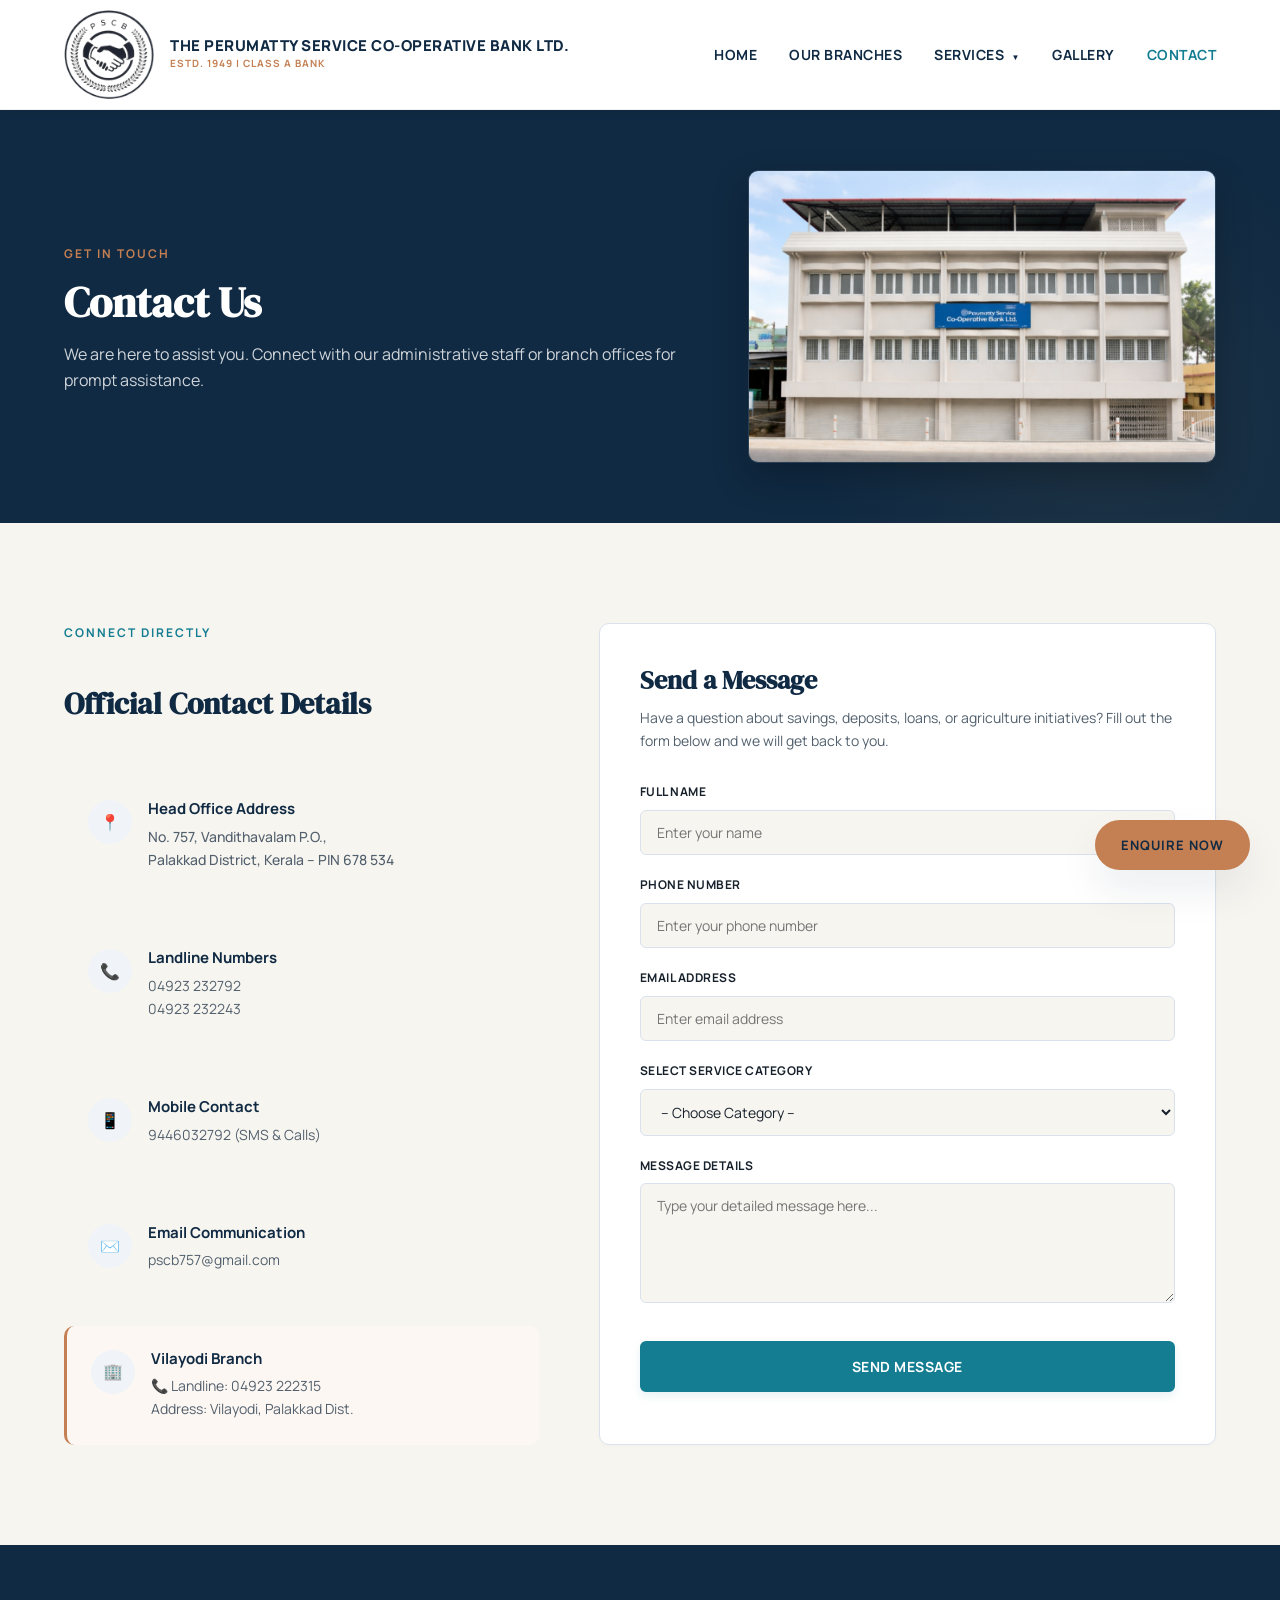
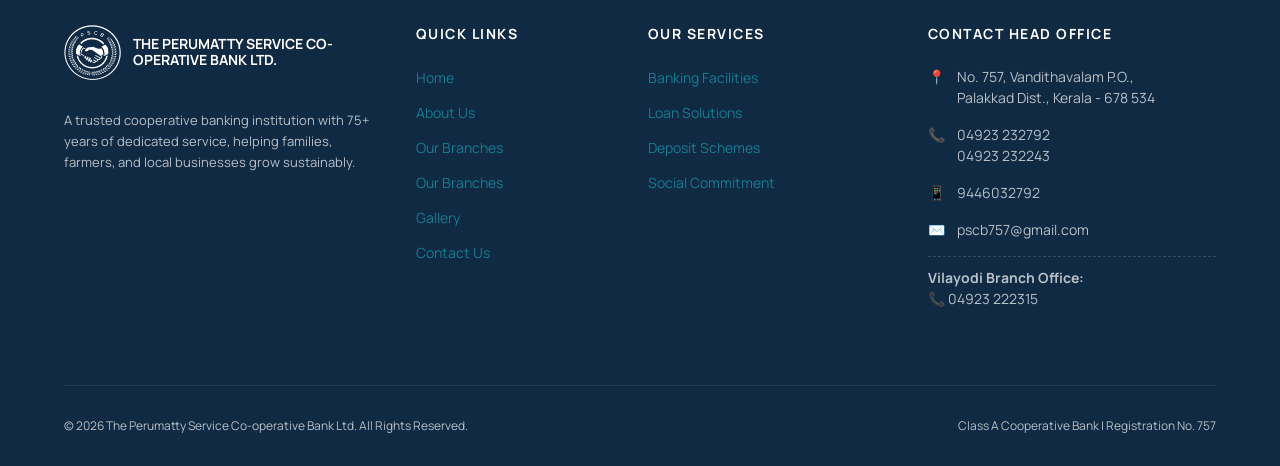
<file: contact.html>
<!DOCTYPE html>
<html lang="en">
<head>
    <meta charset="UTF-8">
    <meta name="viewport" content="width=device-width, initial-scale=1.0">
    <title>Contact Us | Perumatty Service Cooperative Bank Ltd. Palakkad</title>
    <meta name="description" content="Contact Perumatty Service Cooperative Bank. Get in touch with our head office in Palakkad, Kerala for loans, deposits, and customer assistance.">
    
    <!-- SEO and Canonical Meta Tags -->
    <link rel="canonical" href="https://perumattyscb.in/contact.html">
    
    <!-- Open Graph / Facebook -->
    <meta property="og:type" content="website">
    <meta property="og:url" content="https://perumattyscb.in/contact.html">
    <meta property="og:title" content="Contact Us | Perumatty Service Cooperative Bank Ltd. Palakkad">
    <meta property="og:description" content="Contact Perumatty Service Cooperative Bank. Get in touch with our head office in Palakkad, Kerala for loans, deposits, and customer assistance.">
    <meta property="og:image" content="https://perumattyscb.in/assets/welcome-bank.jpg">
    <meta property="og:locale" content="en_US">
    <meta property="og:site_name" content="Perumatty Service Cooperative Bank Ltd.">
    
    <!-- Twitter -->
    <meta name="twitter:card" content="summary_large_image">
    <meta name="twitter:url" content="https://perumattyscb.in/contact.html">
    <meta name="twitter:title" content="Contact Us | Perumatty Service Cooperative Bank Ltd. Palakkad">
    <meta name="twitter:description" content="Contact Perumatty Service Cooperative Bank. Get in touch with our head office in Palakkad, Kerala for loans, deposits, and customer assistance.">
    <meta name="twitter:image" content="https://perumattyscb.in/assets/welcome-bank.jpg">
    
    <!-- JSON-LD Structured Data Schema -->
    <script type="application/ld+json">
    {
      "@context": "https://schema.org",
      "@graph": [
        {
          "@type": "BreadcrumbList",
          "itemListElement": [
            {
              "@type": "ListItem",
              "position": 1,
              "name": "Home",
              "item": "https://perumattyscb.in/"
            },
            {
              "@type": "ListItem",
              "position": 2,
              "name": "Contact",
              "item": "https://perumattyscb.in/contact.html"
            }
          ]
        }
      ]
    }
    </script>
    
    <!-- Stylesheets -->
    <link rel="stylesheet" href="css/style.css">
</head>
<body>

    <!-- Sticky Navigation Bar -->
    <header class="navbar">
        <div class="container">
            <a href="index.html" class="nav-brand">
                <div class="logo-container">
                    <img src="assets/logo.png" alt="Perumatty Service Cooperative Bank logo" alt="Perumatty Bank Logo">
                </div>
                <div class="brand-names">
                    <span class="brand-title-full">THE PERUMATTY SERVICE CO-OPERATIVE BANK LTD.</span>
                    <span class="brand-subtitle-full">ESTD. 1949 | CLASS A BANK</span>
                </div>
            </a>
            
            <nav>
                <ul class="nav-menu">
                    <li class="nav-item"><a href="index.html" class="nav-link">Home</a></li>
                    <li class="nav-item"><a href="branches.html" class="nav-link">Our Branches</a></li>
                    <li class="nav-item dropdown">
                        <a class="nav-link">Services <span class="dropdown-icon">▼</span></a>
                        <div class="dropdown-menu">
                            <a href="services/banking-facilities.html" class="dropdown-link">Banking Facilities</a>
                            <a href="services/loans.html" class="dropdown-link">Loans</a>
                            <a href="services/deposits.html" class="dropdown-link">Deposits</a>
                            <a href="services/social-committed-presence.html" class="dropdown-link">Social Committed Presence</a>
                        </div>
                    </li>
                    <li class="nav-item"><a href="gallery.html" class="nav-link">Gallery</a></li>
                    <li class="nav-item"><a href="contact.html" class="nav-link active">Contact</a></li>
                </ul>
            </nav>

            <button class="hamburger" aria-label="Toggle Navigation Menu">
                <span></span>
                <span></span>
                <span></span>
            </button>
        </div>
    </header>
    
    <!-- Navbar Spacer -->
    <div class="navbar-spacer"></div>

    <!-- Sub-Hero Banner -->
    <section class="sub-hero">
        <div class="container sub-hero-grid">
            <div class="sub-hero-content">
                <span class="eyebrow" style="color: var(--accent);">Get In Touch</span>
                <h1 class="sub-hero-title">Contact Us</h1>
                <p class="sub-hero-desc">We are here to assist you. Connect with our administrative staff or branch offices for prompt assistance.</p>
            </div>
            <div class="sub-hero-image-box">
                <img src="assets/welcome-bank.jpg" alt="Perumatty Service Cooperative Bank building and main office in Palakkad, Kerala" alt="Perumatty Bank Main Building">
            </div>
        </div>
    </section>

    <!-- Contact Grid Panel & Form -->
    <section class="section section-bg-white reveal">
        <div class="container">
            <div class="contact-grid">
                
                <!-- Left: Contact Details Panel -->
                <div class="contact-info-panel">
                    <span class="eyebrow">Connect Directly</span>
                    <h2 style="font-size: 30px; margin-bottom: 24px;">Official Contact Details</h2>
                    
                    <!-- Card: Address -->
                    <div class="contact-info-card">
                        <div class="contact-info-icon">📍</div>
                        <div class="contact-info-details">
                            <h4>Head Office Address</h4>
                            <p><a href="https://share.google/sxB4sDEc3N90TOK0S" target="_blank" style="color: inherit; text-decoration: none; font-weight: 500;">No. 757, Vandithavalam P.O.,<br>Palakkad District, Kerala – PIN 678 534</a></p>
                        </div>
                    </div>

                    <!-- Card: Phone -->
                    <div class="contact-info-card">
                        <div class="contact-info-icon">📞</div>
                        <div class="contact-info-details">
                            <h4>Landline Numbers</h4>
                            <p>
                                <a href="tel:04923232792">04923 232792</a><br>
                                <a href="tel:04923232243">04923 232243</a>
                            </p>
                        </div>
                    </div>

                    <!-- Card: Mobile -->
                    <div class="contact-info-card">
                        <div class="contact-info-icon">📱</div>
                        <div class="contact-info-details">
                            <h4>Mobile Contact</h4>
                            <p><a href="tel:9446032792">9446032792</a> (SMS & Calls)</p>
                        </div>
                    </div>

                    <!-- Card: Email -->
                    <div class="contact-info-card">
                        <div class="contact-info-icon">✉️</div>
                        <div class="contact-info-details">
                            <h4>Email Communication</h4>
                            <p><a href="mailto:pscb757@gmail.com">pscb757@gmail.com</a></p>
                        </div>
                    </div>

                    <!-- Card: Branch Vilayodi -->
                    <div class="contact-info-card" style="border-left: 3px solid var(--accent); background-color: var(--accent-light);">
                        <div class="contact-info-icon" style="color: var(--accent-hover);">🏢</div>
                        <div class="contact-info-details">
                            <h4>Vilayodi Branch</h4>
                            <p>
                                📞 Landline: <a href="tel:04923222315">04923 222315</a><br>
                                Address: Vilayodi, Palakkad Dist.
                            </p>
                        </div>
                    </div>
                </div>

                <!-- Right: Contact Form Panel -->
                <div class="contact-form-panel">
                    <h3 class="form-title">Send a Message</h3>
                    <p class="form-subtitle">Have a question about savings, deposits, loans, or agriculture initiatives? Fill out the form below and we will get back to you.</p>
                    
                    <form id="contactFormPage">
                        <div class="form-group">
                            <label class="form-label" for="pageContactName">Full Name</label>
                            <input type="text" id="pageContactName" class="form-control" placeholder="Enter your name" required>
                        </div>
                        <div class="form-group">
                            <label class="form-label" for="pageContactPhone">Phone Number</label>
                            <input type="tel" id="pageContactPhone" class="form-control" placeholder="Enter your phone number" required>
                        </div>
                        <div class="form-group">
                            <label class="form-label" for="pageContactEmail">Email Address</label>
                            <input type="email" id="pageContactEmail" class="form-control" placeholder="Enter email address" required>
                        </div>
                        <div class="form-group">
                            <label class="form-label" for="pageContactService">Select Service Category</label>
                            <select id="pageContactService" class="form-control" required>
                                <option value="">-- Choose Category --</option>
                                <option value="Banking Facilities">Banking Facilities</option>
                                <option value="Loans">Loans</option>
                                <option value="Deposits">Deposits</option>
                                <option value="Social Committed Presence">Social Committed Presence</option>
                                <option value="General Enquiry">General Enquiry</option>
                            </select>
                        </div>
                        <div class="form-group">
                            <label class="form-label" for="pageContactMsg">Message Details</label>
                            <textarea id="pageContactMsg" class="form-control" placeholder="Type your detailed message here..." required></textarea>
                        </div>
                        
                        <button type="submit" class="btn btn-primary" style="width: 100%; margin-top: 10px;">Send Message</button>
                    </form>
                </div>

            </div>
        </div>
    </section>

    <!-- Footer -->
    <footer class="footer">
        <div class="container">
            <div class="footer-grid">
                <!-- Col 1: Brand Info -->
                <div class="footer-logo-area">
                    <div class="footer-logo-row">
                        <div class="footer-logo-container">
                            <img src="assets/logo.png" alt="Perumatty Service Cooperative Bank logo" alt="Perumatty Bank Footer Logo">
                        </div>
                        <span class="footer-brand-title">THE PERUMATTY SERVICE CO-OPERATIVE BANK LTD.</span>
                    </div>
                    <p style="font-size: 13px; line-height: 1.6; margin-top: 10px;">A trusted cooperative banking institution with 75+ years of dedicated service, helping families, farmers, and local businesses grow sustainably.</p>
                </div>
                
                <!-- Col 2: Quick Links -->
                <div>
                    <h5>Quick Links</h5>
                    <ul class="footer-links-list">
                        <li class="footer-link-item"><a href="index.html">Home</a></li>
                        <li class="footer-link-item"><a href="about.html">About Us</a></li>
                        <li class="footer-link-item"><a href="branches.html">Our Branches</a></li>
                        <li class="footer-link-item"><a href="branches.html">Our Branches</a></li>
                        <li class="footer-link-item"><a href="gallery.html">Gallery</a></li>
                        <li class="footer-link-item"><a href="contact.html">Contact Us</a></li>
                    </ul>
                </div>
                
                <!-- Col 3: Services Links -->
                <div>
                    <h5>Our Services</h5>
                    <ul class="footer-links-list">
                        <li class="footer-link-item"><a href="services/banking-facilities.html">Banking Facilities</a></li>
                        <li class="footer-link-item"><a href="services/loans.html">Loan Solutions</a></li>
                        <li class="footer-link-item"><a href="services/deposits.html">Deposit Schemes</a></li>
                        <li class="footer-link-item"><a href="services/social-committed-presence.html">Social Commitment</a></li>
                    </ul>
                </div>
                
                <!-- Col 4: Contact Details -->
                <div>
                    <h5>Contact Head Office</h5>
                    <div class="footer-contact-item">
                        <div class="footer-contact-icon">📍</div>
                        <div><a href="https://share.google/sxB4sDEc3N90TOK0S" target="_blank" style="color: inherit; text-decoration: none;">No. 757, Vandithavalam P.O.,<br>Palakkad Dist., Kerala - 678 534</a></div>
                    </div>
                    <div class="footer-contact-item">
                        <div class="footer-contact-icon">📞</div>
                        <div>
                            <a href="tel:04923232792">04923 232792</a><br>
                            <a href="tel:04923232243">04923 232243</a>
                        </div>
                    </div>
                    <div class="footer-contact-item">
                        <div class="footer-contact-icon">📱</div>
                        <div><a href="tel:9446032792">9446032792</a></div>
                    </div>
                    <div class="footer-contact-item">
                        <div class="footer-contact-icon">✉️</div>
                        <div><a href="mailto:pscb757@gmail.com">pscb757@gmail.com</a></div>
                    </div>
                    <div class="footer-contact-item" style="border-top: 1px dashed rgba(255,255,255,0.15); padding-top: 10px; margin-top: 10px;">
                        <div>
                            <strong>Vilayodi Branch Office:</strong><br>
                            📞 <a href="tel:04923222315">04923 222315</a>
                        </div>
                    </div>
                </div>
            </div>
            
            <div class="footer-bottom">
                <div>&copy; 2026 The Perumatty Service Co-operative Bank Ltd. All Rights Reserved.</div>
                <div>Class A Cooperative Bank | Registration No. 757</div>
            </div>
        </div>
    </footer>

    <!-- Sticky Floating Enquiry Button -->
    <button class="sticky-enquiry-btn trigger-enquiry">
        <span>Enquire Now</span>
    </button>

    <!-- Enquiry Modal/Panel -->
    <div class="enquiry-modal" id="enquiryModal">
        <div class="enquiry-panel">
            <div class="enquiry-header">
                <h3>Quick Enquiry</h3>
                <button class="enquiry-close" aria-label="Close Enquiry Panel">&times;</button>
            </div>
            <form id="enquiryForm">
                <div class="form-group">
                    <label class="form-label" for="enquiryName">Full Name</label>
                    <input type="text" id="enquiryName" class="form-control" placeholder="Enter your full name" required>
                </div>
                <div class="form-group">
                    <label class="form-label" for="enquiryPhone">Phone Number</label>
                    <input type="tel" id="enquiryPhone" class="form-control" placeholder="Enter phone number" required>
                </div>
                <div class="form-group">
                    <label class="form-label" for="enquiryEmail">Email Address</label>
                    <input type="email" id="enquiryEmail" class="form-control" placeholder="Enter email address" required>
                </div>
                <div class="form-group">
                    <label class="form-label" for="enquiryService">Select Service</label>
                    <select id="enquiryService" class="form-control" required>
                        <option value="">-- Choose Option --</option>
                        <option value="Banking Facilities">Banking Facilities</option>
                        <option value="Loans">Loans</option>
                        <option value="Deposits">Deposits</option>
                        <option value="Social Committed Presence">Social Committed Presence</option>
                        <option value="General Enquiry">General Enquiry</option>
                    </select>
                </div>
                <div class="form-group">
                    <label class="form-label" for="enquiryMsg">Message</label>
                    <textarea id="enquiryMsg" class="form-control" placeholder="How can we assist you?" required></textarea>
                </div>
                <button type="submit" class="btn btn-primary" style="width: 100%; margin-top: 10px;">Submit Enquiry</button>
            </form>
            
            <div class="enquiry-quick-links">
                <a href="tel:9446032792" class="enquiry-quick-btn call">📞 Call Us</a>
                <a href="https://wa.me/919446032792" target="_blank" class="enquiry-quick-btn whatsapp">💬 WhatsApp</a>
            </div>
        </div>
    </div>

    <!-- Scripts -->
    <script src="js/main.js"></script>
    <script>
        // Additional local page form script
        const contactFormPage = document.getElementById('contactFormPage');
        if (contactFormPage) {
            contactFormPage.addEventListener('submit', (e) => {
                e.preventDefault();
                const name = document.getElementById('pageContactName').value;
                const phone = document.getElementById('pageContactPhone').value;
                const category = document.getElementById('pageContactService').value;
                alert(`Thank you, ${name}! Your contact message regarding "${category}" has been simulated successfully. We will reach out to you shortly at ${phone}.`);
                contactFormPage.reset();
            });
        }
    </script>
</body>
</html>
</file>
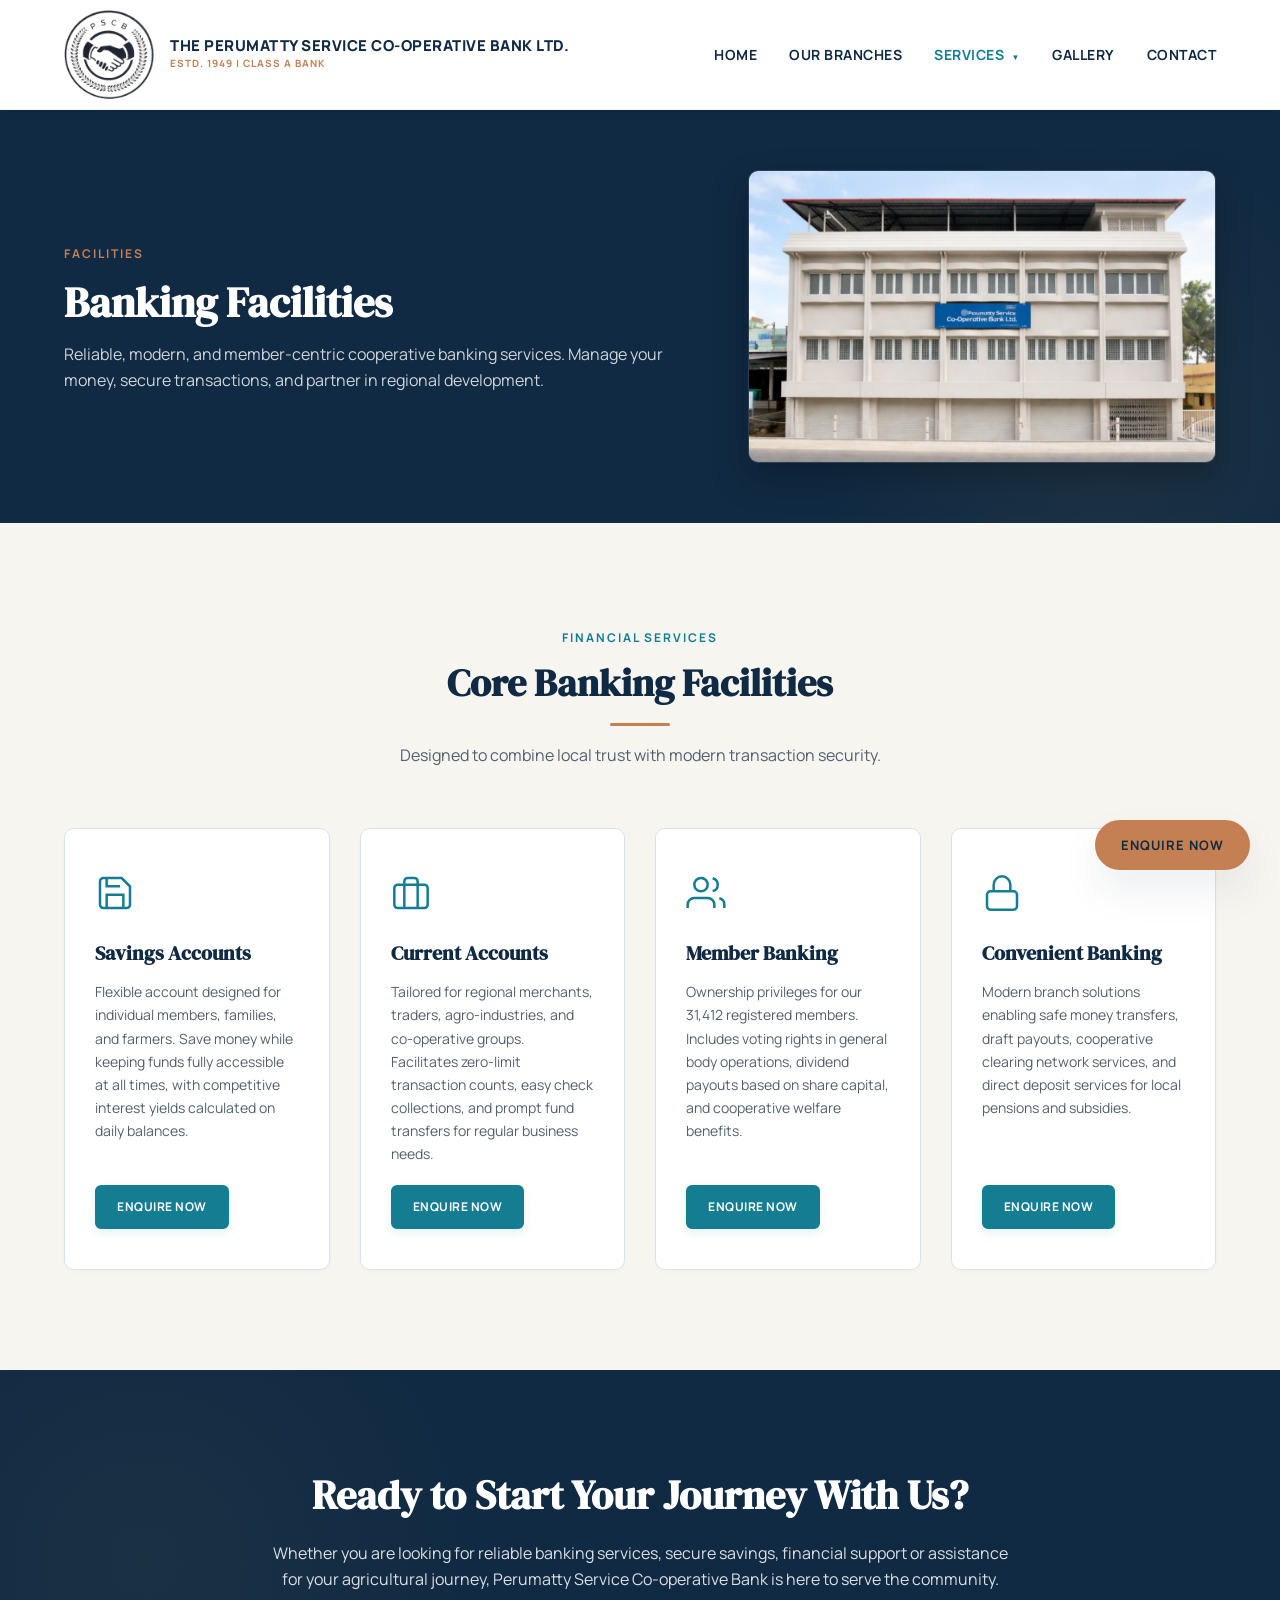
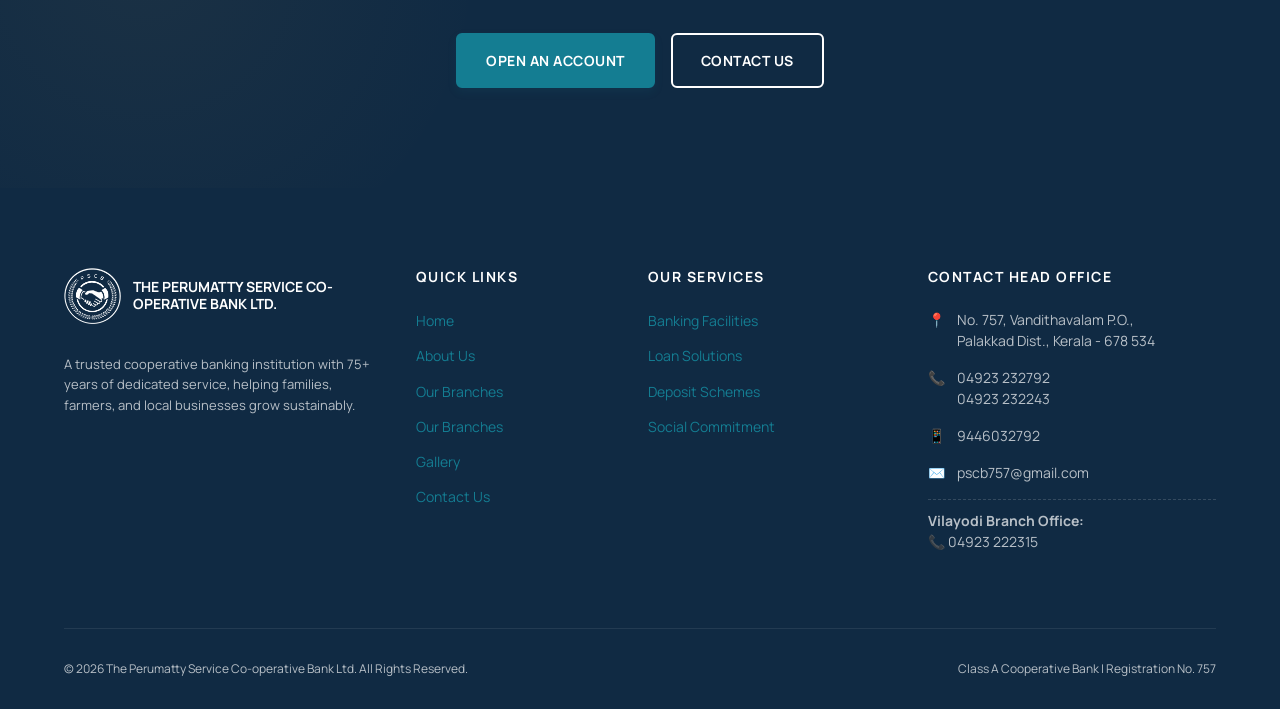
<file: services/banking-facilities.html>
<!DOCTYPE html>
<html lang="en">
<head>
    <meta charset="UTF-8">
    <meta name="viewport" content="width=device-width, initial-scale=1.0">
    <title>Banking Facilities & Services | Perumatty Cooperative Bank</title>
    <meta name="description" content="Explore core banking services at Perumatty Service Cooperative Bank including gold loans, secure locker facilities, and personal accounts in Palakkad.">
    
    <!-- SEO and Canonical Meta Tags -->
    <link rel="canonical" href="https://perumattyscb.in/services/banking-facilities.html">
    
    <!-- Open Graph / Facebook -->
    <meta property="og:type" content="website">
    <meta property="og:url" content="https://perumattyscb.in/services/banking-facilities.html">
    <meta property="og:title" content="Banking Facilities & Services | Perumatty Cooperative Bank">
    <meta property="og:description" content="Explore core banking services at Perumatty Service Cooperative Bank including gold loans, secure locker facilities, and personal accounts in Palakkad.">
    <meta property="og:image" content="https://perumattyscb.in/assets/service-banking.jpg">
    <meta property="og:locale" content="en_US">
    <meta property="og:site_name" content="Perumatty Service Cooperative Bank Ltd.">
    
    <!-- Twitter -->
    <meta name="twitter:card" content="summary_large_image">
    <meta name="twitter:url" content="https://perumattyscb.in/services/banking-facilities.html">
    <meta name="twitter:title" content="Banking Facilities & Services | Perumatty Cooperative Bank">
    <meta name="twitter:description" content="Explore core banking services at Perumatty Service Cooperative Bank including gold loans, secure locker facilities, and personal accounts in Palakkad.">
    <meta name="twitter:image" content="https://perumattyscb.in/assets/service-banking.jpg">
    
    <!-- JSON-LD Structured Data Schema -->
    <script type="application/ld+json">
    {
      "@context": "https://schema.org",
      "@graph": [
        {
          "@type": "BreadcrumbList",
          "itemListElement": [
            {
              "@type": "ListItem",
              "position": 1,
              "name": "Home",
              "item": "https://perumattyscb.in/"
            },
            {
              "@type": "ListItem",
              "position": 2,
              "name": "Services",
              "item": "https://perumattyscb.in/services/banking-facilities.html"
            },
            {
              "@type": "ListItem",
              "position": 3,
              "name": "Banking Facilities",
              "item": "https://perumattyscb.in/services/banking-facilities.html"
            }
          ]
        },
        {
          "@type": "FinancialService",
          "name": "Perumatty Service Cooperative Bank Ltd. - Banking Facilities",
          "image": "https://perumattyscb.in/assets/service-banking.jpg",
          "url": "https://perumattyscb.in/services/banking-facilities.html",
          "telephone": "04923232792",
          "address": {
            "@type": "PostalAddress",
            "streetAddress": "No. 757, Vandithavalam P.O.",
            "addressLocality": "Perumatty, Palakkad",
            "addressRegion": "Kerala",
            "postalCode": "678534",
            "addressCountry": "IN"
          }
        }
      ]
    }
    </script>
    
    <!-- Stylesheets -->
    <link rel="stylesheet" href="../css/style.css">
</head>
<body>

    <!-- Sticky Navigation Bar -->
    <header class="navbar">
        <div class="container">
            <a href="../index.html" class="nav-brand">
                <div class="logo-container">
                    <img src="../assets/logo.png" alt="Perumatty Service Cooperative Bank logo" alt="Perumatty Bank Logo">
                </div>
                <div class="brand-names">
                    <span class="brand-title-full">THE PERUMATTY SERVICE CO-OPERATIVE BANK LTD.</span>
                    <span class="brand-subtitle-full">ESTD. 1949 | CLASS A BANK</span>
                </div>
            </a>
            
            <nav>
                <ul class="nav-menu">
                    <li class="nav-item"><a href="../index.html" class="nav-link">Home</a></li>
                    <li class="nav-item"><a href="../branches.html" class="nav-link">Our Branches</a></li>
                    <li class="nav-item dropdown">
                        <a class="nav-link active">Services <span class="dropdown-icon">▼</span></a>
                        <div class="dropdown-menu">
                            <a href="banking-facilities.html" class="dropdown-link">Banking Facilities</a>
                            <a href="loans.html" class="dropdown-link">Loans</a>
                            <a href="deposits.html" class="dropdown-link">Deposits</a>
                            <a href="social-committed-presence.html" class="dropdown-link">Social Committed Presence</a>
                        </div>
                    </li>
                    <li class="nav-item"><a href="../gallery.html" class="nav-link">Gallery</a></li>
                    <li class="nav-item"><a href="../contact.html" class="nav-link">Contact</a></li>
                </ul>
            </nav>

            <button class="hamburger" aria-label="Toggle Navigation Menu">
                <span></span>
                <span></span>
                <span></span>
            </button>
        </div>
    </header>
    
    <!-- Navbar Spacer -->
    <div class="navbar-spacer"></div>

    <!-- Sub-Hero Banner -->
    <section class="sub-hero">
        <div class="container sub-hero-grid">
            <div class="sub-hero-content">
                <span class="eyebrow" style="color: var(--accent);">Facilities</span>
                <h1 class="sub-hero-title">Banking Facilities</h1>
                <p class="sub-hero-desc">Reliable, modern, and member-centric cooperative banking services. Manage your money, secure transactions, and partner in regional development.</p>
            </div>
            <div class="sub-hero-image-box">
                <img src="../assets/welcome-bank.jpg" alt="Perumatty Service Cooperative Bank building and main office in Palakkad, Kerala" alt="Perumatty Bank Main Building">
            </div>
        </div>
    </section>

    <!-- Services Section -->
    <section class="section section-bg-white reveal">
        <div class="container">
            <div class="section-header">
                <span class="eyebrow">Financial Services</span>
                <h2 class="section-title">Core Banking Facilities</h2>
                <p class="section-subtitle">Designed to combine local trust with modern transaction security.</p>
            </div>

            <div class="card-grid">
                <!-- Savings -->
                <div class="card">
                    <div class="card-icon">
                        <svg viewBox="0 0 24 24"><path d="M19 21H5a2 2 0 0 1-2-2V5a2 2 0 0 1 2-2h11l5 5v11a2 2 0 0 1-2 2z"></path><polyline points="17 21 17 13 7 13 7 21"></polyline><polyline points="7 3 7 8 15 8"></polyline></svg>
                    </div>
                    <h3 class="card-title">Savings Accounts</h3>
                    <p class="card-desc">Flexible account designed for individual members, families, and farmers. Save money while keeping funds fully accessible at all times, with competitive interest yields calculated on daily balances.</p>
                    <a href="#enquiry" class="btn btn-primary trigger-enquiry" data-service="Banking Facilities" style="padding: 10px 20px; font-size: 12px; align-self: flex-start;">Enquire Now</a>
                </div>

                <!-- Current -->
                <div class="card">
                    <div class="card-icon">
                        <svg viewBox="0 0 24 24"><rect x="2" y="7" width="20" height="14" rx="2" ry="2"></rect><path d="M16 21V5a2 2 0 0 0-2-2h-4a2 2 0 0 0-2 2v16"></path></svg>
                    </div>
                    <h3 class="card-title">Current Accounts</h3>
                    <p class="card-desc">Tailored for regional merchants, traders, agro-industries, and co-operative groups. Facilitates zero-limit transaction counts, easy check collections, and prompt fund transfers for regular business needs.</p>
                    <a href="#enquiry" class="btn btn-primary trigger-enquiry" data-service="Banking Facilities" style="padding: 10px 20px; font-size: 12px; align-self: flex-start;">Enquire Now</a>
                </div>

                <!-- Member Services -->
                <div class="card">
                    <div class="card-icon">
                        <svg viewBox="0 0 24 24"><path d="M17 21v-2a4 4 0 0 0-4-4H5a4 4 0 0 0-4 4v2"></path><circle cx="9" cy="7" r="4"></circle><path d="M23 21v-2a4 4 0 0 0-3-3.87"></path><path d="M16 3.13a4 4 0 0 1 0 7.75"></path></svg>
                    </div>
                    <h3 class="card-title">Member Banking</h3>
                    <p class="card-desc">Ownership privileges for our 31,412 registered members. Includes voting rights in general body operations, dividend payouts based on share capital, and cooperative welfare benefits.</p>
                    <a href="#enquiry" class="btn btn-primary trigger-enquiry" data-service="Banking Facilities" style="padding: 10px 20px; font-size: 12px; align-self: flex-start;">Enquire Now</a>
                </div>

                <!-- Secure Transactions -->
                <div class="card">
                    <div class="card-icon">
                        <svg viewBox="0 0 24 24"><rect x="3" y="11" width="18" height="11" rx="2" ry="2"></rect><path d="M7 11V7a5 5 0 0 1 10 0v4"></path></svg>
                    </div>
                    <h3 class="card-title">Convenient Banking</h3>
                    <p class="card-desc">Modern branch solutions enabling safe money transfers, draft payouts, cooperative clearing network services, and direct deposit services for local pensions and subsidies.</p>
                    <a href="#enquiry" class="btn btn-primary trigger-enquiry" data-service="Banking Facilities" style="padding: 10px 20px; font-size: 12px; align-self: flex-start;">Enquire Now</a>
                </div>
            </div>
        </div>
    </section>

    <!-- Ready to Start Your Journey Section -->
    <section class="cta-section reveal">
        <div class="container">
            <div class="cta-content">
                <h2 class="cta-title">Ready to Start Your Journey With Us?</h2>
                <p class="cta-desc">Whether you are looking for reliable banking services, secure savings, financial support or assistance for your agricultural journey, Perumatty Service Co-operative Bank is here to serve the community.</p>
                <div class="cta-actions">
                    <a href="#enquiry" class="btn btn-accent trigger-enquiry" data-service="General Enquiry">Open An Account</a>
                    <a href="../contact.html" class="btn btn-outline-white">Contact Us</a>
                </div>
            </div>
        </div>
    </section>

    <!-- Footer -->
    <footer class="footer">
        <div class="container">
            <div class="footer-grid">
                <!-- Col 1: Brand Info -->
                <div class="footer-logo-area">
                    <div class="footer-logo-row">
                        <div class="footer-logo-container">
                            <img src="../assets/logo.png" alt="Perumatty Service Cooperative Bank logo" alt="Perumatty Bank Footer Logo">
                        </div>
                        <span class="footer-brand-title">THE PERUMATTY SERVICE CO-OPERATIVE BANK LTD.</span>
                    </div>
                    <p style="font-size: 13px; line-height: 1.6; margin-top: 10px;">A trusted cooperative banking institution with 75+ years of dedicated service, helping families, farmers, and local businesses grow sustainably.</p>
                </div>
                
                <!-- Col 2: Quick Links -->
                <div>
                    <h5>Quick Links</h5>
                    <ul class="footer-links-list">
                        <li class="footer-link-item"><a href="../index.html">Home</a></li>
                        <li class="footer-link-item"><a href="../about.html">About Us</a></li>
                        <li class="footer-link-item"><a href="../branches.html">Our Branches</a></li>
                        <li class="footer-link-item"><a href="../branches.html">Our Branches</a></li>
                        <li class="footer-link-item"><a href="../gallery.html">Gallery</a></li>
                        <li class="footer-link-item"><a href="../contact.html">Contact Us</a></li>
                    </ul>
                </div>
                
                <!-- Col 3: Services Links -->
                <div>
                    <h5>Our Services</h5>
                    <ul class="footer-links-list">
                        <li class="footer-link-item"><a href="banking-facilities.html">Banking Facilities</a></li>
                        <li class="footer-link-item"><a href="loans.html">Loan Solutions</a></li>
                        <li class="footer-link-item"><a href="deposits.html">Deposit Schemes</a></li>
                        <li class="footer-link-item"><a href="social-committed-presence.html">Social Commitment</a></li>
                    </ul>
                </div>
                
                <!-- Col 4: Contact Details -->
                <div>
                    <h5>Contact Head Office</h5>
                    <div class="footer-contact-item">
                        <div class="footer-contact-icon">📍</div>
                        <div><a href="https://share.google/sxB4sDEc3N90TOK0S" target="_blank" style="color: inherit; text-decoration: none;">No. 757, Vandithavalam P.O.,<br>Palakkad Dist., Kerala - 678 534</a></div>
                    </div>
                    <div class="footer-contact-item">
                        <div class="footer-contact-icon">📞</div>
                        <div>
                            <a href="tel:04923232792">04923 232792</a><br>
                            <a href="tel:04923232243">04923 232243</a>
                        </div>
                    </div>
                    <div class="footer-contact-item">
                        <div class="footer-contact-icon">📱</div>
                        <div><a href="tel:9446032792">9446032792</a></div>
                    </div>
                    <div class="footer-contact-item">
                        <div class="footer-contact-icon">✉️</div>
                        <div><a href="mailto:pscb757@gmail.com">pscb757@gmail.com</a></div>
                    </div>
                    <div class="footer-contact-item" style="border-top: 1px dashed rgba(255,255,255,0.15); padding-top: 10px; margin-top: 10px;">
                        <div>
                            <strong>Vilayodi Branch Office:</strong><br>
                            📞 <a href="tel:04923222315">04923 222315</a>
                        </div>
                    </div>
                </div>
            </div>
            
            <div class="footer-bottom">
                <div>&copy; 2026 The Perumatty Service Co-operative Bank Ltd. All Rights Reserved.</div>
                <div>Class A Cooperative Bank | Registration No. 757</div>
            </div>
        </div>
    </footer>

    <!-- Sticky Floating Enquiry Button -->
    <button class="sticky-enquiry-btn trigger-enquiry">
        <span>Enquire Now</span>
    </button>

    <!-- Enquiry Modal/Panel -->
    <div class="enquiry-modal" id="enquiryModal">
        <div class="enquiry-panel">
            <div class="enquiry-header">
                <h3>Quick Enquiry</h3>
                <button class="enquiry-close" aria-label="Close Enquiry Panel">&times;</button>
            </div>
            <form id="enquiryForm">
                <div class="form-group">
                    <label class="form-label" for="enquiryName">Full Name</label>
                    <input type="text" id="enquiryName" class="form-control" placeholder="Enter your full name" required>
                </div>
                <div class="form-group">
                    <label class="form-label" for="enquiryPhone">Phone Number</label>
                    <input type="tel" id="enquiryPhone" class="form-control" placeholder="Enter phone number" required>
                </div>
                <div class="form-group">
                    <label class="form-label" for="enquiryEmail">Email Address</label>
                    <input type="email" id="enquiryEmail" class="form-control" placeholder="Enter email address" required>
                </div>
                <div class="form-group">
                    <label class="form-label" for="enquiryService">Select Service</label>
                    <select id="enquiryService" class="form-control" required>
                        <option value="">-- Choose Option --</option>
                        <option value="Banking Facilities">Banking Facilities</option>
                        <option value="Loans">Loans</option>
                        <option value="Deposits">Deposits</option>
                        <option value="Social Committed Presence">Social Committed Presence</option>
                        <option value="General Enquiry">General Enquiry</option>
                    </select>
                </div>
                <div class="form-group">
                    <label class="form-label" for="enquiryMsg">Message</label>
                    <textarea id="enquiryMsg" class="form-control" placeholder="How can we assist you?" required></textarea>
                </div>
                <button type="submit" class="btn btn-primary" style="width: 100%; margin-top: 10px;">Submit Enquiry</button>
            </form>
            
            <div class="enquiry-quick-links">
                <a href="tel:9446032792" class="enquiry-quick-btn call">📞 Call Us</a>
                <a href="https://wa.me/919446032792" target="_blank" class="enquiry-quick-btn whatsapp">💬 WhatsApp</a>
            </div>
        </div>
    </div>

    <!-- Scripts -->
    <script src="../js/main.js"></script>
</body>
</html>
</file>
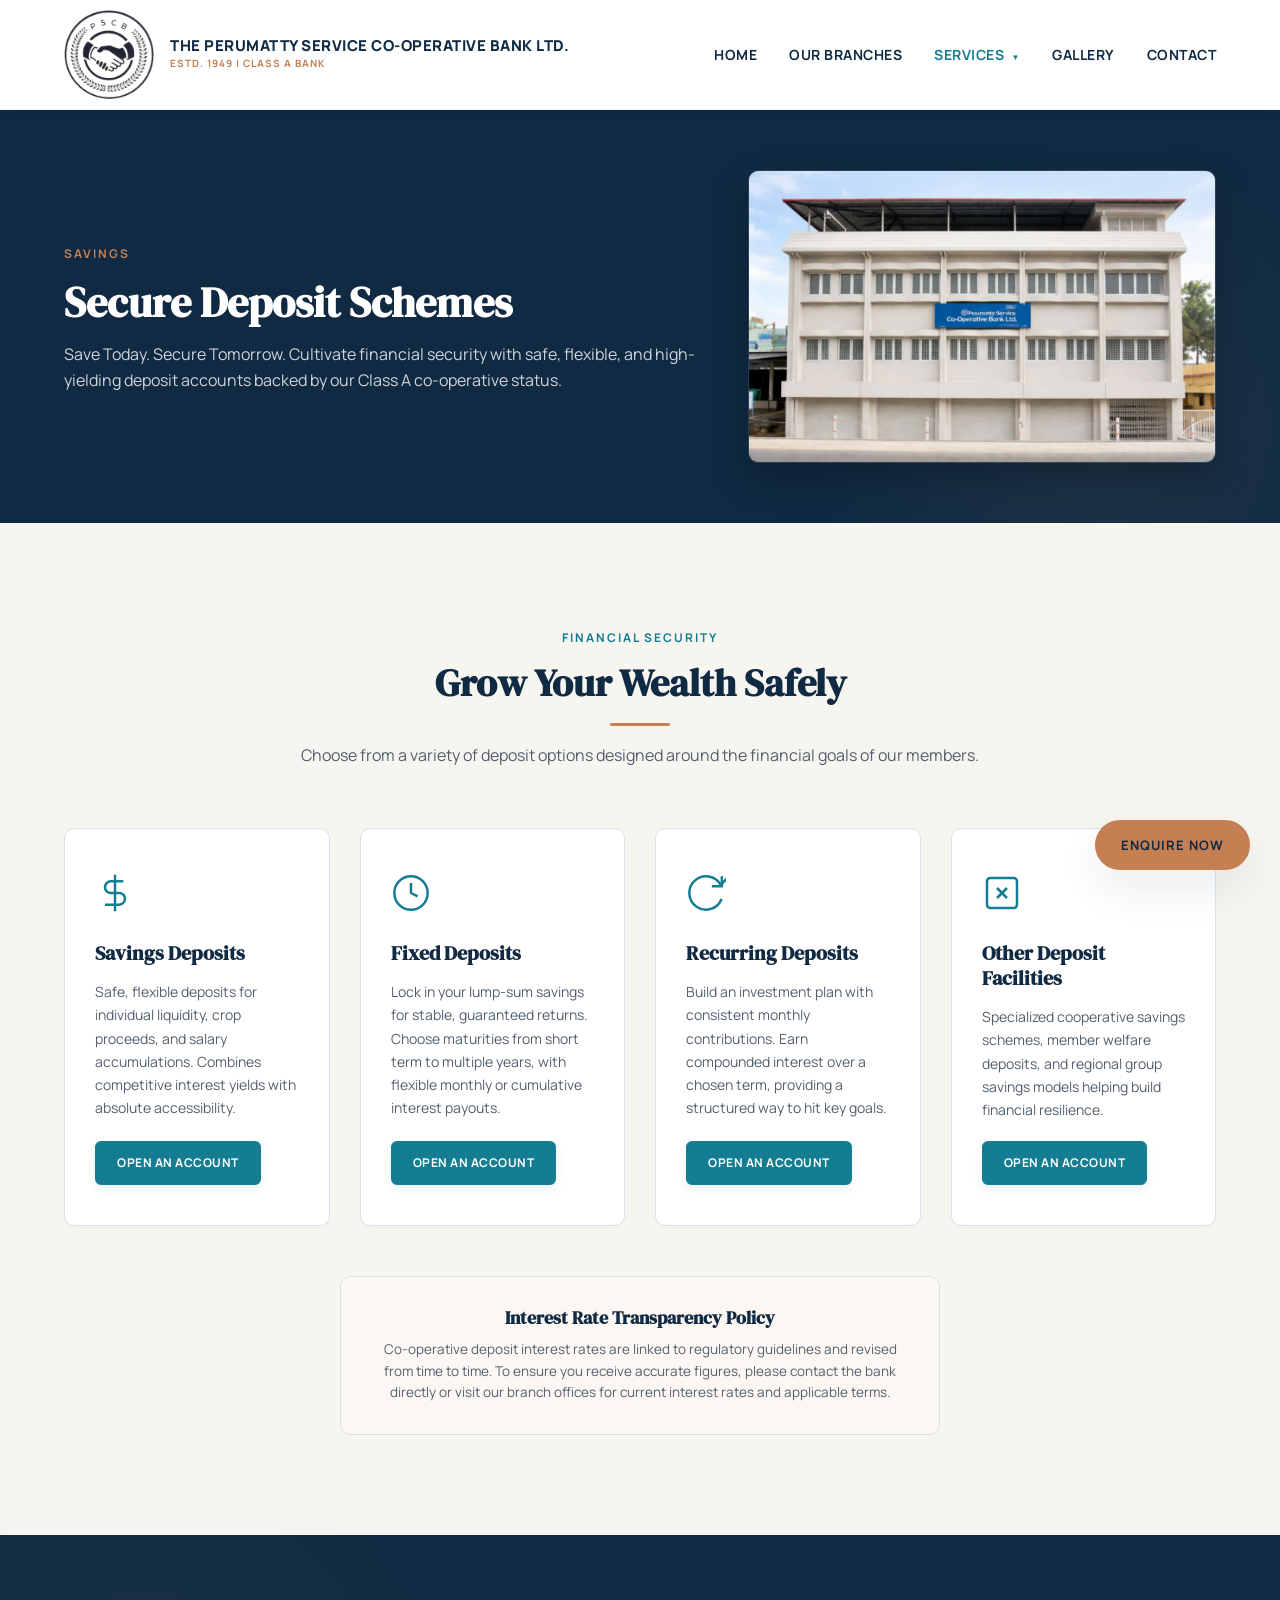
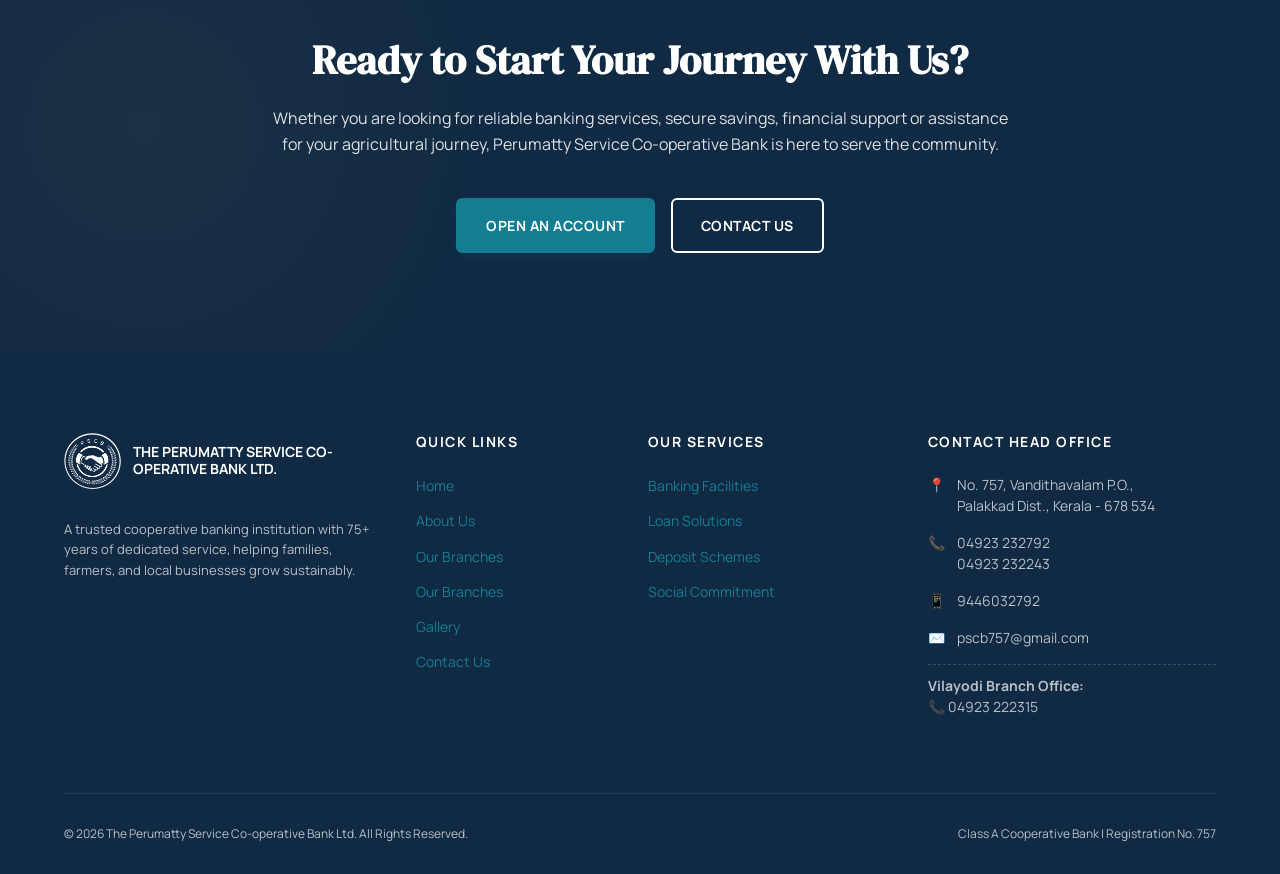
<file: services/deposits.html>
<!DOCTYPE html>
<html lang="en">
<head>
    <meta charset="UTF-8">
    <meta name="viewport" content="width=device-width, initial-scale=1.0">
    <title>Deposit Schemes & Savings Plans | Perumatty Cooperative Bank</title>
    <meta name="description" content="Grow your wealth with Perumatty Service Cooperative Bank's secure savings, fixed deposits, and recurring deposit schemes with competitive interest rates.">
    
    <!-- SEO and Canonical Meta Tags -->
    <link rel="canonical" href="https://perumattyscb.in/services/deposits.html">
    
    <!-- Open Graph / Facebook -->
    <meta property="og:type" content="website">
    <meta property="og:url" content="https://perumattyscb.in/services/deposits.html">
    <meta property="og:title" content="Deposit Schemes & Savings Plans | Perumatty Cooperative Bank">
    <meta property="og:description" content="Grow your wealth with Perumatty Service Cooperative Bank's secure savings, fixed deposits, and recurring deposit schemes with competitive interest rates.">
    <meta property="og:image" content="https://perumattyscb.in/assets/service-deposits.jpg">
    <meta property="og:locale" content="en_US">
    <meta property="og:site_name" content="Perumatty Service Cooperative Bank Ltd.">
    
    <!-- Twitter -->
    <meta name="twitter:card" content="summary_large_image">
    <meta name="twitter:url" content="https://perumattyscb.in/services/deposits.html">
    <meta name="twitter:title" content="Deposit Schemes & Savings Plans | Perumatty Cooperative Bank">
    <meta name="twitter:description" content="Grow your wealth with Perumatty Service Cooperative Bank's secure savings, fixed deposits, and recurring deposit schemes with competitive interest rates.">
    <meta name="twitter:image" content="https://perumattyscb.in/assets/service-deposits.jpg">
    
    <!-- JSON-LD Structured Data Schema -->
    <script type="application/ld+json">
    {
      "@context": "https://schema.org",
      "@graph": [
        {
          "@type": "BreadcrumbList",
          "itemListElement": [
            {
              "@type": "ListItem",
              "position": 1,
              "name": "Home",
              "item": "https://perumattyscb.in/"
            },
            {
              "@type": "ListItem",
              "position": 2,
              "name": "Services",
              "item": "https://perumattyscb.in/services/deposits.html"
            },
            {
              "@type": "ListItem",
              "position": 3,
              "name": "Deposits",
              "item": "https://perumattyscb.in/services/deposits.html"
            }
          ]
        },
        {
          "@type": "FinancialService",
          "name": "Perumatty Service Cooperative Bank Ltd. - Deposits",
          "image": "https://perumattyscb.in/assets/service-deposits.jpg",
          "url": "https://perumattyscb.in/services/deposits.html",
          "telephone": "04923232792",
          "address": {
            "@type": "PostalAddress",
            "streetAddress": "No. 757, Vandithavalam P.O.",
            "addressLocality": "Perumatty, Palakkad",
            "addressRegion": "Kerala",
            "postalCode": "678534",
            "addressCountry": "IN"
          }
        }
      ]
    }
    </script>
    
    <!-- Stylesheets -->
    <link rel="stylesheet" href="../css/style.css">
</head>
<body>

    <!-- Sticky Navigation Bar -->
    <header class="navbar">
        <div class="container">
            <a href="../index.html" class="nav-brand">
                <div class="logo-container">
                    <img src="../assets/logo.png" alt="Perumatty Service Cooperative Bank logo" alt="Perumatty Bank Logo">
                </div>
                <div class="brand-names">
                    <span class="brand-title-full">THE PERUMATTY SERVICE CO-OPERATIVE BANK LTD.</span>
                    <span class="brand-subtitle-full">ESTD. 1949 | CLASS A BANK</span>
                </div>
            </a>
            
            <nav>
                <ul class="nav-menu">
                    <li class="nav-item"><a href="../index.html" class="nav-link">Home</a></li>
                    <li class="nav-item"><a href="../branches.html" class="nav-link">Our Branches</a></li>
                    <li class="nav-item dropdown">
                        <a class="nav-link active">Services <span class="dropdown-icon">▼</span></a>
                        <div class="dropdown-menu">
                            <a href="banking-facilities.html" class="dropdown-link">Banking Facilities</a>
                            <a href="loans.html" class="dropdown-link">Loans</a>
                            <a href="deposits.html" class="dropdown-link">Deposits</a>
                            <a href="social-committed-presence.html" class="dropdown-link">Social Committed Presence</a>
                        </div>
                    </li>
                    <li class="nav-item"><a href="../gallery.html" class="nav-link">Gallery</a></li>
                    <li class="nav-item"><a href="../contact.html" class="nav-link">Contact</a></li>
                </ul>
            </nav>

            <button class="hamburger" aria-label="Toggle Navigation Menu">
                <span></span>
                <span></span>
                <span></span>
            </button>
        </div>
    </header>
    
    <!-- Navbar Spacer -->
    <div class="navbar-spacer"></div>

    <!-- Sub-Hero Banner -->
    <section class="sub-hero">
        <div class="container sub-hero-grid">
            <div class="sub-hero-content">
                <span class="eyebrow" style="color: var(--accent);">Savings</span>
                <h1 class="sub-hero-title">Secure Deposit Schemes</h1>
                <p class="sub-hero-desc">Save Today. Secure Tomorrow. Cultivate financial security with safe, flexible, and high-yielding deposit accounts backed by our Class A co-operative status.</p>
            </div>
            <div class="sub-hero-image-box">
                <img src="../assets/welcome-bank.jpg" alt="Perumatty Service Cooperative Bank building and main office in Palakkad, Kerala" alt="Perumatty Bank Main Building">
            </div>
        </div>
    </section>

    <!-- Schemes Overview -->
    <section class="section section-bg-white reveal">
        <div class="container">
            <div class="section-header">
                <span class="eyebrow">Financial Security</span>
                <h2 class="section-title">Grow Your Wealth Safely</h2>
                <p class="section-subtitle">Choose from a variety of deposit options designed around the financial goals of our members.</p>
            </div>

            <div class="card-grid">
                <!-- Savings Deposits -->
                <div class="card">
                    <div class="card-icon">
                        <svg viewBox="0 0 24 24"><line x1="12" y1="1" x2="12" y2="23"></line><path d="M17 5H9.5a3.5 3.5 0 0 0 0 7h5a3.5 3.5 0 0 1 0 7H6"></path></svg>
                    </div>
                    <h3 class="card-title">Savings Deposits</h3>
                    <p class="card-desc">Safe, flexible deposits for individual liquidity, crop proceeds, and salary accumulations. Combines competitive interest yields with absolute accessibility.</p>
                    <a href="#enquiry" class="btn btn-primary trigger-enquiry" data-service="Deposits" style="padding: 10px 20px; font-size: 12px; align-self: flex-start;">Open An Account</a>
                </div>

                <!-- Fixed Deposits -->
                <div class="card">
                    <div class="card-icon">
                        <svg viewBox="0 0 24 24"><circle cx="12" cy="12" r="10"></circle><polyline points="12 6 12 12 16 14"></polyline></svg>
                    </div>
                    <h3 class="card-title">Fixed Deposits</h3>
                    <p class="card-desc">Lock in your lump-sum savings for stable, guaranteed returns. Choose maturities from short term to multiple years, with flexible monthly or cumulative interest payouts.</p>
                    <a href="#enquiry" class="btn btn-primary trigger-enquiry" data-service="Deposits" style="padding: 10px 20px; font-size: 12px; align-self: flex-start;">Open An Account</a>
                </div>

                <!-- Recurring Deposits -->
                <div class="card">
                    <div class="card-icon">
                        <svg viewBox="0 0 24 24"><path d="M21.5 2v6h-6M21.34 15.57a10 10 0 1 1-.57-8.38l5.67-5.67"></path></svg>
                    </div>
                    <h3 class="card-title">Recurring Deposits</h3>
                    <p class="card-desc">Build an investment plan with consistent monthly contributions. Earn compounded interest over a chosen term, providing a structured way to hit key goals.</p>
                    <a href="#enquiry" class="btn btn-primary trigger-enquiry" data-service="Deposits" style="padding: 10px 20px; font-size: 12px; align-self: flex-start;">Open An Account</a>
                </div>

                <!-- Other Deposit Facilities -->
                <div class="card">
                    <div class="card-icon">
                        <svg viewBox="0 0 24 24"><rect x="3" y="3" width="18" height="18" rx="2" ry="2"></rect><line x1="9" y1="9" x2="15" y2="15"></line><line x1="15" y1="9" x2="9" y2="15"></line></svg>
                    </div>
                    <h3 class="card-title">Other Deposit Facilities</h3>
                    <p class="card-desc">Specialized cooperative savings schemes, member welfare deposits, and regional group savings models helping build financial resilience.</p>
                    <a href="#enquiry" class="btn btn-primary trigger-enquiry" data-service="Deposits" style="padding: 10px 20px; font-size: 12px; align-self: flex-start;">Open An Account</a>
                </div>
            </div>

            <!-- Rate Muted Warning -->
            <div style="max-width: 600px; margin: 50px auto 0 auto; text-align: center; background-color: var(--accent-light); padding: 30px; border-radius: var(--border-radius-md); border: 1px solid var(--border-light);">
                <h4 style="color: var(--primary); margin-bottom: 10px; font-family: var(--font-heading); font-size: 18px;">Interest Rate Transparency Policy</h4>
                <p style="font-size: 13.5px; color: var(--text-muted); line-height: 1.6;">
                    Co-operative deposit interest rates are linked to regulatory guidelines and revised from time to time. To ensure you receive accurate figures, please contact the bank directly or visit our branch offices for current interest rates and applicable terms.
                </p>
            </div>
        </div>
    </section>

    <!-- Ready to Start Your Journey Section -->
    <section class="cta-section reveal">
        <div class="container">
            <div class="cta-content">
                <h2 class="cta-title">Ready to Start Your Journey With Us?</h2>
                <p class="cta-desc">Whether you are looking for reliable banking services, secure savings, financial support or assistance for your agricultural journey, Perumatty Service Co-operative Bank is here to serve the community.</p>
                <div class="cta-actions">
                    <a href="#enquiry" class="btn btn-accent trigger-enquiry" data-service="General Enquiry">Open An Account</a>
                    <a href="../contact.html" class="btn btn-outline-white">Contact Us</a>
                </div>
            </div>
        </div>
    </section>

    <!-- Footer -->
    <footer class="footer">
        <div class="container">
            <div class="footer-grid">
                <!-- Col 1: Brand Info -->
                <div class="footer-logo-area">
                    <div class="footer-logo-row">
                        <div class="footer-logo-container">
                            <img src="../assets/logo.png" alt="Perumatty Service Cooperative Bank logo" alt="Perumatty Bank Footer Logo">
                        </div>
                        <span class="footer-brand-title">THE PERUMATTY SERVICE CO-OPERATIVE BANK LTD.</span>
                    </div>
                    <p style="font-size: 13px; line-height: 1.6; margin-top: 10px;">A trusted cooperative banking institution with 75+ years of dedicated service, helping families, farmers, and local businesses grow sustainably.</p>
                </div>
                
                <!-- Col 2: Quick Links -->
                <div>
                    <h5>Quick Links</h5>
                    <ul class="footer-links-list">
                        <li class="footer-link-item"><a href="../index.html">Home</a></li>
                        <li class="footer-link-item"><a href="../about.html">About Us</a></li>
                        <li class="footer-link-item"><a href="../branches.html">Our Branches</a></li>
                        <li class="footer-link-item"><a href="../branches.html">Our Branches</a></li>
                        <li class="footer-link-item"><a href="../gallery.html">Gallery</a></li>
                        <li class="footer-link-item"><a href="../contact.html">Contact Us</a></li>
                    </ul>
                </div>
                
                <!-- Col 3: Services Links -->
                <div>
                    <h5>Our Services</h5>
                    <ul class="footer-links-list">
                        <li class="footer-link-item"><a href="banking-facilities.html">Banking Facilities</a></li>
                        <li class="footer-link-item"><a href="loans.html">Loan Solutions</a></li>
                        <li class="footer-link-item"><a href="deposits.html">Deposit Schemes</a></li>
                        <li class="footer-link-item"><a href="social-committed-presence.html">Social Commitment</a></li>
                    </ul>
                </div>
                
                <!-- Col 4: Contact Details -->
                <div>
                    <h5>Contact Head Office</h5>
                    <div class="footer-contact-item">
                        <div class="footer-contact-icon">📍</div>
                        <div><a href="https://share.google/sxB4sDEc3N90TOK0S" target="_blank" style="color: inherit; text-decoration: none;">No. 757, Vandithavalam P.O.,<br>Palakkad Dist., Kerala - 678 534</a></div>
                    </div>
                    <div class="footer-contact-item">
                        <div class="footer-contact-icon">📞</div>
                        <div>
                            <a href="tel:04923232792">04923 232792</a><br>
                            <a href="tel:04923232243">04923 232243</a>
                        </div>
                    </div>
                    <div class="footer-contact-item">
                        <div class="footer-contact-icon">📱</div>
                        <div><a href="tel:9446032792">9446032792</a></div>
                    </div>
                    <div class="footer-contact-item">
                        <div class="footer-contact-icon">✉️</div>
                        <div><a href="mailto:pscb757@gmail.com">pscb757@gmail.com</a></div>
                    </div>
                    <div class="footer-contact-item" style="border-top: 1px dashed rgba(255,255,255,0.15); padding-top: 10px; margin-top: 10px;">
                        <div>
                            <strong>Vilayodi Branch Office:</strong><br>
                            📞 <a href="tel:04923222315">04923 222315</a>
                        </div>
                    </div>
                </div>
            </div>
            
            <div class="footer-bottom">
                <div>&copy; 2026 The Perumatty Service Co-operative Bank Ltd. All Rights Reserved.</div>
                <div>Class A Cooperative Bank | Registration No. 757</div>
            </div>
        </div>
    </footer>

    <!-- Sticky Floating Enquiry Button -->
    <button class="sticky-enquiry-btn trigger-enquiry">
        <span>Enquire Now</span>
    </button>

    <!-- Enquiry Modal/Panel -->
    <div class="enquiry-modal" id="enquiryModal">
        <div class="enquiry-panel">
            <div class="enquiry-header">
                <h3>Quick Enquiry</h3>
                <button class="enquiry-close" aria-label="Close Enquiry Panel">&times;</button>
            </div>
            <form id="enquiryForm">
                <div class="form-group">
                    <label class="form-label" for="enquiryName">Full Name</label>
                    <input type="text" id="enquiryName" class="form-control" placeholder="Enter your full name" required>
                </div>
                <div class="form-group">
                    <label class="form-label" for="enquiryPhone">Phone Number</label>
                    <input type="tel" id="enquiryPhone" class="form-control" placeholder="Enter phone number" required>
                </div>
                <div class="form-group">
                    <label class="form-label" for="enquiryEmail">Email Address</label>
                    <input type="email" id="enquiryEmail" class="form-control" placeholder="Enter email address" required>
                </div>
                <div class="form-group">
                    <label class="form-label" for="enquiryService">Select Service</label>
                    <select id="enquiryService" class="form-control" required>
                        <option value="">-- Choose Option --</option>
                        <option value="Banking Facilities">Banking Facilities</option>
                        <option value="Loans">Loans</option>
                        <option value="Deposits">Deposits</option>
                        <option value="Social Committed Presence">Social Committed Presence</option>
                        <option value="General Enquiry">General Enquiry</option>
                    </select>
                </div>
                <div class="form-group">
                    <label class="form-label" for="enquiryMsg">Message</label>
                    <textarea id="enquiryMsg" class="form-control" placeholder="How can we assist you?" required></textarea>
                </div>
                <button type="submit" class="btn btn-primary" style="width: 100%; margin-top: 10px;">Submit Enquiry</button>
            </form>
            
            <div class="enquiry-quick-links">
                <a href="tel:9446032792" class="enquiry-quick-btn call">📞 Call Us</a>
                <a href="https://wa.me/919446032792" target="_blank" class="enquiry-quick-btn whatsapp">💬 WhatsApp</a>
            </div>
        </div>
    </div>

    <!-- Scripts -->
    <script src="../js/main.js"></script>
</body>
</html>
</file>
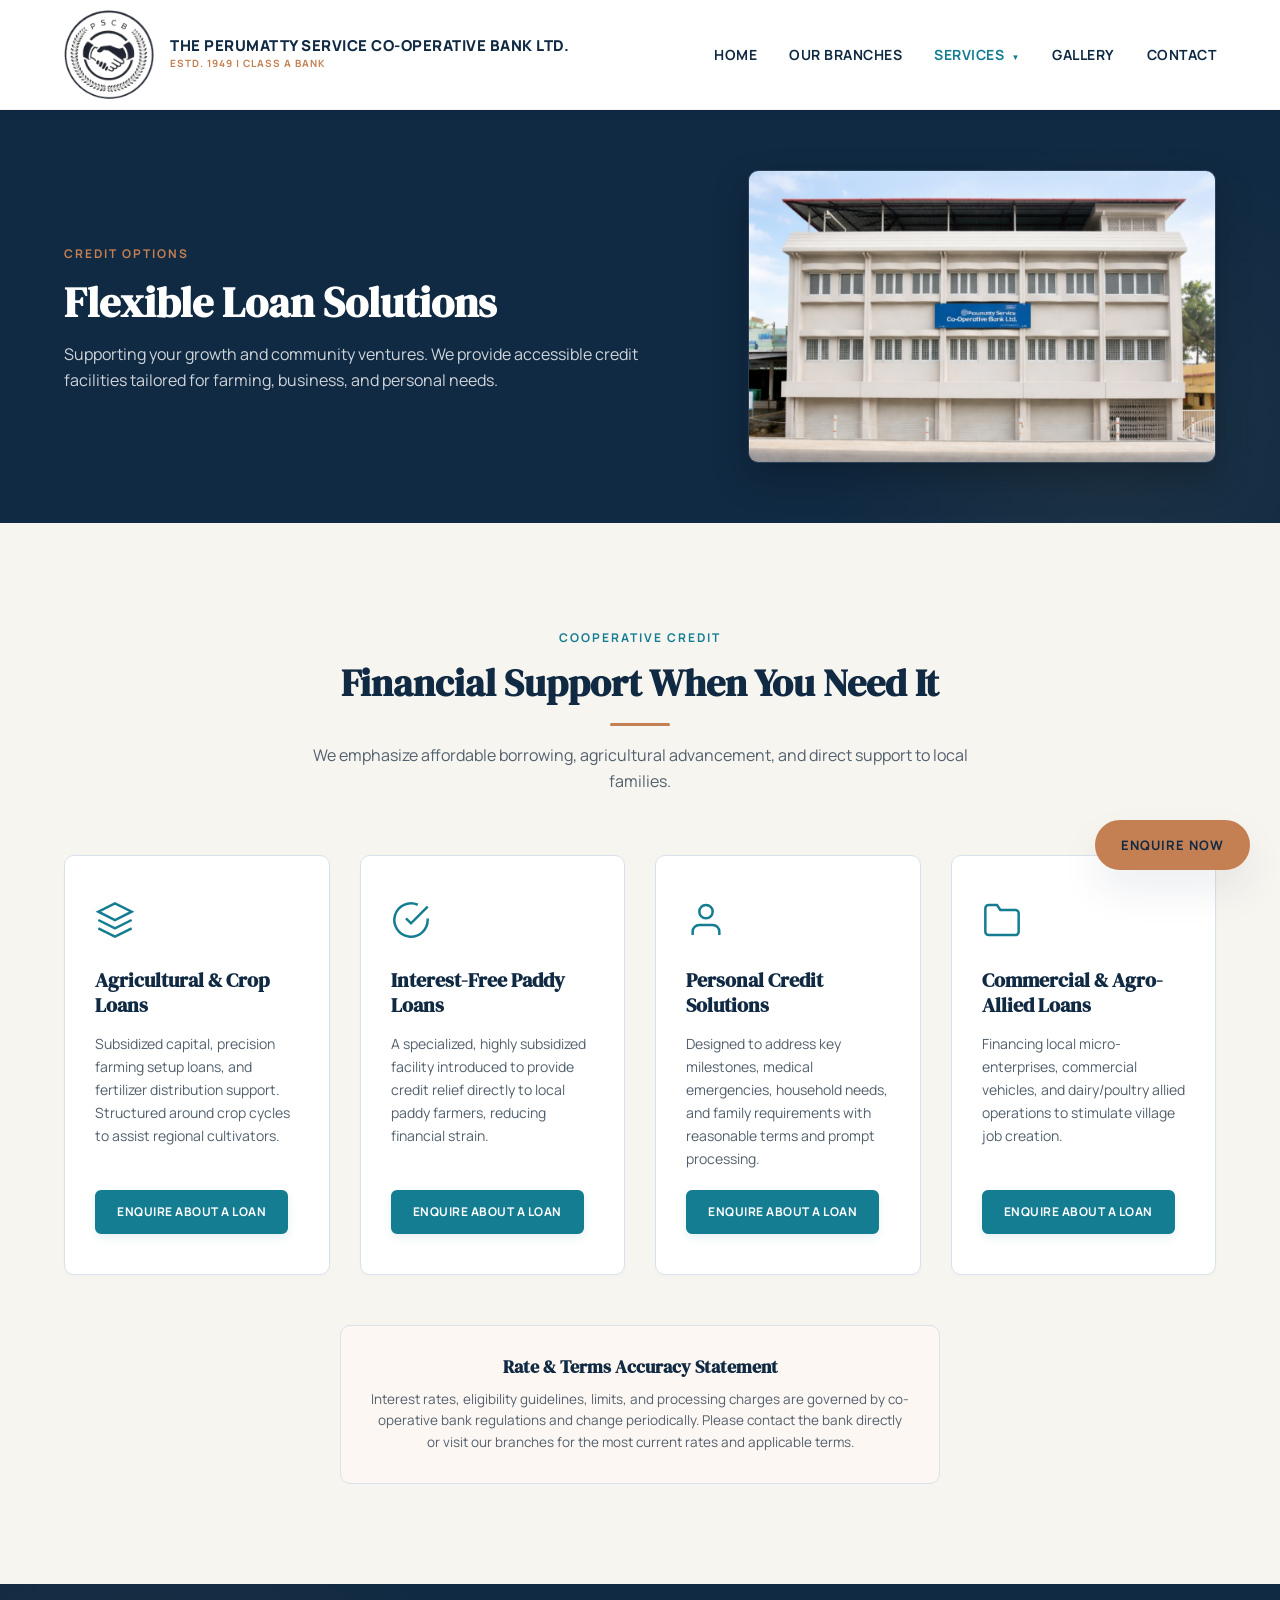
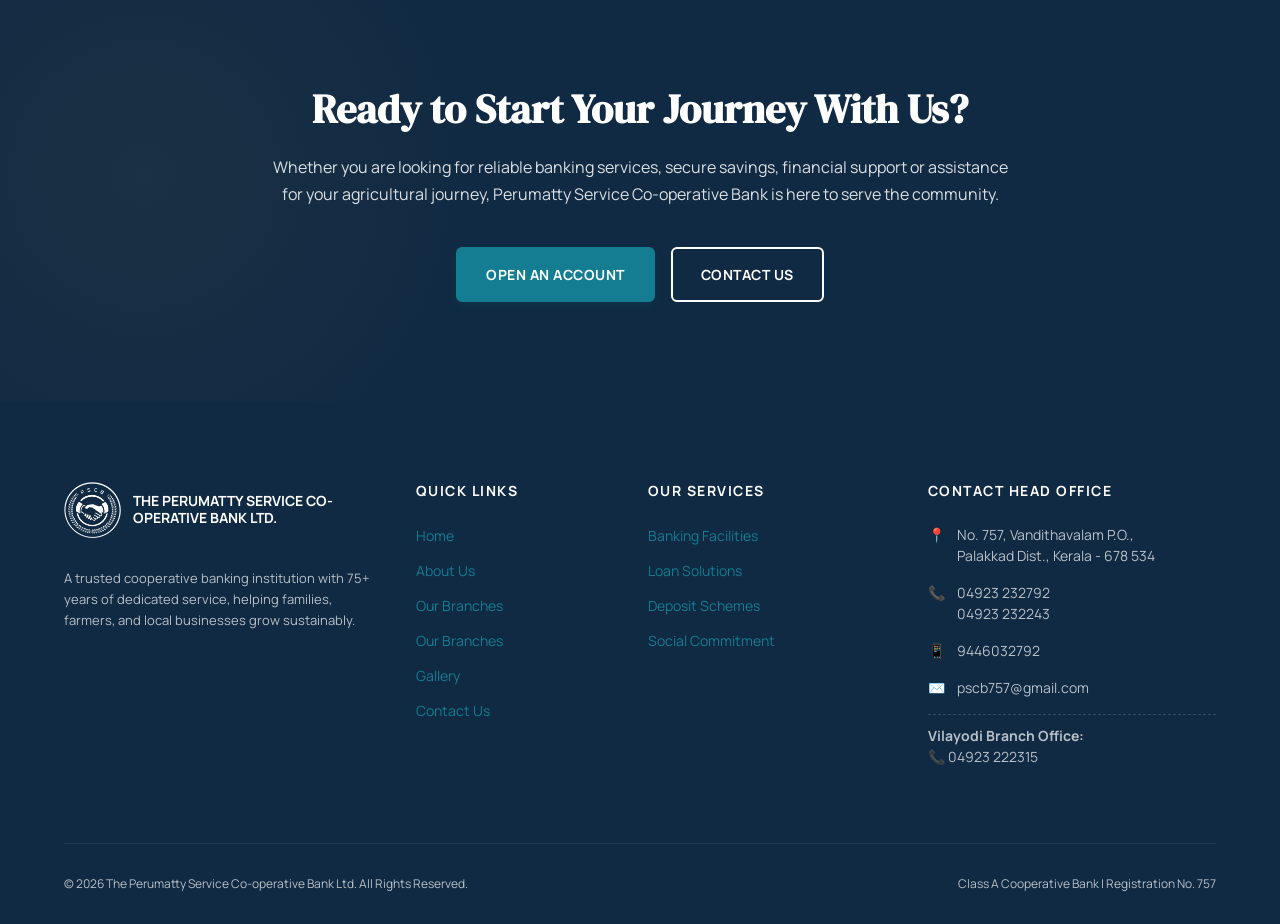
<file: services/loans.html>
<!DOCTYPE html>
<html lang="en">
<head>
    <meta charset="UTF-8">
    <meta name="viewport" content="width=device-width, initial-scale=1.0">
    <title>Loans in Perumatty | Personal & Agricultural Loans | Perumatty Bank</title>
    <meta name="description" content="Get competitive personal, home, and agricultural loans in Perumatty. Trust Perumatty Service Cooperative Bank for easy financial support in Palakkad.">
    
    <!-- SEO and Canonical Meta Tags -->
    <link rel="canonical" href="https://perumattyscb.in/services/loans.html">
    
    <!-- Open Graph / Facebook -->
    <meta property="og:type" content="website">
    <meta property="og:url" content="https://perumattyscb.in/services/loans.html">
    <meta property="og:title" content="Loans in Perumatty | Personal & Agricultural Loans | Perumatty Bank">
    <meta property="og:description" content="Get competitive personal, home, and agricultural loans in Perumatty. Trust Perumatty Service Cooperative Bank for easy financial support in Palakkad.">
    <meta property="og:image" content="https://perumattyscb.in/assets/service-loans.jpg">
    <meta property="og:locale" content="en_US">
    <meta property="og:site_name" content="Perumatty Service Cooperative Bank Ltd.">
    
    <!-- Twitter -->
    <meta name="twitter:card" content="summary_large_image">
    <meta name="twitter:url" content="https://perumattyscb.in/services/loans.html">
    <meta name="twitter:title" content="Loans in Perumatty | Personal & Agricultural Loans | Perumatty Bank">
    <meta name="twitter:description" content="Get competitive personal, home, and agricultural loans in Perumatty. Trust Perumatty Service Cooperative Bank for easy financial support in Palakkad.">
    <meta name="twitter:image" content="https://perumattyscb.in/assets/service-loans.jpg">
    
    <!-- JSON-LD Structured Data Schema -->
    <script type="application/ld+json">
    {
      "@context": "https://schema.org",
      "@graph": [
        {
          "@type": "BreadcrumbList",
          "itemListElement": [
            {
              "@type": "ListItem",
              "position": 1,
              "name": "Home",
              "item": "https://perumattyscb.in/"
            },
            {
              "@type": "ListItem",
              "position": 2,
              "name": "Services",
              "item": "https://perumattyscb.in/services/loans.html"
            },
            {
              "@type": "ListItem",
              "position": 3,
              "name": "Loans",
              "item": "https://perumattyscb.in/services/loans.html"
            }
          ]
        },
        {
          "@type": "FinancialService",
          "name": "Perumatty Service Cooperative Bank Ltd. - Loans",
          "image": "https://perumattyscb.in/assets/service-loans.jpg",
          "url": "https://perumattyscb.in/services/loans.html",
          "telephone": "04923232792",
          "address": {
            "@type": "PostalAddress",
            "streetAddress": "No. 757, Vandithavalam P.O.",
            "addressLocality": "Perumatty, Palakkad",
            "addressRegion": "Kerala",
            "postalCode": "678534",
            "addressCountry": "IN"
          }
        }
      ]
    }
    </script>
    
    <!-- Stylesheets -->
    <link rel="stylesheet" href="../css/style.css">
</head>
<body>

    <!-- Sticky Navigation Bar -->
    <header class="navbar">
        <div class="container">
            <a href="../index.html" class="nav-brand">
                <div class="logo-container">
                    <img src="../assets/logo.png" alt="Perumatty Service Cooperative Bank logo" alt="Perumatty Bank Logo">
                </div>
                <div class="brand-names">
                    <span class="brand-title-full">THE PERUMATTY SERVICE CO-OPERATIVE BANK LTD.</span>
                    <span class="brand-subtitle-full">ESTD. 1949 | CLASS A BANK</span>
                </div>
            </a>
            
            <nav>
                <ul class="nav-menu">
                    <li class="nav-item"><a href="../index.html" class="nav-link">Home</a></li>
                    <li class="nav-item"><a href="../branches.html" class="nav-link">Our Branches</a></li>
                    <li class="nav-item dropdown">
                        <a class="nav-link active">Services <span class="dropdown-icon">▼</span></a>
                        <div class="dropdown-menu">
                            <a href="banking-facilities.html" class="dropdown-link">Banking Facilities</a>
                            <a href="loans.html" class="dropdown-link">Loans</a>
                            <a href="deposits.html" class="dropdown-link">Deposits</a>
                            <a href="social-committed-presence.html" class="dropdown-link">Social Committed Presence</a>
                        </div>
                    </li>
                    <li class="nav-item"><a href="../gallery.html" class="nav-link">Gallery</a></li>
                    <li class="nav-item"><a href="../contact.html" class="nav-link">Contact</a></li>
                </ul>
            </nav>

            <button class="hamburger" aria-label="Toggle Navigation Menu">
                <span></span>
                <span></span>
                <span></span>
            </button>
        </div>
    </header>
    
    <!-- Navbar Spacer -->
    <div class="navbar-spacer"></div>

    <!-- Sub-Hero Banner -->
    <section class="sub-hero">
        <div class="container sub-hero-grid">
            <div class="sub-hero-content">
                <span class="eyebrow" style="color: var(--accent);">Credit Options</span>
                <h1 class="sub-hero-title">Flexible Loan Solutions</h1>
                <p class="sub-hero-desc">Supporting your growth and community ventures. We provide accessible credit facilities tailored for farming, business, and personal needs.</p>
            </div>
            <div class="sub-hero-image-box">
                <img src="../assets/welcome-bank.jpg" alt="Perumatty Service Cooperative Bank building and main office in Palakkad, Kerala" alt="Perumatty Bank Main Building">
            </div>
        </div>
    </section>

    <!-- Services Overview -->
    <section class="section section-bg-white reveal">
        <div class="container">
            <div class="section-header">
                <span class="eyebrow">Cooperative Credit</span>
                <h2 class="section-title">Financial Support When You Need It</h2>
                <p class="section-subtitle">We emphasize affordable borrowing, agricultural advancement, and direct support to local families.</p>
            </div>

            <div class="card-grid">
                <!-- Agricultural Loans -->
                <div class="card">
                    <div class="card-icon">
                        <svg viewBox="0 0 24 24"><path d="M12 2L2 7l10 5 10-5-10-5zM2 17l10 5 10-5M2 12l10 5 10-5"></path></svg>
                    </div>
                    <h3 class="card-title">Agricultural & Crop Loans</h3>
                    <p class="card-desc">Subsidized capital, precision farming setup loans, and fertilizer distribution support. Structured around crop cycles to assist regional cultivators.</p>
                    <a href="#enquiry" class="btn btn-primary trigger-enquiry" data-service="Loans" style="padding: 10px 20px; font-size: 12px; align-self: flex-start;">Enquire About A Loan</a>
                </div>

                <!-- Paddy Loans -->
                <div class="card">
                    <div class="card-icon">
                        <svg viewBox="0 0 24 24"><path d="M22 11.08V12a10 10 0 1 1-5.93-9.14"></path><polyline points="22 4 12 14.01 9 11.01"></polyline></svg>
                    </div>
                    <h3 class="card-title">Interest-Free Paddy Loans</h3>
                    <p class="card-desc">A specialized, highly subsidized facility introduced to provide credit relief directly to local paddy farmers, reducing financial strain.</p>
                    <a href="#enquiry" class="btn btn-primary trigger-enquiry" data-service="Loans" style="padding: 10px 20px; font-size: 12px; align-self: flex-start;">Enquire About A Loan</a>
                </div>

                <!-- Personal Loans -->
                <div class="card">
                    <div class="card-icon">
                        <svg viewBox="0 0 24 24"><path d="M20 21v-2a4 4 0 0 0-4-4H8a4 4 0 0 0-4 4v2"></path><circle cx="12" cy="7" r="4"></circle></svg>
                    </div>
                    <h3 class="card-title">Personal Credit Solutions</h3>
                    <p class="card-desc">Designed to address key milestones, medical emergencies, household needs, and family requirements with reasonable terms and prompt processing.</p>
                    <a href="#enquiry" class="btn btn-primary trigger-enquiry" data-service="Loans" style="padding: 10px 20px; font-size: 12px; align-self: flex-start;">Enquire About A Loan</a>
                </div>

                <!-- Business Loans -->
                <div class="card">
                    <div class="card-icon">
                        <svg viewBox="0 0 24 24"><path d="M22 19a2 2 0 0 1-2 2H4a2 2 0 0 1-2-2V5a2 2 0 0 1 2-2h5l2 3h9a2 2 0 0 1 2 2z"></path></svg>
                    </div>
                    <h3 class="card-title">Commercial & Agro-Allied Loans</h3>
                    <p class="card-desc">Financing local micro-enterprises, commercial vehicles, and dairy/poultry allied operations to stimulate village job creation.</p>
                    <a href="#enquiry" class="btn btn-primary trigger-enquiry" data-service="Loans" style="padding: 10px 20px; font-size: 12px; align-self: flex-start;">Enquire About A Loan</a>
                </div>
            </div>

            <div style="max-width: 600px; margin: 50px auto 0 auto; text-align: center; background-color: var(--accent-light); padding: 30px; border-radius: var(--border-radius-md); border: 1px solid var(--border-light);">
                <h4 style="color: var(--primary); margin-bottom: 10px; font-family: var(--font-heading); font-size: 18px;">Rate & Terms Accuracy Statement</h4>
                <p style="font-size: 13.5px; color: var(--text-muted); line-height: 1.6;">
                    Interest rates, eligibility guidelines, limits, and processing charges are governed by co-operative bank regulations and change periodically. Please contact the bank directly or visit our branches for the most current rates and applicable terms.
                </p>
            </div>
        </div>
    </section>

    <!-- Ready to Start Your Journey Section -->
    <section class="cta-section reveal">
        <div class="container">
            <div class="cta-content">
                <h2 class="cta-title">Ready to Start Your Journey With Us?</h2>
                <p class="cta-desc">Whether you are looking for reliable banking services, secure savings, financial support or assistance for your agricultural journey, Perumatty Service Co-operative Bank is here to serve the community.</p>
                <div class="cta-actions">
                    <a href="#enquiry" class="btn btn-accent trigger-enquiry" data-service="General Enquiry">Open An Account</a>
                    <a href="../contact.html" class="btn btn-outline-white">Contact Us</a>
                </div>
            </div>
        </div>
    </section>

    <!-- Footer -->
    <footer class="footer">
        <div class="container">
            <div class="footer-grid">
                <!-- Col 1: Brand Info -->
                <div class="footer-logo-area">
                    <div class="footer-logo-row">
                        <div class="footer-logo-container">
                            <img src="../assets/logo.png" alt="Perumatty Service Cooperative Bank logo" alt="Perumatty Bank Footer Logo">
                        </div>
                        <span class="footer-brand-title">THE PERUMATTY SERVICE CO-OPERATIVE BANK LTD.</span>
                    </div>
                    <p style="font-size: 13px; line-height: 1.6; margin-top: 10px;">A trusted cooperative banking institution with 75+ years of dedicated service, helping families, farmers, and local businesses grow sustainably.</p>
                </div>
                
                <!-- Col 2: Quick Links -->
                <div>
                    <h5>Quick Links</h5>
                    <ul class="footer-links-list">
                        <li class="footer-link-item"><a href="../index.html">Home</a></li>
                        <li class="footer-link-item"><a href="../about.html">About Us</a></li>
                        <li class="footer-link-item"><a href="../branches.html">Our Branches</a></li>
                        <li class="footer-link-item"><a href="../branches.html">Our Branches</a></li>
                        <li class="footer-link-item"><a href="../gallery.html">Gallery</a></li>
                        <li class="footer-link-item"><a href="../contact.html">Contact Us</a></li>
                    </ul>
                </div>
                
                <!-- Col 3: Services Links -->
                <div>
                    <h5>Our Services</h5>
                    <ul class="footer-links-list">
                        <li class="footer-link-item"><a href="banking-facilities.html">Banking Facilities</a></li>
                        <li class="footer-link-item"><a href="loans.html">Loan Solutions</a></li>
                        <li class="footer-link-item"><a href="deposits.html">Deposit Schemes</a></li>
                        <li class="footer-link-item"><a href="social-committed-presence.html">Social Commitment</a></li>
                    </ul>
                </div>
                
                <!-- Col 4: Contact Details -->
                <div>
                    <h5>Contact Head Office</h5>
                    <div class="footer-contact-item">
                        <div class="footer-contact-icon">📍</div>
                        <div><a href="https://share.google/sxB4sDEc3N90TOK0S" target="_blank" style="color: inherit; text-decoration: none;">No. 757, Vandithavalam P.O.,<br>Palakkad Dist., Kerala - 678 534</a></div>
                    </div>
                    <div class="footer-contact-item">
                        <div class="footer-contact-icon">📞</div>
                        <div>
                            <a href="tel:04923232792">04923 232792</a><br>
                            <a href="tel:04923232243">04923 232243</a>
                        </div>
                    </div>
                    <div class="footer-contact-item">
                        <div class="footer-contact-icon">📱</div>
                        <div><a href="tel:9446032792">9446032792</a></div>
                    </div>
                    <div class="footer-contact-item">
                        <div class="footer-contact-icon">✉️</div>
                        <div><a href="mailto:pscb757@gmail.com">pscb757@gmail.com</a></div>
                    </div>
                    <div class="footer-contact-item" style="border-top: 1px dashed rgba(255,255,255,0.15); padding-top: 10px; margin-top: 10px;">
                        <div>
                            <strong>Vilayodi Branch Office:</strong><br>
                            📞 <a href="tel:04923222315">04923 222315</a>
                        </div>
                    </div>
                </div>
            </div>
            
            <div class="footer-bottom">
                <div>&copy; 2026 The Perumatty Service Co-operative Bank Ltd. All Rights Reserved.</div>
                <div>Class A Cooperative Bank | Registration No. 757</div>
            </div>
        </div>
    </footer>

    <!-- Sticky Floating Enquiry Button -->
    <button class="sticky-enquiry-btn trigger-enquiry">
        <span>Enquire Now</span>
    </button>

    <!-- Enquiry Modal/Panel -->
    <div class="enquiry-modal" id="enquiryModal">
        <div class="enquiry-panel">
            <div class="enquiry-header">
                <h3>Quick Enquiry</h3>
                <button class="enquiry-close" aria-label="Close Enquiry Panel">&times;</button>
            </div>
            <form id="enquiryForm">
                <div class="form-group">
                    <label class="form-label" for="enquiryName">Full Name</label>
                    <input type="text" id="enquiryName" class="form-control" placeholder="Enter your full name" required>
                </div>
                <div class="form-group">
                    <label class="form-label" for="enquiryPhone">Phone Number</label>
                    <input type="tel" id="enquiryPhone" class="form-control" placeholder="Enter phone number" required>
                </div>
                <div class="form-group">
                    <label class="form-label" for="enquiryEmail">Email Address</label>
                    <input type="email" id="enquiryEmail" class="form-control" placeholder="Enter email address" required>
                </div>
                <div class="form-group">
                    <label class="form-label" for="enquiryService">Select Service</label>
                    <select id="enquiryService" class="form-control" required>
                        <option value="">-- Choose Option --</option>
                        <option value="Banking Facilities">Banking Facilities</option>
                        <option value="Loans">Loans</option>
                        <option value="Deposits">Deposits</option>
                        <option value="Social Committed Presence">Social Committed Presence</option>
                        <option value="General Enquiry">General Enquiry</option>
                    </select>
                </div>
                <div class="form-group">
                    <label class="form-label" for="enquiryMsg">Message</label>
                    <textarea id="enquiryMsg" class="form-control" placeholder="How can we assist you?" required></textarea>
                </div>
                <button type="submit" class="btn btn-primary" style="width: 100%; margin-top: 10px;">Submit Enquiry</button>
            </form>
            
            <div class="enquiry-quick-links">
                <a href="tel:9446032792" class="enquiry-quick-btn call">📞 Call Us</a>
                <a href="https://wa.me/919446032792" target="_blank" class="enquiry-quick-btn whatsapp">💬 WhatsApp</a>
            </div>
        </div>
    </div>

    <!-- Scripts -->
    <script src="../js/main.js"></script>
</body>
</html>
</file>
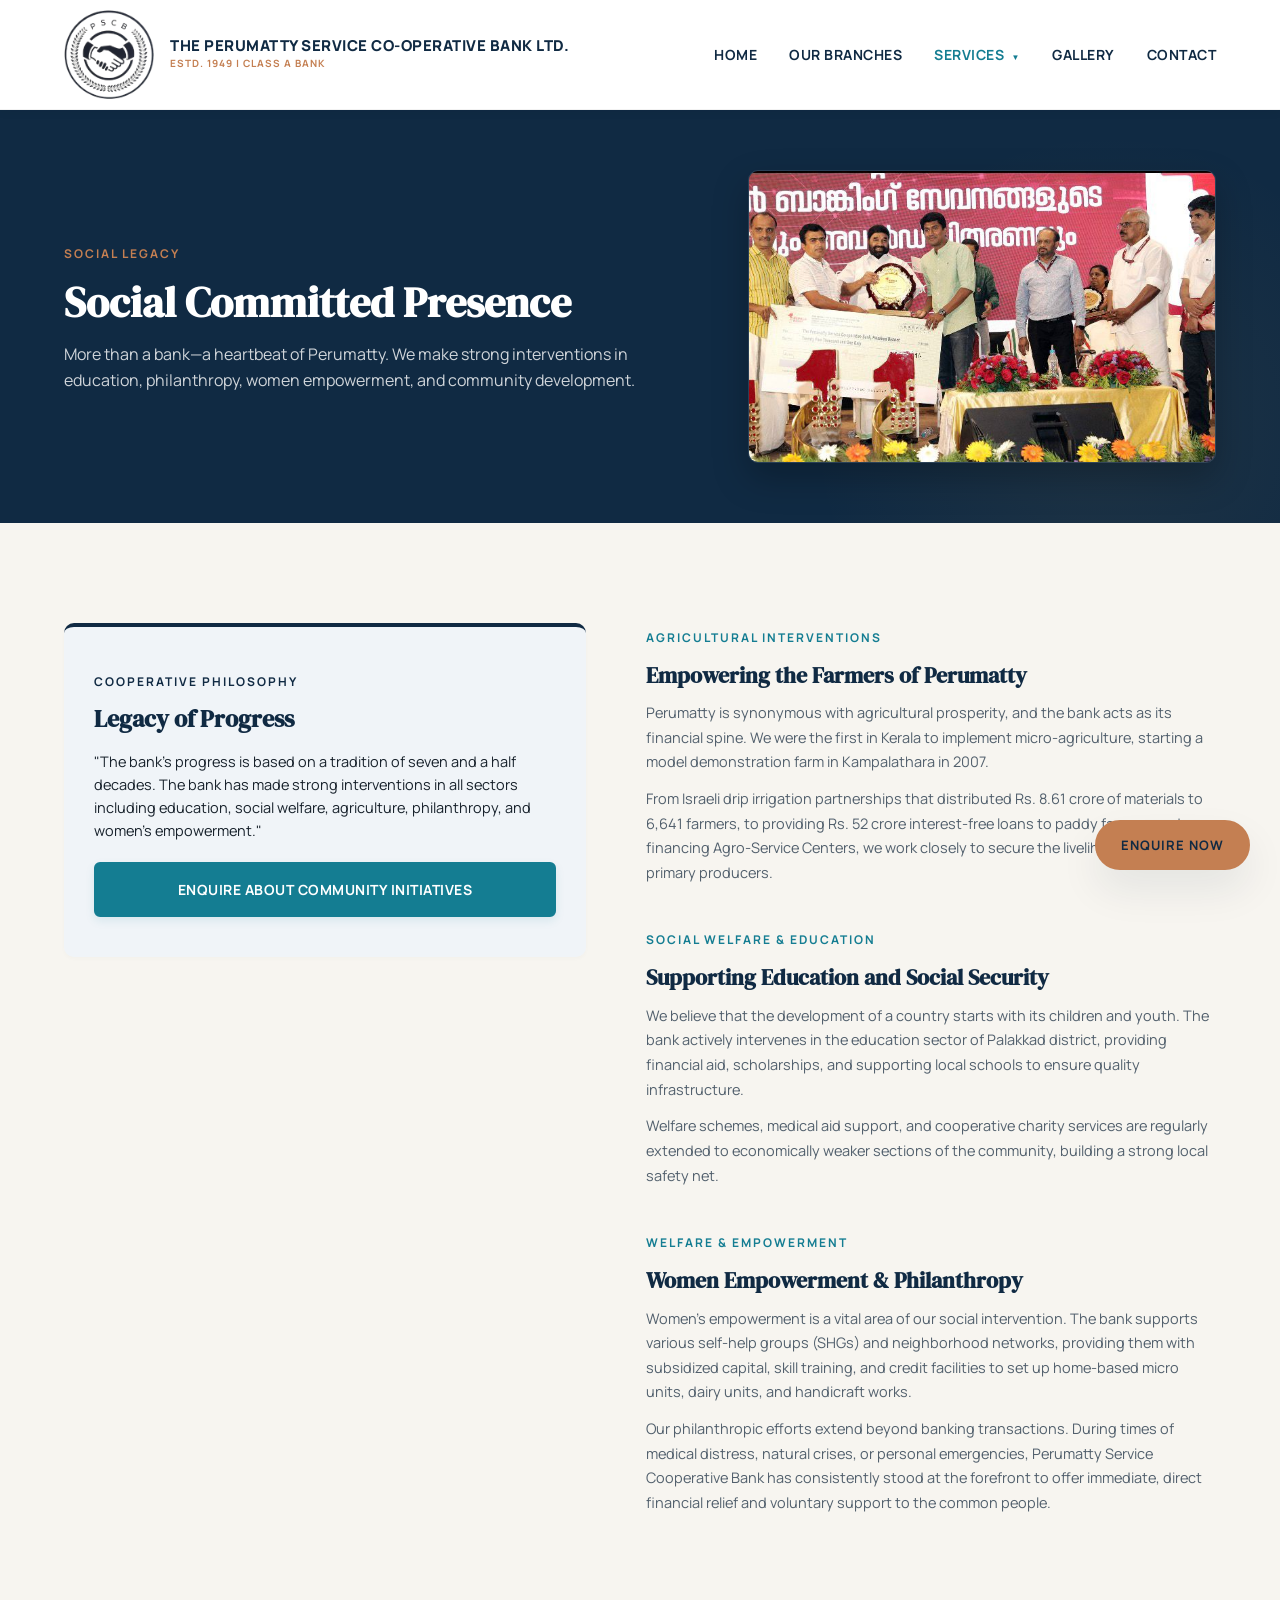
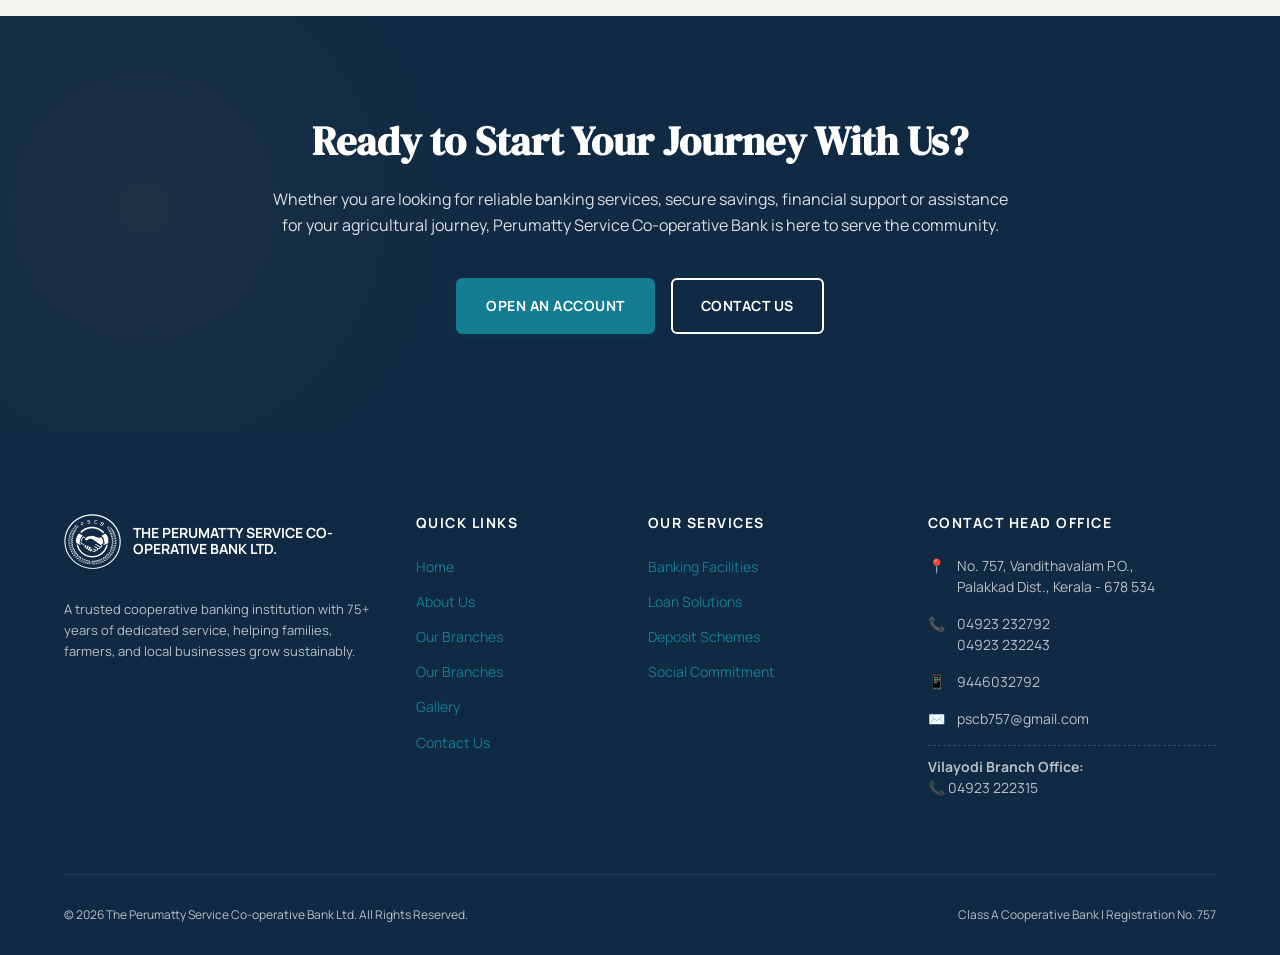
<file: services/social-committed-presence.html>
<!DOCTYPE html>
<html lang="en">
<head>
    <meta charset="UTF-8">
    <meta name="viewport" content="width=device-width, initial-scale=1.0">
    <title>Social Committed Presence & Farmer Support | Perumatty Bank</title>
    <meta name="description" content="Discover Perumatty Service Cooperative Bank's community support, precision farming machinery rentals, and agricultural demo farms in Palakkad.">
    
    <!-- SEO and Canonical Meta Tags -->
    <link rel="canonical" href="https://perumattyscb.in/services/social-committed-presence.html">
    
    <!-- Open Graph / Facebook -->
    <meta property="og:type" content="website">
    <meta property="og:url" content="https://perumattyscb.in/services/social-committed-presence.html">
    <meta property="og:title" content="Social Committed Presence & Farmer Support | Perumatty Bank">
    <meta property="og:description" content="Discover Perumatty Service Cooperative Bank's community support, precision farming machinery rentals, and agricultural demo farms in Palakkad.">
    <meta property="og:image" content="https://perumattyscb.in/assets/service-social.jpg">
    <meta property="og:locale" content="en_US">
    <meta property="og:site_name" content="Perumatty Service Cooperative Bank Ltd.">
    
    <!-- Twitter -->
    <meta name="twitter:card" content="summary_large_image">
    <meta name="twitter:url" content="https://perumattyscb.in/services/social-committed-presence.html">
    <meta name="twitter:title" content="Social Committed Presence & Farmer Support | Perumatty Bank">
    <meta name="twitter:description" content="Discover Perumatty Service Cooperative Bank's community support, precision farming machinery rentals, and agricultural demo farms in Palakkad.">
    <meta name="twitter:image" content="https://perumattyscb.in/assets/service-social.jpg">
    
    <!-- JSON-LD Structured Data Schema -->
    <script type="application/ld+json">
    {
      "@context": "https://schema.org",
      "@graph": [
        {
          "@type": "BreadcrumbList",
          "itemListElement": [
            {
              "@type": "ListItem",
              "position": 1,
              "name": "Home",
              "item": "https://perumattyscb.in/"
            },
            {
              "@type": "ListItem",
              "position": 2,
              "name": "Services",
              "item": "https://perumattyscb.in/services/social-committed-presence.html"
            },
            {
              "@type": "ListItem",
              "position": 3,
              "name": "Social Committed Presence",
              "item": "https://perumattyscb.in/services/social-committed-presence.html"
            }
          ]
        },
        {
          "@type": "FinancialService",
          "name": "Perumatty Service Cooperative Bank Ltd. - Social Commitment",
          "image": "https://perumattyscb.in/assets/service-social.jpg",
          "url": "https://perumattyscb.in/services/social-committed-presence.html",
          "telephone": "04923232792",
          "address": {
            "@type": "PostalAddress",
            "streetAddress": "No. 757, Vandithavalam P.O.",
            "addressLocality": "Perumatty, Palakkad",
            "addressRegion": "Kerala",
            "postalCode": "678534",
            "addressCountry": "IN"
          }
        }
      ]
    }
    </script>
    
    <!-- Stylesheets -->
    <link rel="stylesheet" href="../css/style.css">
</head>
<body>

    <!-- Sticky Navigation Bar -->
    <header class="navbar">
        <div class="container">
            <a href="../index.html" class="nav-brand">
                <div class="logo-container">
                    <img src="../assets/logo.png" alt="Perumatty Service Cooperative Bank logo" alt="Perumatty Bank Logo">
                </div>
                <div class="brand-names">
                    <span class="brand-title-full">THE PERUMATTY SERVICE CO-OPERATIVE BANK LTD.</span>
                    <span class="brand-subtitle-full">ESTD. 1949 | CLASS A BANK</span>
                </div>
            </a>
            
            <nav>
                <ul class="nav-menu">
                    <li class="nav-item"><a href="../index.html" class="nav-link">Home</a></li>
                    <li class="nav-item"><a href="../branches.html" class="nav-link">Our Branches</a></li>
                    <li class="nav-item dropdown">
                        <a class="nav-link active">Services <span class="dropdown-icon">▼</span></a>
                        <div class="dropdown-menu">
                            <a href="banking-facilities.html" class="dropdown-link">Banking Facilities</a>
                            <a href="loans.html" class="dropdown-link">Loans</a>
                            <a href="deposits.html" class="dropdown-link">Deposits</a>
                            <a href="social-committed-presence.html" class="dropdown-link">Social Committed Presence</a>
                        </div>
                    </li>
                    <li class="nav-item"><a href="../gallery.html" class="nav-link">Gallery</a></li>
                    <li class="nav-item"><a href="../contact.html" class="nav-link">Contact</a></li>
                </ul>
            </nav>

            <button class="hamburger" aria-label="Toggle Navigation Menu">
                <span></span>
                <span></span>
                <span></span>
            </button>
        </div>
    </header>
    
    <!-- Navbar Spacer -->
    <div class="navbar-spacer"></div>

    <!-- Sub-Hero Banner -->
    <section class="sub-hero">
        <div class="container sub-hero-grid">
            <div class="sub-hero-content">
                <span class="eyebrow" style="color: var(--accent);">Social Legacy</span>
                <h1 class="sub-hero-title">Social Committed Presence</h1>
                <p class="sub-hero-desc">More than a bank—a heartbeat of Perumatty. We make strong interventions in education, philanthropy, women empowerment, and community development.</p>
            </div>
            <div class="sub-hero-image-box">
                <img src="../assets/award-2024.jpg" alt="Best Cooperative Bank Excellence Award 2024 ceremony" alt="Kerala Bank Best Excellence Award">
            </div>
        </div>
    </section>

    <!-- Detailed Section Content -->
    <section class="section section-bg-white reveal">
        <div class="container">
            <div class="welcome-grid" style="align-items: flex-start;">
                <!-- Left column: Summary Card -->
                <div style="position: sticky; top: 110px; background-color: var(--primary-light); padding: 40px 30px; border-radius: var(--border-radius-md); border-top: 4px solid var(--primary); box-shadow: var(--shadow-sm);">
                    <span class="eyebrow" style="color: var(--primary);">Cooperative Philosophy</span>
                    <h3 style="font-size: 24px; margin-bottom: 16px; color: var(--primary); font-family: var(--font-heading);">Legacy of Progress</h3>
                    <p style="font-size: 14.5px; color: var(--text-dark); line-height: 1.6; margin-bottom: 20px;">
                        "The bank's progress is based on a tradition of seven and a half decades. The bank has made strong interventions in all sectors including education, social welfare, agriculture, philanthropy, and women's empowerment."
                    </p>
                    <a href="#enquiry" class="btn btn-primary trigger-enquiry" data-service="Social Committed Presence" style="width: 100%;">Enquire About Community Initiatives</a>
                </div>

                <!-- Right column: Narrative breakdown of interventions -->
                <div class="welcome-content" style="display: flex; flex-direction: column; gap: 40px;">
                    
                    <!-- Agricultural Prosperity & Intervention -->
                    <div>
                        <span class="eyebrow">Agricultural Interventions</span>
                        <h3 style="font-size: 22px; margin-bottom: 12px; color: var(--primary); font-family: var(--font-heading);">Empowering the Farmers of Perumatty</h3>
                        <p style="color: var(--text-muted); font-size: 14.5px; line-height: 1.7; margin-bottom: 12px;">
                            Perumatty is synonymous with agricultural prosperity, and the bank acts as its financial spine. We were the first in Kerala to implement micro-agriculture, starting a model demonstration farm in Kampalathara in 2007.
                        </p>
                        <p style="color: var(--text-muted); font-size: 14.5px; line-height: 1.7;">
                            From Israeli drip irrigation partnerships that distributed Rs. 8.61 crore of materials to 6,641 farmers, to providing Rs. 52 crore interest-free loans to paddy farmers and financing Agro-Service Centers, we work closely to secure the livelihood of our primary producers.
                        </p>
                    </div>

                    <!-- Education and Youth -->
                    <div>
                        <span class="eyebrow">Social Welfare & Education</span>
                        <h3 style="font-size: 22px; margin-bottom: 12px; color: var(--primary); font-family: var(--font-heading);">Supporting Education and Social Security</h3>
                        <p style="color: var(--text-muted); font-size: 14.5px; line-height: 1.7; margin-bottom: 12px;">
                            We believe that the development of a country starts with its children and youth. The bank actively intervenes in the education sector of Palakkad district, providing financial aid, scholarships, and supporting local schools to ensure quality infrastructure.
                        </p>
                        <p style="color: var(--text-muted); font-size: 14.5px; line-height: 1.7;">
                            Welfare schemes, medical aid support, and cooperative charity services are regularly extended to economically weaker sections of the community, building a strong local safety net.
                        </p>
                    </div>

                    <!-- Women Empowerment & Self Employment -->
                    <div>
                        <span class="eyebrow">Welfare & Empowerment</span>
                        <h3 style="font-size: 22px; margin-bottom: 12px; color: var(--primary); font-family: var(--font-heading);">Women Empowerment & Philanthropy</h3>
                        <p style="color: var(--text-muted); font-size: 14.5px; line-height: 1.7; margin-bottom: 12px;">
                            Women's empowerment is a vital area of our social intervention. The bank supports various self-help groups (SHGs) and neighborhood networks, providing them with subsidized capital, skill training, and credit facilities to set up home-based micro units, dairy units, and handicraft works.
                        </p>
                        <p style="color: var(--text-muted); font-size: 14.5px; line-height: 1.7;">
                            Our philanthropic efforts extend beyond banking transactions. During times of medical distress, natural crises, or personal emergencies, Perumatty Service Cooperative Bank has consistently stood at the forefront to offer immediate, direct financial relief and voluntary support to the common people.
                        </p>
                    </div>

                </div>
            </div>
        </div>
    </section>

    <!-- Ready to Start Your Journey Section -->
    <section class="cta-section reveal">
        <div class="container">
            <div class="cta-content">
                <h2 class="cta-title">Ready to Start Your Journey With Us?</h2>
                <p class="cta-desc">Whether you are looking for reliable banking services, secure savings, financial support or assistance for your agricultural journey, Perumatty Service Co-operative Bank is here to serve the community.</p>
                <div class="cta-actions">
                    <a href="#enquiry" class="btn btn-accent trigger-enquiry" data-service="General Enquiry">Open An Account</a>
                    <a href="../contact.html" class="btn btn-outline-white">Contact Us</a>
                </div>
            </div>
        </div>
    </section>

    <!-- Footer -->
    <footer class="footer">
        <div class="container">
            <div class="footer-grid">
                <!-- Col 1: Brand Info -->
                <div class="footer-logo-area">
                    <div class="footer-logo-row">
                        <div class="footer-logo-container">
                            <img src="../assets/logo.png" alt="Perumatty Service Cooperative Bank logo" alt="Perumatty Bank Footer Logo">
                        </div>
                        <span class="footer-brand-title">THE PERUMATTY SERVICE CO-OPERATIVE BANK LTD.</span>
                    </div>
                    <p style="font-size: 13px; line-height: 1.6; margin-top: 10px;">A trusted cooperative banking institution with 75+ years of dedicated service, helping families, farmers, and local businesses grow sustainably.</p>
                </div>
                
                <!-- Col 2: Quick Links -->
                <div>
                    <h5>Quick Links</h5>
                    <ul class="footer-links-list">
                        <li class="footer-link-item"><a href="../index.html">Home</a></li>
                        <li class="footer-link-item"><a href="../about.html">About Us</a></li>
                        <li class="footer-link-item"><a href="../branches.html">Our Branches</a></li>
                        <li class="footer-link-item"><a href="../branches.html">Our Branches</a></li>
                        <li class="footer-link-item"><a href="../gallery.html">Gallery</a></li>
                        <li class="footer-link-item"><a href="../contact.html">Contact Us</a></li>
                    </ul>
                </div>
                
                <!-- Col 3: Services Links -->
                <div>
                    <h5>Our Services</h5>
                    <ul class="footer-links-list">
                        <li class="footer-link-item"><a href="banking-facilities.html">Banking Facilities</a></li>
                        <li class="footer-link-item"><a href="loans.html">Loan Solutions</a></li>
                        <li class="footer-link-item"><a href="deposits.html">Deposit Schemes</a></li>
                        <li class="footer-link-item"><a href="social-committed-presence.html">Social Commitment</a></li>
                    </ul>
                </div>
                
                <!-- Col 4: Contact Details -->
                <div>
                    <h5>Contact Head Office</h5>
                    <div class="footer-contact-item">
                        <div class="footer-contact-icon">📍</div>
                        <div><a href="https://share.google/sxB4sDEc3N90TOK0S" target="_blank" style="color: inherit; text-decoration: none;">No. 757, Vandithavalam P.O.,<br>Palakkad Dist., Kerala - 678 534</a></div>
                    </div>
                    <div class="footer-contact-item">
                        <div class="footer-contact-icon">📞</div>
                        <div>
                            <a href="tel:04923232792">04923 232792</a><br>
                            <a href="tel:04923232243">04923 232243</a>
                        </div>
                    </div>
                    <div class="footer-contact-item">
                        <div class="footer-contact-icon">📱</div>
                        <div><a href="tel:9446032792">9446032792</a></div>
                    </div>
                    <div class="footer-contact-item">
                        <div class="footer-contact-icon">✉️</div>
                        <div><a href="mailto:pscb757@gmail.com">pscb757@gmail.com</a></div>
                    </div>
                    <div class="footer-contact-item" style="border-top: 1px dashed rgba(255,255,255,0.15); padding-top: 10px; margin-top: 10px;">
                        <div>
                            <strong>Vilayodi Branch Office:</strong><br>
                            📞 <a href="tel:04923222315">04923 222315</a>
                        </div>
                    </div>
                </div>
            </div>
            
            <div class="footer-bottom">
                <div>&copy; 2026 The Perumatty Service Co-operative Bank Ltd. All Rights Reserved.</div>
                <div>Class A Cooperative Bank | Registration No. 757</div>
            </div>
        </div>
    </footer>

    <!-- Sticky Floating Enquiry Button -->
    <button class="sticky-enquiry-btn trigger-enquiry">
        <span>Enquire Now</span>
    </button>

    <!-- Enquiry Modal/Panel -->
    <div class="enquiry-modal" id="enquiryModal">
        <div class="enquiry-panel">
            <div class="enquiry-header">
                <h3>Quick Enquiry</h3>
                <button class="enquiry-close" aria-label="Close Enquiry Panel">&times;</button>
            </div>
            <form id="enquiryForm">
                <div class="form-group">
                    <label class="form-label" for="enquiryName">Full Name</label>
                    <input type="text" id="enquiryName" class="form-control" placeholder="Enter your full name" required>
                </div>
                <div class="form-group">
                    <label class="form-label" for="enquiryPhone">Phone Number</label>
                    <input type="tel" id="enquiryPhone" class="form-control" placeholder="Enter phone number" required>
                </div>
                <div class="form-group">
                    <label class="form-label" for="enquiryEmail">Email Address</label>
                    <input type="email" id="enquiryEmail" class="form-control" placeholder="Enter email address" required>
                </div>
                <div class="form-group">
                    <label class="form-label" for="enquiryService">Select Service</label>
                    <select id="enquiryService" class="form-control" required>
                        <option value="">-- Choose Option --</option>
                        <option value="Banking Facilities">Banking Facilities</option>
                        <option value="Loans">Loans</option>
                        <option value="Deposits">Deposits</option>
                        <option value="Social Committed Presence">Social Committed Presence</option>
                        <option value="General Enquiry">General Enquiry</option>
                    </select>
                </div>
                <div class="form-group">
                    <label class="form-label" for="enquiryMsg">Message</label>
                    <textarea id="enquiryMsg" class="form-control" placeholder="How can we assist you?" required></textarea>
                </div>
                <button type="submit" class="btn btn-primary" style="width: 100%; margin-top: 10px;">Submit Enquiry</button>
            </form>
            
            <div class="enquiry-quick-links">
                <a href="tel:9446032792" class="enquiry-quick-btn call">📞 Call Us</a>
                <a href="https://wa.me/919446032792" target="_blank" class="enquiry-quick-btn whatsapp">💬 WhatsApp</a>
            </div>
        </div>
    </div>

    <!-- Scripts -->
    <script src="../js/main.js"></script>
</body>
</html>
</file>
<file: css/style.css>
/* ==========================================================================
   PERUMATTY SERVICE CO-OPERATIVE BANK LTD. - DESIGN SYSTEM
   ========================================================================== */

/* Import Google Fonts */
@import url('https://fonts.googleapis.com/css2?family=DM+Serif+Display&family=Manrope:wght@300;400;500;600;700;800&display=swap');

/* Color Variables and Theme Tokens */
:root {
    --primary: #102A43; /* Deep Navy */
    --primary-hover: #0C2135;
    --primary-light: #F0F4F8;
    --primary-rgb: 16, 42, 67;
    --secondary: #147D92; /* Teal */
    --secondary-hover: #0F6172;
    --accent: #C47F52; /* Muted Copper */
    --accent-hover: #A56338;
    --accent-light: #FDF7F3;
    --text-dark: #17212B; /* Deep Charcoal */
    --text-muted: #52606D; /* Slate */
    --bg-white: #FFFFFF;
    --bg-light: #F7F5F0; /* Warm Off-White */
    --border-light: #D9E2EC;
    --shadow-sm: 0 2px 4px rgba(16,42,67,0.02);
    --shadow-md: 0 10px 30px rgba(16,42,67,0.05);
    --shadow-lg: 0 20px 40px rgba(16,42,67,0.08);
    --font-heading: 'DM Serif Display', Georgia, serif;
    --font-body: 'Manrope', -apple-system, BlinkMacSystemFont, "Segoe UI", Roboto, sans-serif;
    --transition-smooth: all 0.4s cubic-bezier(0.16, 1, 0.3, 1);
    --transition-fast: all 0.2s ease;
    --border-radius-sm: 6px; /* 6px-8px border radius as requested */
    --border-radius-md: 10px; /* 8px-12px as requested for cards */
    --border-radius-lg: 20px;
    --max-width: 1200px;
}

/* Base resets & global layouts */
* {
    box-sizing: border-box;
    margin: 0;
    padding: 0;
}

html {
    scroll-behavior: smooth;
    font-size: 16px;
    -webkit-font-smoothing: antialiased;
}

body {
    font-family: var(--font-body);
    color: var(--text-dark);
    background-color: var(--bg-light);
    line-height: 1.65;
    overflow-x: hidden;
}

a {
    color: inherit;
    text-decoration: none;
    transition: var(--transition-fast);
}

button, input, select, textarea {
    font-family: inherit;
}

h1, h2, h3, h4, h5, h6 {
    font-family: var(--font-heading);
    font-weight: 700;
    line-height: 1.25;
    color: var(--primary);
}

/* Common Layout Containers */
.container {
    width: 100%;
    max-width: var(--max-width);
    margin: 0 auto;
    padding: 0 24px;
}

.section {
    padding: 100px 0;
    position: relative;
}

.section-bg-light {
    background-color: var(--bg-light);
}

.section-bg-primary-light {
    background-color: var(--primary-light);
}

.section-bg-accent-light {
    background-color: var(--accent-light);
}

/* Header & Section Headings */
.section-header {
    text-align: center;
    max-width: 700px;
    margin: 0 auto 60px auto;
}

.eyebrow {
    font-family: var(--font-body);
    font-size: 12px;
    font-weight: 700;
    text-transform: uppercase;
    letter-spacing: 2px;
    color: var(--secondary);
    display: inline-block;
    margin-bottom: 12px;
}

.section-title {
    font-size: 38px;
    margin-bottom: 16px;
    position: relative;
    color: var(--primary); /* Deep Navy headings */
}

.section-header .section-title::after {
    content: '';
    display: block;
    width: 60px;
    height: 3px;
    background-color: var(--accent); /* Muted Copper */
    margin: 16px auto 0 auto;
    border-radius: 2px;
}

.section-subtitle {
    font-family: var(--font-body);
    font-size: 16px;
    color: var(--text-muted);
    font-weight: 400;
}

/* Buttons */
.btn {
    display: inline-flex;
    align-items: center;
    justify-content: center;
    padding: 14px 28px;
    font-size: 14px;
    font-weight: 700; /* Bold Manrope font for buttons */
    border-radius: var(--border-radius-sm); /* 6px as configured in root */
    cursor: pointer;
    transition: var(--transition-smooth);
    border: none;
    outline: none;
    letter-spacing: 0.5px;
    text-transform: uppercase;
}

/* Primary Button (Teal #147D92, White text) */
.btn-primary, .btn-accent {
    background-color: var(--secondary) !important; /* Teal */
    color: #FFFFFF !important;
    border: 2px solid var(--secondary) !important;
    box-shadow: 0 4px 10px rgba(20, 125, 146, 0.1);
}

.btn-primary:hover, .btn-accent:hover {
    background-color: var(--secondary-hover) !important;
    border-color: var(--secondary-hover) !important;
    transform: translateY(-2px);
    box-shadow: 0 6px 15px rgba(20, 125, 146, 0.2);
}

/* Secondary Button (Transparent/white, Navy border, Navy text) */
.btn-secondary {
    background-color: transparent !important;
    color: var(--primary) !important; /* Navy */
    border: 2px solid var(--primary) !important;
}

.btn-secondary:hover {
    background-color: var(--primary) !important;
    color: #FFFFFF !important;
    transform: translateY(-2px);
    box-shadow: 0 6px 15px rgba(16, 42, 67, 0.15);
}

/* Outline White Button (Transparent, White border, White text) */
.btn-outline-white {
    background-color: transparent !important;
    color: #FFFFFF !important;
    border: 2px solid #FFFFFF !important;
}

.btn-outline-white:hover {
    background-color: #FFFFFF !important;
    color: var(--primary) !important;
    transform: translateY(-2px);
    box-shadow: 0 6px 15px rgba(255, 255, 255, 0.15);
}

/* Sticky Navigation Bar */
.navbar-spacer {
    display: block;
    height: 110px; /* Desktop navbar height - updated to accommodate larger logo */
}

.navbar {
    position: fixed;
    top: 0;
    left: 0;
    width: 100%;
    z-index: 1000;
    background-color: #FFFFFF; /* Clean SOLID WHITE background */
    backdrop-filter: none;
    -webkit-backdrop-filter: none;
    box-shadow: 0 2px 10px rgba(0, 0, 0, 0.05); /* Subtle shadow underneath */
    border-bottom: 1px solid rgba(0, 0, 0, 0.05);
    transition: var(--transition-smooth);
    height: 110px; /* Desktop navbar height - updated to accommodate larger logo */
    display: flex;
    align-items: center;
}

.navbar.scrolled {
    height: 90px; /* Slightly compact on scroll - updated */
    box-shadow: 0 4px 15px rgba(0, 0, 0, 0.08) !important;
    background-color: #FFFFFF !important;
    backdrop-filter: none !important;
    -webkit-backdrop-filter: none !important;
    border-bottom: 1px solid rgba(0, 0, 0, 0.05) !important;
}

.navbar .container {
    display: flex;
    align-items: center;
    justify-content: space-between;
}

.nav-brand {
    display: flex;
    align-items: center;
    gap: 16px;
}

.logo-container {
    width: 90px; /* Desktop logo size - scaled to height to fit nicely inside navbar */
    height: auto;
    border-radius: 0; /* REMOVE THE CIRCLE */
    background-color: transparent; /* NO BACKGROUND */
    border: none; /* NO BORDER */
    display: flex;
    align-items: center;
    justify-content: center;
    overflow: visible;
    transition: var(--transition-smooth);
    box-shadow: none; /* NO SHADOW */
    padding: 0; /* NO PADDING */
}

.navbar.scrolled .logo-container {
    width: 70px; /* Slightly scaled on scroll - updated */
    height: auto;
}

.logo-container img {
    width: 100%; /* Occupy full width of container */
    height: auto;
    object-fit: contain;
}

.brand-names {
    display: flex;
    flex-direction: column;
}

.brand-title-full {
    font-size: 15px;
    font-weight: 800; /* Bold & highly visible */
    color: var(--primary); /* Dark green brand color */
    letter-spacing: 0.5px;
    line-height: 1.2;
    text-shadow: none; /* No shadow needed on solid white */
}

.brand-subtitle-full {
    font-size: 10px;
    color: var(--accent); /* Muted Copper accent */
    font-weight: 700;
    letter-spacing: 1px;
    text-shadow: none; /* No shadow needed on solid white */
}

/* Nav Menu links */
.nav-menu {
    display: flex;
    align-items: center;
    gap: 32px;
    list-style: none;
}

.nav-item {
    position: relative;
}

.nav-link {
    font-size: 14px; /* Slightly larger nav options */
    font-weight: 700; /* Bold & highly visible */
    color: var(--primary) !important; /* Dark green text consistently */
    letter-spacing: 0.5px;
    text-transform: uppercase;
    padding: 8px 0;
    position: relative;
    cursor: pointer;
    text-shadow: none !important; /* No shadow needed on solid white */
    transition: var(--transition-fast);
}

.nav-link::after {
    content: '';
    position: absolute;
    bottom: 0;
    left: 0;
    width: 0;
    height: 2px;
    background-color: var(--secondary); /* Teal hover indicator */
    transition: var(--transition-fast);
}

.nav-link:hover {
    color: var(--secondary) !important;
}

.nav-link.active {
    color: var(--secondary) !important;
}

.nav-link:hover::after {
    width: 100%;
}

/* Navbar actions & ENQUIRY button */
.navbar-actions {
    display: flex;
    align-items: center;
}

.navbar .btn-primary {
    background-color: var(--accent) !important; /* Brand gold */
    color: var(--primary-hover) !important; /* Dark green text for strong contrast */
    padding: 10px 24px !important;
    font-size: 13px !important;
    font-weight: 700 !important;
    text-transform: uppercase !important;
    border-radius: var(--border-radius-sm) !important;
    border: 2px solid var(--accent) !important;
    transition: var(--transition-smooth) !important;
    letter-spacing: 0.5px !important;
    text-shadow: none !important;
    box-shadow: 0 4px 10px rgba(0, 0, 0, 0.15) !important;
}

.navbar .btn-primary:hover {
    background-color: transparent !important;
    color: #FFFFFF !important;
    border-color: #FFFFFF !important;
    box-shadow: 0 4px 15px rgba(255, 255, 255, 0.3) !important;
    transform: translateY(-2px);
}

/* Services Dropdown */
.dropdown-menu {
    position: absolute;
    top: 100%;
    left: 50%;
    transform: translateX(-50%) translateY(10px);
    background-color: var(--bg-white);
    border-radius: var(--border-radius-sm);
    box-shadow: var(--shadow-lg);
    padding: 12px 0;
    min-width: 240px;
    opacity: 0;
    visibility: hidden;
    transition: var(--transition-smooth);
    border: 1px solid var(--border-light);
}

.nav-item:hover .dropdown-menu {
    opacity: 1;
    visibility: visible;
    transform: translateX(-50%) translateY(0);
}

.dropdown-link {
    display: block;
    padding: 10px 24px;
    font-size: 13px;
    color: var(--text-dark);
    font-weight: 500;
    transition: var(--transition-fast);
}

.dropdown-link:hover {
    background-color: var(--primary-light);
    color: var(--primary);
    padding-left: 28px;
}

.dropdown-icon {
    font-size: 8px;
    margin-left: 4px;
    vertical-align: middle;
}

/* Hamburger & Mobile Menu */
.hamburger {
    display: none;
    flex-direction: column;
    gap: 6px;
    cursor: pointer;
    background: none;
    border: none;
    padding: 8px;
}

.hamburger span {
    display: block;
    width: 24px;
    height: 2px;
    background-color: var(--primary); /* Dark green for visibility on white background */
    transition: var(--transition-smooth);
}

/* Hero Carousel */
.hero {
    height: 80vh; /* Premium large cinematic height on desktop */
    min-height: 600px;
    width: 100%;
    position: relative;
    overflow: hidden;
    background-image: url('../assets/hero-bank-new.jpg');
    background-size: cover;
    background-position: right center;
    background-repeat: no-repeat;
}

.hero-overlay {
    position: absolute;
    top: 0;
    left: 0;
    width: 100%;
    height: 100%;
    background: linear-gradient(to right, rgba(8, 25, 43, 0.85) 0%, rgba(8, 25, 43, 0.4) 50%, rgba(8, 25, 43, 0) 80%);
    z-index: 2;
}

.hero-content {
    position: relative;
    z-index: 3;
    height: 100%;
    display: flex;
    flex-direction: column;
    justify-content: center;
    color: var(--bg-white);
    padding-top: 40px; /* Centered layout since we have a dedicated spacer */
}

.hero-text-box {
    max-width: 680px;
    padding: 20px 0; /* Minimal padding on desktop since background gradient handles contrast */
    position: relative;
    z-index: 5;
}

.hero-eyebrow {
    font-size: 13px;
    font-weight: 700; /* Bold/semi-bold */
    letter-spacing: 3px;
    color: var(--accent); /* High contrast brand gold */
    text-transform: uppercase;
    margin-bottom: 20px;
    opacity: 0;
    transform: translateY(20px);
    animation: slideInUp 0.8s forwards 0.2s;
    text-shadow: 0 1px 4px rgba(0, 0, 0, 0.3);
}

.hero-title {
    font-size: 64px; /* Desktop large size */
    color: var(--bg-white);
    margin-bottom: 24px;
    font-weight: 800; /* Extra bold */
    opacity: 0;
    transform: translateY(20px);
    animation: slideInUp 0.8s forwards 0.4s;
    line-height: 1.1;
    max-width: 650px; /* Controlled maximum width */
    text-shadow: 0 2px 6px rgba(0, 0, 0, 0.3);
}

.hero-desc {
    font-size: 18px;
    color: #FFFFFF;
    margin-bottom: 40px;
    font-weight: 600; /* Medium/bold font weight */
    line-height: 1.7; /* Increased line height */
    opacity: 0;
    transform: translateY(20px);
    animation: slideInUp 0.8s forwards 0.6s;
    max-width: 680px; /* Maximum readable width */
    text-shadow: 0 1px 4px rgba(0, 0, 0, 0.3);
}

.hero-actions {
    display: flex;
    gap: 20px;
    opacity: 0;
    transform: translateY(20px);
    animation: slideInUp 0.8s forwards 0.8s;
}

/* Inner Page Hero (Sub-Hero) with Grid Layout */
.sub-hero {
    background-color: var(--primary);
    padding: 60px 0;
    position: relative;
    overflow: hidden;
}

.sub-hero::before {
    content: '';
    position: absolute;
    right: -10%;
    bottom: -50%;
    width: 600px;
    height: 600px;
    border-radius: 50%;
    background: radial-gradient(circle, rgba(197,160,89,0.08) 0%, transparent 70%);
}

.sub-hero-grid {
    display: grid;
    grid-template-columns: 1.15fr 0.85fr;
    gap: 50px;
    align-items: center;
}

.sub-hero-content {
    color: var(--bg-white);
    animation: slideInLeft 0.8s cubic-bezier(0.16, 1, 0.3, 1) both;
}

.sub-hero-title {
    color: var(--bg-white);
    font-size: 42px;
    margin-bottom: 12px;
}

.sub-hero-desc {
    font-size: 16px;
    color: rgba(255,255,255,0.8);
    font-weight: 400;
}

.sub-hero-image-box {
    border-radius: var(--border-radius-md);
    overflow: hidden;
    aspect-ratio: 16/10;
    box-shadow: 0 15px 35px rgba(0, 0, 0, 0.25);
    border: 1px solid rgba(255, 255, 255, 0.1);
    animation: slideInRight 0.8s cubic-bezier(0.16, 1, 0.3, 1) both;
}

.sub-hero-image-box img {
    width: 100%;
    height: 100%;
    object-fit: cover;
    transition: transform 0.6s cubic-bezier(0.16, 1, 0.3, 1);
}

.sub-hero-image-box:hover img {
    transform: scale(1.04);
}

/* Animations for Sub-Hero Banner */
@keyframes slideInLeft {
    from {
        opacity: 0;
        transform: translateX(-30px);
    }
    to {
        opacity: 1;
        transform: translateX(0);
    }
}

@keyframes slideInRight {
    from {
        opacity: 0;
        transform: translateX(30px);
    }
    to {
        opacity: 1;
        transform: translateX(0);
    }
}

/* Two Column Welcome Section */
.welcome-grid {
    display: grid;
    grid-template-columns: 1.1fr 1.2fr;
    gap: 60px;
    align-items: center;
}

.welcome-img-container {
    border-radius: var(--border-radius-md);
    overflow: hidden;
    box-shadow: var(--shadow-lg);
    aspect-ratio: 4/3;
}

.welcome-img-container img {
    width: 100%;
    height: 100%;
    object-fit: cover;
    transition: var(--transition-smooth);
}

.welcome-img-container:hover img {
    transform: scale(1.05);
}

.welcome-content .eyebrow {
    margin-bottom: 14px;
}

.welcome-content h2 {
    font-size: 34px;
    margin-bottom: 24px;
}

.welcome-text {
    color: var(--text-muted);
    font-size: 15px;
    margin-bottom: 30px;
}

.welcome-text p {
    margin-bottom: 16px;
}

/* Grid & Cards Systems */
.card-grid {
    display: grid;
    grid-template-columns: repeat(4, 1fr); /* Forced 4-column layout on desktop */
    gap: 30px;
}

.card-grid-3 {
    display: grid;
    grid-template-columns: repeat(3, 1fr); /* Forced 3-column layout on desktop */
    gap: 30px;
}

.card {
    background-color: var(--bg-white);
    border: 1px solid var(--border-light);
    border-radius: var(--border-radius-md);
    padding: 40px 30px;
    transition: var(--transition-smooth);
    display: flex;
    flex-direction: column;
    box-shadow: var(--shadow-sm); /* Soft shadow */
    height: 100%; /* Stretch cards to equal height in rows */
}

.card:hover {
    transform: translateY(-4px); /* Slight upward movement */
    box-shadow: var(--shadow-md); /* Very subtle shadow increase */
    border-color: var(--secondary); /* Teal accent border */
}

.card-icon {
    font-size: 32px;
    color: var(--secondary); /* Teal accent */
    margin-bottom: 24px;
    height: 48px;
    display: flex;
    align-items: center;
}

.card-icon svg {
    width: 40px;
    height: 40px;
    stroke: currentColor;
    stroke-width: 1.5;
    fill: none;
}

.card-title {
    font-size: 20px;
    margin-bottom: 14px;
}

.card-desc {
    font-size: 14px;
    color: var(--text-muted);
    flex-grow: 1;
    margin-bottom: 20px;
}

.card-link {
    font-size: 12px;
    font-weight: 700;
    color: var(--secondary); /* Teal links */
    text-transform: uppercase;
    letter-spacing: 1px;
    display: inline-flex;
    align-items: center;
    gap: 6px;
}

.card-link::after {
    content: '→';
    transition: var(--transition-fast);
}

.card:hover .card-link::after {
    transform: translateX(4px);
}

/* Stat Section */
.stats-grid {
    display: grid;
    grid-template-columns: repeat(auto-fit, minmax(220px, 1fr));
    gap: 30px;
    margin-bottom: 50px;
}

.stat-card {
    background-color: var(--bg-white);
    border-top: 4px solid var(--primary);
    border-radius: var(--border-radius-md);
    padding: 30px 24px;
    text-align: center;
    box-shadow: var(--shadow-sm);
    transition: var(--transition-smooth);
}

.stat-card:hover {
    transform: translateY(-4px);
    box-shadow: var(--shadow-md);
}

.stat-number {
    font-family: var(--font-heading);
    font-size: 36px;
    font-weight: 700;
    color: var(--primary);
    margin-bottom: 10px;
}

.stat-label {
    font-size: 11px;
    font-weight: 700;
    letter-spacing: 1px;
    text-transform: uppercase;
    color: var(--secondary); /* Teal accent details */
}

/* Editorial Agriculture & Community Section */
.editorial-grid {
    display: grid;
    grid-template-columns: 1fr 1.1fr;
    gap: 60px;
    align-items: center;
}

.editorial-content h2 {
    font-size: 34px;
    margin-bottom: 24px;
}

.editorial-text {
    color: var(--text-muted);
    font-size: 15px;
    margin-bottom: 30px;
}

.editorial-text p {
    margin-bottom: 16px;
}

.editorial-cards {
    display: grid;
    grid-template-columns: 1fr 1fr;
    gap: 20px;
}

.editorial-mini-card {
    background-color: var(--bg-white);
    padding: 24px;
    border-radius: var(--border-radius-md);
    border: 1px solid var(--border-light);
    box-shadow: var(--shadow-sm);
    display: flex;
    flex-direction: column;
    height: 100%;
}

.editorial-mini-card h4 {
    font-size: 16px;
    margin-bottom: 8px;
}

.editorial-mini-card p {
    font-size: 13px;
    color: var(--text-muted);
    flex-grow: 1; /* Stretch paragraph to fill vertical space */
}

/* Awards Section */
.awards-grid {
    display: grid;
    grid-template-columns: repeat(3, 1fr);
    gap: 30px;
}

.award-card {
    background-color: var(--bg-white);
    border-radius: var(--border-radius-md);
    overflow: hidden;
    box-shadow: var(--shadow-sm);
    border: 1px solid var(--border-light);
    transition: var(--transition-smooth);
    display: flex;
    flex-direction: column;
    height: 100%; /* Stretch cards in grid row */
}

.award-card:hover {
    transform: translateY(-4px); /* Subtle upward movement */
    box-shadow: var(--shadow-md); /* Subtle shadow increase */
}

.award-img-container {
    width: 100%;
    aspect-ratio: 4/3;
    overflow: hidden;
    background-color: var(--bg-light);
    position: relative; /* Support slideshow positioning */
}

.award-img-container img {
    width: 100%;
    height: 100%;
    object-fit: cover;
    transition: var(--transition-smooth);
}

/* Slideshow overlay styling */
.award-img-container.slideshow img {
    position: absolute;
    top: 0;
    left: 0;
    width: 100%;
    height: 100%;
    opacity: 0;
    transition: opacity 0.8s ease-in-out;
    z-index: 1;
}

.award-img-container.slideshow img.active {
    opacity: 1;
    z-index: 2;
}

.award-card:hover .award-img-container img {
    transform: scale(1.05);
}

.award-info {
    padding: 24px;
    text-align: center;
    flex-grow: 1;
}

.award-year {
    font-size: 24px;
    font-weight: 700;
    color: var(--accent);
    margin-bottom: 8px;
    font-family: var(--font-heading);
}

.award-title {
    font-size: 16px;
    margin-bottom: 8px;
    font-weight: 700;
}

.award-issuer {
    font-size: 12px;
    font-weight: 600;
    text-transform: uppercase;
    letter-spacing: 1px;
    color: var(--text-muted);
}

/* Board of Directors Grid Layout */
.directors-grid {
    display: grid;
    grid-template-columns: repeat(5, 1fr); /* 5-column layout on desktop */
    gap: 20px;
}

.director-card {
    background-color: var(--bg-white);
    border-radius: var(--border-radius-md);
    border: 1px solid var(--border-light);
    padding: 30px 20px;
    text-align: center;
    box-shadow: var(--shadow-sm);
    transition: var(--transition-smooth);
    display: flex;
    flex-direction: column;
    height: 100%; /* Stretch cards in the row */
}

.director-card:hover {
    transform: translateY(-4px);
    box-shadow: var(--shadow-md);
    border-color: var(--secondary);
}

.director-card.prominent {
    border-top: 4px solid var(--accent); /* Copper top highlight */
    background-color: var(--accent-light);
    transform: scale(1.02);
    border-color: var(--accent);
    box-shadow: var(--shadow-md);
}

.director-card.prominent:hover {
    transform: scale(1.04) translateY(-4px);
    box-shadow: var(--shadow-lg);
}

.director-photo-placeholder, .director-photo-container {
    width: 100%; /* Use full available card width for uniform size */
    aspect-ratio: 3/4; /* Consistent portrait crop ratio */
    border-radius: var(--border-radius-sm);
    background-color: var(--primary-light);
    border: 1px solid var(--border-light);
    margin: 0 auto 20px auto;
    display: flex;
    align-items: center;
    justify-content: center;
    color: var(--primary);
    overflow: hidden;
    transition: var(--transition-smooth);
}

.director-card.prominent .director-photo-placeholder,
.director-card.prominent .director-photo-container {
    border-color: var(--accent);
    width: 100%;
    aspect-ratio: 3/4;
    box-shadow: 0 4px 10px rgba(197, 160, 89, 0.2);
}

.director-photo-container img {
    width: 100%;
    height: 100%;
    object-fit: cover;
    object-position: center top;
}

.director-photo-placeholder svg, .director-photo-container svg {
    width: 60px;
    height: 60px;
    fill: currentColor;
    opacity: 0.6;
}

.director-name {
    font-size: 16px;
    margin-bottom: 6px;
    font-weight: 700;
    color: var(--primary); /* Deep Navy */
}

.director-card.prominent .director-name {
    font-size: 18px;
    font-weight: 800;
    color: var(--primary); /* Deep Navy */
}

.director-position {
    font-size: 12px;
    font-weight: 700;
    text-transform: uppercase;
    letter-spacing: 1.5px;
    color: var(--secondary); /* Teal for general directors */
    margin-bottom: 4px;
}

.director-card.prominent .director-position {
    color: var(--accent); /* Copper highlight for President/Secretary */
}

.director-designation {
    font-size: 11px;
    color: var(--text-muted);
}

/* Call To Action (Journey) Section */
.cta-section {
    background-color: var(--primary);
    color: var(--bg-white);
    padding: 100px 0;
    text-align: center;
    position: relative;
    overflow: hidden;
}

.cta-section::before {
    content: '';
    position: absolute;
    top: -50%;
    left: -20%;
    width: 800px;
    height: 800px;
    border-radius: 50%;
    background: radial-gradient(circle, rgba(197,160,89,0.06) 0%, transparent 60%);
}

.cta-content {
    max-width: 750px;
    margin: 0 auto;
    position: relative;
    z-index: 2;
}

.cta-title {
    color: var(--bg-white);
    font-size: 40px;
    margin-bottom: 20px;
}

.cta-desc {
    font-size: 16px;
    color: rgba(255,255,255,0.85);
    margin-bottom: 40px;
}

.cta-actions {
    display: flex;
    justify-content: center;
    gap: 16px;
}

/* Branches Page Cards */
.branches-container {
    display: grid;
    grid-template-columns: repeat(2, 1fr);
    gap: 40px;
    align-items: stretch;
}

.branch-card {
    background-color: var(--bg-white);
    border: 1px solid var(--border-light);
    border-radius: var(--border-radius-md);
    padding: 40px;
    box-shadow: var(--shadow-sm);
    display: flex;
    flex-direction: column;
    justify-content: space-between;
    gap: 30px;
    height: 100%;
}

.branch-card.head-office {
    border-left: 6px solid var(--primary);
}

.branch-card.branch-office {
    border-left: 6px solid var(--accent);
}

.branch-title-container {
    display: flex;
    flex-direction: column;
}

.branch-badge {
    align-self: flex-start;
    padding: 6px 12px;
    font-size: 10px;
    font-weight: 700;
    letter-spacing: 1px;
    text-transform: uppercase;
    border-radius: 4px;
    margin-bottom: 14px;
}

.head-office .branch-badge {
    background-color: var(--primary-light);
    color: var(--primary);
}

.branch-office .branch-badge {
    background-color: var(--accent-light);
    color: var(--accent-hover);
}

.branch-name {
    font-size: 28px;
    margin-bottom: 10px;
}

.branch-addr {
    color: var(--text-muted);
    font-size: 14px;
    line-height: 1.5;
}

.branch-contact-info {
    display: flex;
    flex-direction: column;
    gap: 16px;
}

.branch-contact-item {
    display: flex;
    align-items: center;
    gap: 14px;
}

.branch-contact-icon {
    width: 40px;
    height: 40px;
    border-radius: 50%;
    background-color: var(--bg-light);
    display: flex;
    align-items: center;
    justify-content: center;
    color: var(--primary);
}

.branch-contact-text h5 {
    font-family: var(--font-body);
    font-size: 12px;
    color: var(--text-muted);
    font-weight: 600;
    margin-bottom: 2px;
}

.branch-contact-text p {
    font-size: 14px;
    font-weight: 600;
}

/* Contact Page Grid & Form */
.contact-grid {
    display: grid;
    grid-template-columns: 1fr 1.3fr;
    gap: 60px;
}

.contact-info-panel {
    display: flex;
    flex-direction: column;
    gap: 30px;
}

.contact-info-card {
    background-color: var(--bg-light);
    padding: 24px;
    border-radius: var(--border-radius-md);
    display: flex;
    gap: 16px;
}

.contact-info-icon {
    width: 44px;
    height: 44px;
    border-radius: 50%;
    background-color: var(--primary-light);
    color: var(--primary);
    display: flex;
    align-items: center;
    justify-content: center;
    flex-shrink: 0;
}

.contact-info-icon svg {
    width: 20px;
    height: 20px;
    fill: none;
    stroke: currentColor;
    stroke-width: 2;
}

.contact-info-details h4 {
    font-family: var(--font-body);
    font-size: 15px;
    font-weight: 700;
    margin-bottom: 6px;
}

.contact-info-details p, .contact-info-details a {
    font-size: 14px;
    color: var(--text-muted);
}

.contact-info-details a:hover {
    color: var(--primary);
}

.contact-form-panel {
    background-color: var(--bg-white);
    border: 1px solid var(--border-light);
    border-radius: var(--border-radius-md);
    padding: 40px;
    box-shadow: var(--shadow-sm);
}

.form-title {
    font-size: 26px;
    margin-bottom: 10px;
}

.form-subtitle {
    font-size: 14px;
    color: var(--text-muted);
    margin-bottom: 30px;
}

.form-group {
    margin-bottom: 20px;
}

.form-label {
    display: block;
    font-size: 12px;
    font-weight: 700;
    text-transform: uppercase;
    letter-spacing: 0.5px;
    margin-bottom: 8px;
    color: var(--text-dark);
}

.form-control {
    width: 100%;
    padding: 12px 16px;
    font-size: 14px;
    border: 1px solid var(--border-light);
    border-radius: var(--border-radius-sm);
    background-color: var(--bg-light);
    color: var(--text-dark);
    outline: none;
    transition: var(--transition-fast);
}

.form-control:focus {
    border-color: var(--primary);
    background-color: var(--bg-white);
    box-shadow: 0 0 0 3px rgba(16,42,67,0.1);
}

textarea.form-control {
    resize: vertical;
    min-height: 120px;
}

/* Gallery Grid */
.gallery-grid {
    display: grid;
    grid-template-columns: repeat(auto-fill, minmax(280px, 1fr));
    gap: 20px;
}

.gallery-item {
    background-color: var(--bg-white);
    border-radius: var(--border-radius-md);
    overflow: hidden;
    aspect-ratio: 4/3;
    cursor: pointer;
    box-shadow: var(--shadow-sm);
    border: 1px solid var(--border-light);
    position: relative;
}

.gallery-item img {
    width: 100%;
    height: 100%;
    object-fit: cover;
    transition: var(--transition-smooth);
}

.gallery-item-hover {
    position: absolute;
    top: 0;
    left: 0;
    width: 100%;
    height: 100%;
    background-color: rgba(16,42,67,0.8);
    display: flex;
    align-items: center;
    justify-content: center;
    opacity: 0;
    transition: var(--transition-smooth);
    color: var(--bg-white);
    font-size: 14px;
    font-weight: 600;
    text-transform: uppercase;
    letter-spacing: 1px;
}

.gallery-item:hover img {
    transform: scale(1.05);
}

.gallery-item:hover .gallery-item-hover {
    opacity: 1;
}

/* Lightbox Modal */
.lightbox {
    position: fixed;
    top: 0;
    left: 0;
    width: 100%;
    height: 100%;
    background-color: rgba(16,42,67,0.95);
    z-index: 2000;
    display: none;
    align-items: center;
    justify-content: center;
    opacity: 0;
    transition: opacity 0.3s ease;
}

.lightbox.active {
    display: flex;
    opacity: 1;
}

.lightbox-content {
    max-width: 90%;
    max-height: 85%;
    position: relative;
}

.lightbox-content img {
    max-width: 100%;
    max-height: 80vh;
    border-radius: 4px;
    box-shadow: var(--shadow-lg);
    object-fit: contain;
}

.lightbox-close {
    position: absolute;
    top: -40px;
    right: 0;
    color: var(--bg-white);
    font-size: 30px;
    cursor: pointer;
    background: none;
    border: none;
}

.lightbox-caption {
    color: var(--bg-white);
    text-align: center;
    margin-top: 15px;
    font-size: 15px;
    font-weight: 500;
}

/* Sticky Enquiry Button */
.sticky-enquiry-btn {
    position: fixed;
    bottom: 30px;
    right: 30px;
    z-index: 999;
    display: flex;
    align-items: center;
    justify-content: center;
    padding: 14px 24px;
    background-color: var(--accent);
    color: var(--primary);
    font-weight: 700;
    font-size: 13px;
    letter-spacing: 1px;
    text-transform: uppercase;
    border-radius: 50px;
    box-shadow: var(--shadow-lg);
    cursor: pointer;
    transition: var(--transition-smooth);
    border: 2px solid var(--accent);
}

.sticky-enquiry-btn:hover {
    background-color: var(--primary);
    color: var(--bg-white);
    border-color: var(--primary);
    transform: translateY(-4px);
}

/* Enquiry Modal / Slide-in Panel */
.enquiry-modal {
    position: fixed;
    top: 0;
    right: 0;
    width: 100%;
    height: 100%;
    z-index: 10000;
    display: none;
    background-color: rgba(30, 41, 35, 0.6);
    backdrop-filter: blur(5px);
    transition: var(--transition-smooth);
}

.enquiry-modal.active {
    display: block;
}

.enquiry-panel {
    position: absolute;
    top: 0;
    right: -450px;
    width: 450px;
    max-width: 100%;
    height: 100%;
    background-color: var(--bg-white);
    box-shadow: var(--shadow-lg);
    padding: 40px;
    overflow-y: auto;
    transition: right 0.5s cubic-bezier(0.16, 1, 0.3, 1);
    display: flex;
    flex-direction: column;
}

.enquiry-modal.active .enquiry-panel {
    right: 0;
}

.enquiry-header {
    display: flex;
    justify-content: space-between;
    align-items: center;
    margin-bottom: 30px;
}

.enquiry-header h3 {
    font-size: 24px;
}

.enquiry-close {
    font-size: 24px;
    cursor: pointer;
    background: none;
    border: none;
    color: var(--text-muted);
}

.enquiry-close:hover {
    color: var(--primary);
}

.enquiry-quick-links {
    margin-top: auto;
    padding-top: 30px;
    border-top: 1px solid var(--border-light);
    display: grid;
    grid-template-columns: 1fr 1fr;
    gap: 12px;
}

.enquiry-quick-btn {
    display: inline-flex;
    align-items: center;
    justify-content: center;
    gap: 8px;
    padding: 12px;
    border-radius: var(--border-radius-sm);
    font-size: 13px;
    font-weight: 600;
    text-align: center;
}

.enquiry-quick-btn.call {
    background-color: var(--primary-light);
    color: var(--primary);
}

.enquiry-quick-btn.whatsapp {
    background-color: #25D366;
    color: var(--bg-white);
}

.footer {
    background-color: var(--primary); /* Deep Navy */
    color: rgba(255,255,255,0.7);
    padding: 80px 0 30px 0;
    font-size: 14px;
}

.footer h4, .footer h5 {
    color: var(--bg-white);
    margin-bottom: 24px;
}

.footer h4 {
    font-size: 22px;
}

.footer h5 {
    font-family: var(--font-body);
    font-size: 14px;
    text-transform: uppercase;
    letter-spacing: 1.5px;
    font-weight: 700;
}

.footer-grid {
    display: grid;
    grid-template-columns: 1.3fr 0.8fr 1fr 1.2fr;
    gap: 40px;
    margin-bottom: 60px;
}

.footer-logo-area {
    display: flex;
    flex-direction: column;
    gap: 20px;
}

.footer-logo-row {
    display: flex;
    align-items: center;
    gap: 12px;
}

.footer-logo-container {
    width: 80px; /* Substantially larger footer logo */
    height: auto;
    border-radius: 0; /* NO CIRCLE */
    background-color: transparent; /* NO BACKGROUND */
    border: none; /* NO BORDER */
    display: flex;
    align-items: center;
    justify-content: center;
    overflow: visible;
    box-shadow: none; /* NO SHADOW */
    padding: 0; /* NO PADDING */
}

.footer-logo-container img {
    width: 100%;
    height: auto;
    object-fit: contain;
    filter: brightness(0) invert(1);
    opacity: 1 !important;
}

.footer-brand-title {
    color: var(--bg-white);
    font-size: 14px;
    font-weight: 700;
    line-height: 1.2;
}

.footer-links-list {
    list-style: none;
}

.footer-link-item {
    margin-bottom: 12px;
}

.footer-link-item a {
    color: var(--secondary); /* Teal links */
}

.footer-link-item a:hover {
    color: var(--accent); /* Muted Copper on hover */
    padding-left: 4px;
}

.footer-contact-item {
    display: flex;
    gap: 12px;
    margin-bottom: 16px;
    line-height: 1.5;
}

.footer-contact-icon {
    color: var(--accent);
    flex-shrink: 0;
}

.footer-bottom {
    border-top: 1px solid rgba(255,255,255,0.08);
    padding-top: 30px;
    display: flex;
    justify-content: space-between;
    align-items: center;
    font-size: 12px;
}

/* Animations */
@keyframes slideInUp {
    from {
        opacity: 0;
        transform: translateY(30px);
    }
    to {
        opacity: 1;
        transform: translateY(0);
    }
}

/* Scroll reveal utility classes */
.reveal {
    opacity: 0;
    transform: translateY(40px);
    transition: opacity 0.8s ease, transform 0.8s cubic-bezier(0.16, 1, 0.3, 1);
}

.reveal.active {
    opacity: 1;
    transform: translateY(0);
}

/* Interactive animations and hover transitions */
.hover-scale {
    transition: var(--transition-smooth);
}
.hover-scale:hover {
    transform: scale(1.02);
}

/* Responsive Styles */
@media (max-width: 1024px) {
    .navbar {
        height: 90px;
    }
    .navbar-spacer {
        height: 90px;
    }
    .hero-title {
        font-size: 48px;
    }
    .welcome-grid, .editorial-grid, .contact-grid {
        grid-template-columns: 1fr;
        gap: 50px;
    }
    .directors-grid {
        grid-template-columns: repeat(3, 1fr); /* 3 columns on tablet landscape */
    }
    .footer-grid {
        grid-template-columns: 1fr 1fr;
        gap: 40px;
    }
    .branch-card {
        grid-template-columns: 1fr;
        gap: 24px;
    }
    .card-grid {
        grid-template-columns: repeat(2, 1fr);
    }
    .card-grid-3, .awards-grid {
        grid-template-columns: repeat(2, 1fr);
    }
    .branches-container {
        grid-template-columns: 1fr;
    }
    .sub-hero-grid {
        grid-template-columns: 1.15fr 0.85fr;
        gap: 30px;
    }
}

@media (max-width: 768px) {
    .section {
        padding: 70px 0;
    }
    .section-title {
        font-size: 30px;
    }
    .hero {
        height: 75vh; /* Responsive cinematic height on mobile */
        min-height: 500px;
        background-position: 80% center;
    }
    .hero-overlay {
        background: linear-gradient(to bottom, rgba(8, 25, 43, 0.95) 0%, rgba(8, 25, 43, 0.65) 70%, rgba(8, 25, 43, 0.3) 100%) !important;
    }
    .hero-text-box {
        padding: 20px 24px;
        border-radius: 16px;
        background: rgba(8, 25, 43, 0.55);
        backdrop-filter: blur(8px);
        -webkit-backdrop-filter: blur(8px);
    }
    .hero-title {
        font-size: 38px !important;
        line-height: 1.15;
        max-width: 100%;
    }
    .hero-desc {
        font-size: 15px !important;
        line-height: 1.65;
        max-width: 100%;
    }
    .hero-content {
        padding-top: 30px;
    }
    .navbar-spacer {
        height: 85px;
    }
    .navbar {
        height: 85px;
        background-color: #FFFFFF !important;
        box-shadow: 0 2px 10px rgba(0, 0, 0, 0.05);
        border-bottom: 1px solid rgba(0, 0, 0, 0.05);
    }
    .navbar.scrolled {
        height: 75px;
        background-color: #FFFFFF !important;
        box-shadow: 0 4px 15px rgba(0, 0, 0, 0.08) !important;
    }
    .logo-container {
        width: 70px; /* Enlarge on mobile as requested */
        height: auto;
        border: none;
        border-radius: 0;
        background-color: transparent;
        box-shadow: none;
        padding: 0;
    }
    .navbar.scrolled .logo-container {
        width: 60px;
        height: auto;
    }
    .brand-title-full {
        font-size: 11px;
        text-shadow: none;
    }
    .brand-subtitle-full {
        font-size: 8px;
        text-shadow: none;
    }
    .sub-hero {
        padding: 50px 0;
    }
    .sub-hero-grid {
        grid-template-columns: 1fr;
        gap: 30px;
        text-align: center;
    }
    .sub-hero-image-box {
        max-width: 500px;
        margin: 0 auto;
        width: 100%;
        aspect-ratio: 16/10;
    }
    .hamburger {
        display: flex;
        flex-direction: column;
        gap: 6px;
        cursor: pointer;
        background: none;
        border: none;
        padding: 8px;
        z-index: 1001;
    }
    .hamburger span {
        display: block;
        width: 26px;
        height: 2.5px;
        background-color: var(--primary);
        border-radius: 2px;
        transition: var(--transition-fast);
    }
    .nav-menu {
        position: fixed;
        top: 85px;
        left: -100%;
        width: 100%;
        max-width: 100vw;
        height: calc(100vh - 85px);
        background-color: var(--bg-white);
        flex-direction: column;
        align-items: stretch;
        padding: 24px 20px 60px 20px;
        gap: 16px;
        transition: left 0.3s cubic-bezier(0.4, 0, 0.2, 1);
        box-shadow: var(--shadow-lg);
        overflow-y: auto;
        overflow-x: hidden;
        -webkit-overflow-scrolling: touch;
        z-index: 998;
        box-sizing: border-box;
    }
    .navbar.scrolled .nav-menu {
        top: 75px;
        height: calc(100vh - 75px);
    }
    .nav-menu.active {
        left: 0;
    }
    .nav-item {
        width: 100%;
        display: block;
        box-sizing: border-box;
    }
    .nav-menu .nav-link {
        color: var(--text-dark) !important;
        text-shadow: none !important;
        font-size: 15px;
        font-weight: 700;
        width: 100%;
        display: flex;
        align-items: center;
        justify-content: space-between;
        padding: 12px 14px;
        border-radius: var(--border-radius-sm);
        transition: var(--transition-fast);
        box-sizing: border-box;
        text-decoration: none;
    }
    .nav-menu .nav-link:hover, 
    .nav-menu .nav-link:active,
    .nav-menu .nav-link.active {
        color: var(--primary) !important;
        background-color: var(--primary-light);
    }
    .nav-menu .nav-link::after {
        display: none !important;
    }
    .nav-item.dropdown {
        position: relative;
        width: 100%;
    }
    .nav-item.dropdown > .nav-link {
        cursor: pointer;
        user-select: none;
        -webkit-tap-highlight-color: transparent;
    }
    .nav-item .dropdown-icon {
        font-size: 10px;
        margin-left: 8px;
        transition: transform 0.25s ease;
        display: inline-block;
        color: var(--secondary);
    }
    .nav-item.dropdown-active .dropdown-icon {
        transform: rotate(180deg);
    }
    .nav-item.dropdown-active > .nav-link {
        color: var(--secondary) !important;
        background-color: var(--primary-light);
    }

    /* Mobile Services Dropdown - positioned directly below, full width, no sideways shift */
    .nav-menu .dropdown-menu,
    .nav-item:hover .dropdown-menu,
    .dropdown-menu {
        position: static !important;
        top: auto !important;
        left: auto !important;
        right: auto !important;
        transform: none !important;
        width: 100% !important;
        min-width: 0 !important;
        max-width: 100% !important;
        box-sizing: border-box !important;
        opacity: 0;
        visibility: hidden;
        display: none;
        box-shadow: none !important;
        border: 1px solid var(--border-light) !important;
        border-left: 3px solid var(--secondary) !important;
        background-color: #F8FAFC !important;
        border-radius: var(--border-radius-sm) !important;
        margin: 8px 0 0 0 !important;
        padding: 4px 0 !important;
        float: none !important;
        transition: none !important;
    }
    .nav-item.dropdown-active .dropdown-menu {
        display: flex !important;
        flex-direction: column !important;
        opacity: 1 !important;
        visibility: visible !important;
        transform: none !important;
    }
    .nav-menu .dropdown-link {
        display: block !important;
        width: 100% !important;
        box-sizing: border-box !important;
        padding: 12px 18px !important;
        font-size: 14px !important;
        font-weight: 600 !important;
        color: var(--text-dark) !important;
        line-height: 1.4 !important;
        text-transform: none !important;
        text-decoration: none !important;
        border-bottom: 1px solid rgba(16, 42, 67, 0.06) !important;
        transition: background-color 0.2s ease, padding-left 0.2s ease, color 0.2s ease !important;
    }
    .nav-menu .dropdown-link:last-child {
        border-bottom: none !important;
    }
    .nav-menu .dropdown-link:hover,
    .nav-menu .dropdown-link:active {
        background-color: rgba(20, 125, 146, 0.1) !important;
        color: var(--secondary) !important;
        padding-left: 22px !important;
    }
    .navbar-actions {
        display: none;
    }
    .directors-grid {
        grid-template-columns: repeat(2, 1fr) !important;
        gap: 10px !important;
    }
    .director-card {
        padding: 10px 8px !important;
        border-radius: 8px !important;
        height: 100% !important;
        display: flex !important;
        flex-direction: column !important;
    }
    .director-card.prominent {
        transform: none !important;
        box-shadow: var(--shadow-sm) !important;
        border-top: 3px solid var(--accent) !important;
    }
    .director-photo-container {
        width: 100% !important;
        max-width: 100% !important;
        aspect-ratio: 3/4 !important;
        height: auto !important;
        display: block !important;
        margin: 0 auto 6px auto !important;
        border-radius: 6px !important;
        overflow: hidden !important;
    }
    .director-photo-container img {
        width: 100% !important;
        height: 100% !important;
        aspect-ratio: 3/4 !important;
        display: block !important;
        object-fit: cover !important;
        object-position: center top !important;
    }
    .director-position {
        font-size: 9.5px !important;
        letter-spacing: 0.8px !important;
        margin-bottom: 2px !important;
        line-height: 1.2 !important;
    }
    .director-name {
        font-size: 12px !important;
        line-height: 1.25 !important;
        margin-bottom: 2px !important;
        word-break: break-word !important;
    }
    .director-card.prominent .director-name {
        font-size: 12.5px !important;
    }
    .director-designation {
        font-size: 9.5px !important;
        line-height: 1.2 !important;
    }
    .card-grid {
        grid-template-columns: 1fr;
    }
    .card-grid-3, .awards-grid {
        grid-template-columns: 1fr;
    }
    .footer-grid {
        grid-template-columns: 1fr;
        gap: 30px;
    }
    .footer-bottom {
        flex-direction: column;
        gap: 16px;
        text-align: center;
    }
}

@media (max-width: 480px) {
    .directors-grid {
        grid-template-columns: repeat(2, 1fr) !important;
        gap: 8px !important;
    }
    .director-card {
        padding: 8px 6px !important;
    }
    .director-name {
        font-size: 11.5px !important;
    }
    .hero-actions, .cta-actions {
        flex-direction: column;
        gap: 12px;
        width: 100%;
    }
    .hero-actions .btn, .cta-actions .btn {
        width: 100%;
    }
    .sticky-enquiry-btn {
        bottom: 20px;
        right: 20px;
        padding: 12px 20px;
        font-size: 11px;
    }
    .enquiry-panel {
        width: 100%;
    }
}

/* About Us Page Custom Styles */
.timeline-grid {
    display: grid;
    grid-template-columns: repeat(5, 1fr);
    gap: 20px;
    margin-top: 40px;
}

.timeline-card {
    background-color: var(--bg-white);
    padding: 30px 24px;
    border-radius: var(--border-radius-md);
    box-shadow: var(--shadow-sm);
    border-top: 4px solid var(--primary);
    transition: var(--transition-smooth);
    position: relative;
}

.timeline-card:hover {
    transform: translateY(-5px);
    box-shadow: var(--shadow-md);
}

.timeline-year {
    font-size: 24px;
    font-weight: 800;
    color: var(--accent);
    margin-bottom: 12px;
    font-family: var(--font-heading);
}

.timeline-title {
    font-size: 14px;
    font-weight: 700;
    text-transform: uppercase;
    letter-spacing: 1px;
    margin-bottom: 8px;
    color: var(--primary);
}

.timeline-desc {
    font-size: 13.5px;
    line-height: 1.6;
    color: var(--text-dark);
}

.stats-grid {
    display: grid;
    grid-template-columns: repeat(4, 1fr);
    gap: 24px;
    margin-top: 30px;
}

.stat-card {
    background-color: var(--bg-white);
    padding: 40px 30px;
    border-radius: var(--border-radius-md);
    box-shadow: var(--shadow-sm);
    text-align: center;
    border-bottom: 4px solid var(--accent);
    transition: var(--transition-smooth);
}

.stat-card:hover {
    transform: translateY(-5px);
    box-shadow: var(--shadow-md);
}

.stat-number {
    font-size: 36px;
    font-weight: 800;
    color: var(--primary);
    margin-bottom: 10px;
    font-family: var(--font-heading);
}

.stat-label {
    font-size: 14px;
    line-height: 1.5;
    color: var(--text-dark);
    font-weight: 500;
}

.branch-showcase-card {
    background-color: var(--primary-light);
    border: 1px solid var(--border-light);
    border-radius: var(--border-radius-md);
    padding: 40px;
    max-width: 600px;
    margin: 30px auto 0 auto;
    box-shadow: var(--shadow-sm);
    border-top: 4px solid var(--primary);
}

.branch-showcase-title {
    font-size: 20px;
    color: var(--primary);
    font-weight: 700;
    margin-bottom: 16px;
    font-family: var(--font-heading);
    letter-spacing: 0.5px;
}

.branch-showcase-phone {
    font-size: 24px;
    font-weight: 700;
    color: var(--accent);
    margin-top: 12px;
}

/* Responsive Overrides for Timeline and Stats */
@media (max-width: 1024px) {
    .timeline-grid {
        grid-template-columns: repeat(3, 1fr);
    }
    .stats-grid {
        grid-template-columns: repeat(2, 1fr);
    }
}

@media (max-width: 768px) {
    .timeline-grid {
        grid-template-columns: 1fr;
        gap: 16px;
    }
    .stats-grid {
        grid-template-columns: 1fr;
        gap: 16px;
    }
}

/* ==========================================================================
   HOMEPAGE MOBILE COMPACT LAYOUT OPTIMIZATIONS (max-width: 768px)
   Reduces vertical scrolling while strictly preserving all content
   ========================================================================== */
@media (max-width: 768px) {
    /* Section & Container Padding Tightening */
    .home-page .container {
        padding: 0 16px;
    }
    .home-page .section {
        padding: 36px 0 !important;
    }
    .home-page .section-header {
        margin-bottom: 20px !important;
    }
    .home-page .section-title {
        font-size: 23px !important;
        line-height: 1.25 !important;
        margin-bottom: 6px !important;
    }
    .home-page .section-subtitle {
        font-size: 13px !important;
        line-height: 1.45 !important;
        max-width: 100% !important;
    }
    .home-page .eyebrow {
        font-size: 10px !important;
        letter-spacing: 1.5px !important;
        margin-bottom: 6px !important;
    }

    /* 1. Hero Banner - Compact Height */
    .home-page .hero {
        height: auto !important;
        min-height: 380px !important;
        padding: 26px 0 20px 0 !important;
        background-position: 75% center !important;
    }
    .home-page .hero-content {
        padding-top: 6px !important;
    }
    .home-page .hero-text-box {
        padding: 16px 14px !important;
        border-radius: 12px !important;
    }
    .home-page .hero-eyebrow {
        font-size: 10px !important;
        letter-spacing: 1.5px !important;
        margin-bottom: 8px !important;
    }
    .home-page .hero-title {
        font-size: 25px !important;
        line-height: 1.15 !important;
        margin-bottom: 10px !important;
    }
    .home-page .hero-desc {
        font-size: 13px !important;
        line-height: 1.45 !important;
        margin-bottom: 16px !important;
    }
    .home-page .hero-actions {
        display: flex !important;
        flex-direction: row !important;
        gap: 8px !important;
        width: 100% !important;
    }
    .home-page .hero-actions .btn {
        flex: 1 1 0 !important;
        width: auto !important;
        padding: 9px 8px !important;
        font-size: 10.5px !important;
        letter-spacing: 0.5px !important;
        text-align: center !important;
        min-height: 38px !important;
        display: inline-flex !important;
        align-items: center !important;
        justify-content: center !important;
    }

    /* 2. Welcome Section */
    .home-page .welcome-grid {
        grid-template-columns: 1fr !important;
        gap: 16px !important;
    }
    .home-page .welcome-img-container {
        aspect-ratio: 16/10 !important;
        max-height: 200px !important;
        border-radius: 10px !important;
    }
    .home-page .welcome-content h2 {
        font-size: 20px !important;
        line-height: 1.25 !important;
        margin-bottom: 10px !important;
    }
    .home-page .welcome-text {
        font-size: 13px !important;
        line-height: 1.5 !important;
        margin-bottom: 14px !important;
    }
    .home-page .welcome-text p {
        margin-bottom: 8px !important;
    }
    .home-page .welcome-content .btn {
        padding: 9px 16px !important;
        font-size: 11.5px !important;
    }

    /* 3. Service & Scheme Cards - Compact 2-Column Grid */
    .home-page .card-grid {
        grid-template-columns: repeat(2, 1fr) !important;
        gap: 10px !important;
    }
    .home-page .card {
        padding: 14px 10px !important;
        border-radius: 8px !important;
        display: flex !important;
        flex-direction: column !important;
        height: 100% !important;
    }
    .home-page .card-grid .card:last-child:nth-child(odd) {
        grid-column: span 2 !important;
    }
    .home-page .card-icon {
        width: 36px !important;
        height: 36px !important;
        margin-bottom: 8px !important;
        border-radius: 6px !important;
    }
    .home-page .card-icon svg {
        width: 18px !important;
        height: 18px !important;
    }
    .home-page .card-title {
        font-size: 13.5px !important;
        line-height: 1.25 !important;
        margin-bottom: 4px !important;
    }
    .home-page .card-desc {
        font-size: 11.5px !important;
        line-height: 1.4 !important;
        margin-bottom: 8px !important;
        flex-grow: 1 !important;
    }
    .home-page .card-link {
        font-size: 11px !important;
    }
    .home-page .section-bottom-action {
        margin-top: 16px !important;
    }
    .home-page .section-bottom-action .btn {
        padding: 9px 16px !important;
        font-size: 11.5px !important;
    }

    /* 4. Stats Section - Compact 2-Column Dashboard */
    .home-page .stats-grid {
        grid-template-columns: repeat(2, 1fr) !important;
        gap: 8px !important;
        margin-top: 8px !important;
    }
    .home-page .stats-grid + .stats-grid {
        margin-top: 8px !important;
    }
    .home-page .stat-card {
        padding: 12px 8px !important;
        border-radius: 8px !important;
        border-bottom: 3px solid var(--accent) !important;
    }
    .home-page .stats-grid .stat-card:last-child:nth-child(odd) {
        grid-column: span 2 !important;
    }
    .home-page .stat-number {
        font-size: 20px !important;
        margin-bottom: 2px !important;
        line-height: 1.2 !important;
    }
    .home-page .stat-label {
        font-size: 11px !important;
        line-height: 1.35 !important;
    }

    /* 5. Editorial Section & Mini Cards */
    .home-page .editorial-grid {
        grid-template-columns: 1fr !important;
        gap: 16px !important;
    }
    .home-page .editorial-content h2 {
        font-size: 20px !important;
        line-height: 1.25 !important;
        margin-bottom: 10px !important;
    }
    .home-page .editorial-text {
        font-size: 13px !important;
        line-height: 1.5 !important;
        margin-bottom: 14px !important;
    }
    .home-page .editorial-text p {
        margin-bottom: 8px !important;
    }
    .home-page .editorial-content .btn {
        padding: 9px 16px !important;
        font-size: 11.5px !important;
    }
    .home-page .editorial-cards {
        grid-template-columns: repeat(2, 1fr) !important;
        gap: 8px !important;
        margin-top: 12px !important;
    }
    .home-page .editorial-mini-card {
        padding: 10px 8px !important;
        border-radius: 8px !important;
    }
    .home-page .editorial-mini-card h4 {
        font-size: 12px !important;
        margin-bottom: 3px !important;
        line-height: 1.25 !important;
    }
    .home-page .editorial-mini-card p {
        font-size: 10.5px !important;
        line-height: 1.35 !important;
    }

    /* 6. Awards Section - Compact 2-Column Grid */
    .home-page .awards-grid {
        grid-template-columns: repeat(2, 1fr) !important;
        gap: 8px !important;
    }
    .home-page .awards-grid .award-card:last-child:nth-child(odd) {
        grid-column: span 2 !important;
    }
    .home-page .award-card {
        padding: 8px !important;
        border-radius: 8px !important;
        height: 100% !important;
        display: flex !important;
        flex-direction: column !important;
    }
    .home-page .award-img-container {
        aspect-ratio: 16/10 !important;
        border-radius: 6px !important;
    }
    .home-page .award-info {
        padding-top: 6px !important;
        text-align: center !important;
        flex-grow: 1 !important;
    }
    .home-page .award-year {
        font-size: 13px !important;
        margin-bottom: 2px !important;
        line-height: 1.2 !important;
    }
    .home-page .award-title {
        font-size: 11px !important;
        line-height: 1.25 !important;
        margin-bottom: 2px !important;
    }
    .home-page .award-issuer {
        font-size: 9px !important;
    }

    /* 7. Board of Directors - Exact 2-Column Mobile Grid */
    .home-page .directors-grid {
        grid-template-columns: repeat(2, 1fr) !important;
        gap: 10px !important;
    }
    .home-page .director-card {
        padding: 10px 8px !important;
        border-radius: 8px !important;
        height: 100% !important;
        display: flex !important;
        flex-direction: column !important;
    }
    .home-page .director-card.prominent {
        transform: none !important;
        box-shadow: var(--shadow-sm) !important;
        border-top: 3px solid var(--accent) !important;
    }
    .home-page .director-photo-container {
        width: 100% !important;
        max-width: 100% !important;
        aspect-ratio: 3/4 !important;
        height: auto !important;
        margin: 0 auto 6px auto !important;
        border-radius: 6px !important;
        overflow: hidden !important;
        display: block !important;
    }
    .home-page .director-photo-container img {
        width: 100% !important;
        height: 100% !important;
        aspect-ratio: 3/4 !important;
        display: block !important;
        object-fit: cover !important;
        object-position: center top !important;
    }
    .home-page .director-position {
        font-size: 9.5px !important;
        letter-spacing: 0.8px !important;
        margin-bottom: 2px !important;
        line-height: 1.2 !important;
    }
    .home-page .director-name {
        font-size: 12px !important;
        line-height: 1.25 !important;
        margin-bottom: 2px !important;
        word-break: break-word !important;
    }
    .home-page .director-card.prominent .director-name {
        font-size: 12.5px !important;
    }
    .home-page .director-designation {
        font-size: 9.5px !important;
        line-height: 1.2 !important;
    }

    /* 8. Call To Action Section */
    .home-page .cta-section {
        padding: 34px 0 !important;
    }
    .home-page .cta-title {
        font-size: 20px !important;
        line-height: 1.25 !important;
        margin-bottom: 8px !important;
    }
    .home-page .cta-desc {
        font-size: 12.5px !important;
        line-height: 1.45 !important;
        margin-bottom: 14px !important;
    }
    .home-page .cta-actions {
        display: flex !important;
        flex-direction: row !important;
        gap: 8px !important;
        width: 100% !important;
    }
    .home-page .cta-actions .btn {
        flex: 1 1 0 !important;
        width: auto !important;
        padding: 9px 8px !important;
        font-size: 11px !important;
        text-align: center !important;
        min-height: 38px !important;
        display: inline-flex !important;
        align-items: center !important;
        justify-content: center !important;
    }

    /* 9. Footer Compact Optimization */
    .home-page .footer {
        padding: 34px 0 18px 0 !important;
    }
    .home-page .footer-grid {
        grid-template-columns: 1fr !important;
        gap: 18px !important;
        margin-bottom: 20px !important;
    }
    .home-page .footer h4, .home-page .footer h5 {
        margin-bottom: 8px !important;
    }
    .home-page .footer h5 {
        font-size: 12px !important;
    }
    .home-page .footer-contact-item {
        margin-bottom: 8px !important;
        font-size: 12px !important;
    }
    .home-page .footer-link-item {
        margin-bottom: 6px !important;
        font-size: 12px !important;
    }
    .home-page .footer-bottom {
        padding-top: 14px !important;
        gap: 8px !important;
        font-size: 10.5px !important;
    }
}

/* Extra-Narrow Screens (<= 350px, e.g. iPhone SE 1st gen) */
@media (max-width: 350px) {
    .home-page .hero-actions, .home-page .cta-actions {
        flex-direction: column !important;
        gap: 8px !important;
    }
    .home-page .hero-actions .btn, .home-page .cta-actions .btn {
        width: 100% !important;
    }
    .home-page .director-name {
        font-size: 11px !important;
    }
    .home-page .card-title {
        font-size: 12.5px !important;
    }
    .home-page .stat-number {
        font-size: 18px !important;
    }
}
</file>
